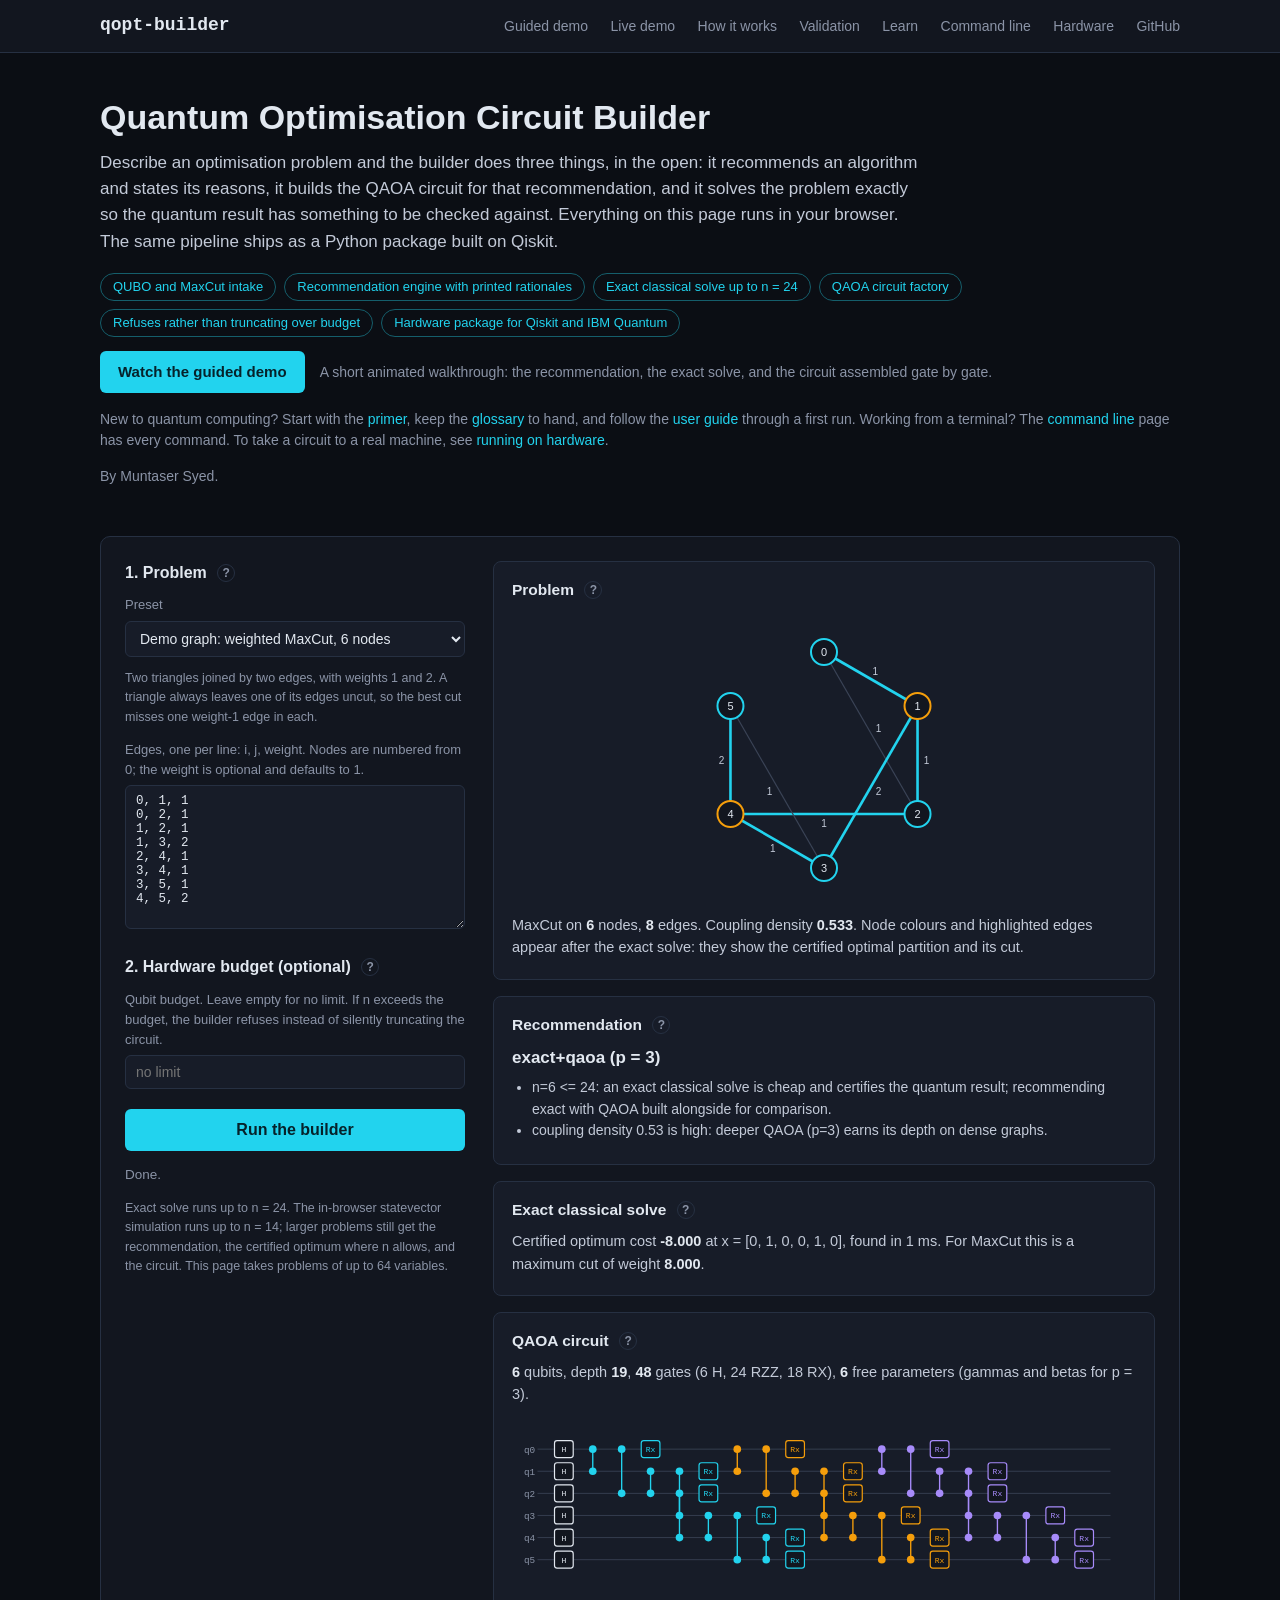
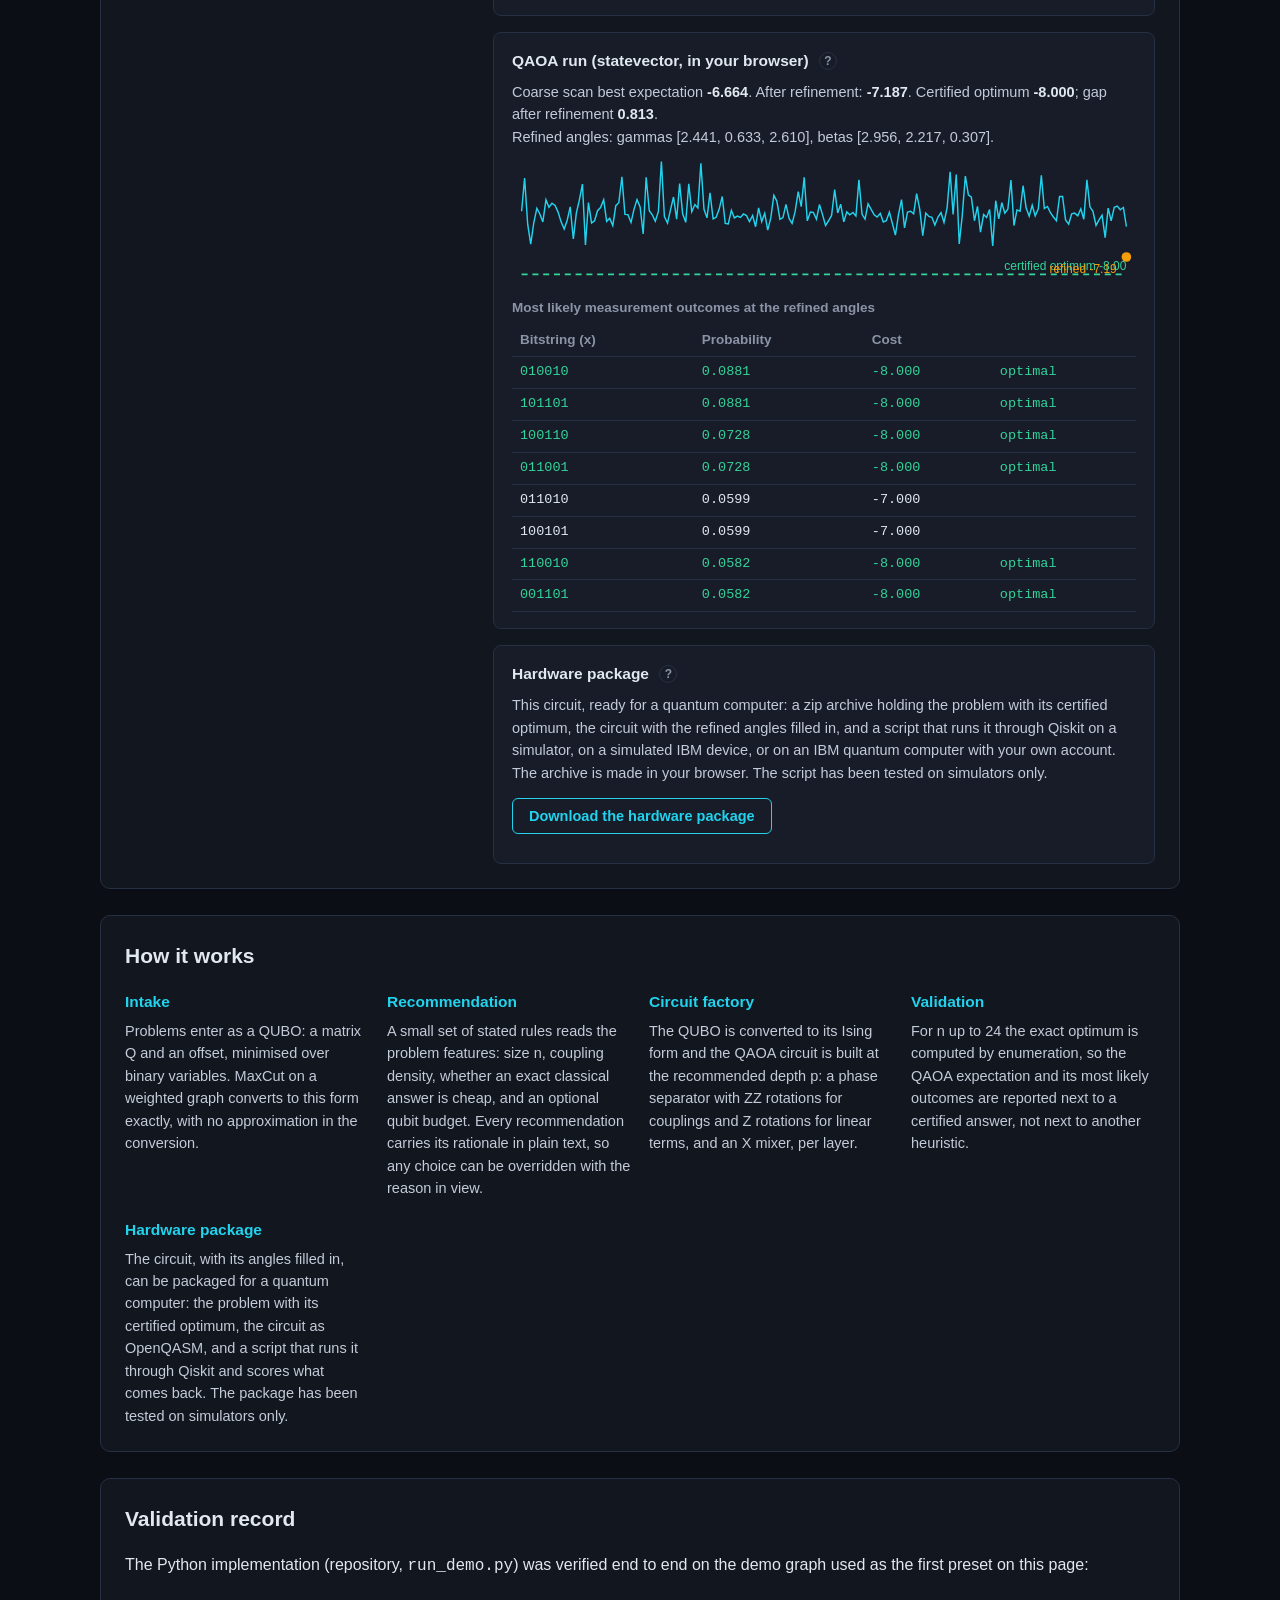
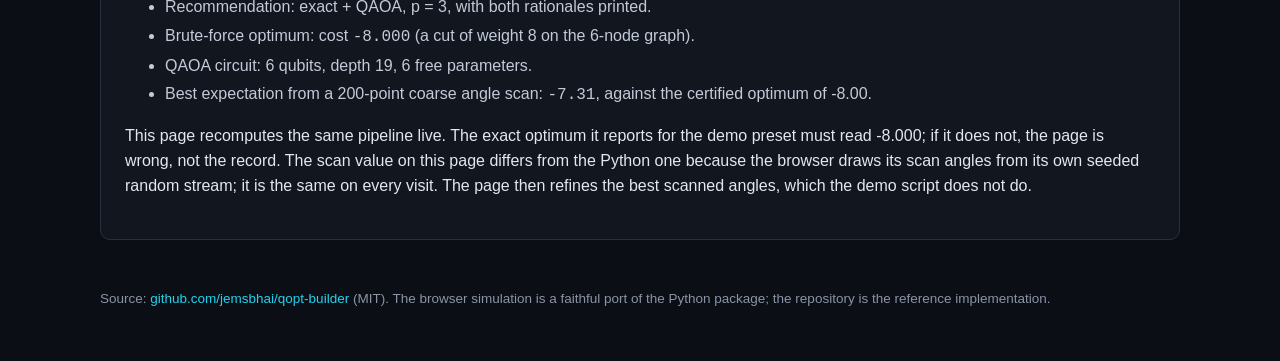
<file: web/index.html>
<!DOCTYPE html>
<html lang="en">
<head>
<meta charset="utf-8">
<meta name="viewport" content="width=device-width, initial-scale=1">
<title>Quantum Optimisation Circuit Builder</title>
<meta name="description" content="Describe an optimisation problem. Get a stated recommendation with its reasons, a built QAOA circuit, and an exact classical answer to check it against. Runs entirely in your browser.">
<link rel="stylesheet" href="styles.css">
</head>
<body>
<header class="site-header">
  <div class="wrap header-row">
    <div class="brand">qopt&#8209;builder</div>
    <nav>
      <a href="demo.html">Guided demo</a>
      <a href="#app">Live demo</a>
      <a href="#how">How it works</a>
      <a href="#validation">Validation</a>
      <a href="learn.html">Learn</a>
      <a href="cli.html">Command line</a>
      <a href="hardware.html">Hardware</a>
      <a href="https://github.com/jemsbhai/qopt-builder">GitHub</a>
    </nav>
  </div>
</header>

<main class="wrap">
  <section class="hero">
    <h1>Quantum Optimisation Circuit Builder</h1>
    <p class="lede">Describe an optimisation problem and the builder does three things, in the open: it recommends an algorithm and states its reasons, it builds the QAOA circuit for that recommendation, and it solves the problem exactly so the quantum result has something to be checked against. Everything on this page runs in your browser. The same pipeline ships as a Python package built on Qiskit.</p>
    <div class="chips">
      <span class="chip">QUBO and MaxCut intake</span>
      <span class="chip">Recommendation engine with printed rationales</span>
      <span class="chip">Exact classical solve up to n = 24</span>
      <span class="chip">QAOA circuit factory</span>
      <span class="chip">Refuses rather than truncating over budget</span>
      <span class="chip">Hardware package for Qiskit and IBM Quantum</span>
    </div>
    <p class="watch"><a class="watch-btn" href="demo.html?autoplay=1">Watch the guided demo</a> A short animated walkthrough: the recommendation, the exact solve, and the circuit assembled gate by gate.</p>
    <p class="learn-line">New to quantum computing? Start with the <a href="learn.html">primer</a>, keep the <a href="glossary.html">glossary</a> to hand, and follow the <a href="guide.html">user guide</a> through a first run. Working from a terminal? The <a href="cli.html">command line</a> page has every command. To take a circuit to a real machine, see <a href="hardware.html">running on hardware</a>.</p>
    <p class="context">By Muntaser Syed.</p>
  </section>

  <section id="app" class="panel app-panel">
    <div class="app-grid">
      <div class="controls">
        <h2>1. Problem <a class="help" href="guide.html#own-problem" title="how to enter a problem" aria-label="Help: how to enter a problem">?</a></h2>
        <label class="field-label" for="preset">Preset</label>
        <select id="preset"></select>
        <p id="preset-about" class="fineprint"></p>

        <div id="edges-box">
          <label class="field-label" for="edges-input">Edges, one per line: i, j, weight. Nodes are numbered from 0; the weight is optional and defaults to 1.</label>
          <textarea id="edges-input" rows="9" spellcheck="false"></textarea>
        </div>
        <div id="qubo-box" hidden>
          <label class="field-label" for="qubo-input">QUBO matrix Q, one row per line, numbers separated by spaces or commas. It must be symmetric or triangular. Cost is x<sup>T</sup>Qx plus the offset, minimised.</label>
          <textarea id="qubo-input" rows="9" spellcheck="false"></textarea>
          <label class="field-label" for="offset-input">Constant offset (optional)</label>
          <input id="offset-input" type="number" step="any" placeholder="0">
        </div>

        <h2>2. Hardware budget (optional) <a class="help" href="guide.html#budget" title="what the qubit budget does" aria-label="Help: what the qubit budget does">?</a></h2>
        <label class="field-label" for="budget">Qubit budget. Leave empty for no limit. If n exceeds the budget, the builder refuses instead of silently truncating the circuit.</label>
        <input id="budget" type="number" min="0" step="1" placeholder="no limit">

        <button id="run" class="run-btn">Run the builder</button>
        <p id="status" class="status" role="status"></p>
        <p class="fineprint">Exact solve runs up to n = 24. The in-browser statevector simulation runs up to n = 14; larger problems still get the recommendation, the certified optimum where n allows, and the circuit. This page takes problems of up to 64 variables.</p>
      </div>

      <div class="results">
        <div id="graph-card" class="result-card" hidden>
          <h3>Problem <a class="help" href="guide.html#problem" title="how to read this card" aria-label="Help: how to read this card">?</a></h3>
          <div id="graph-svg"></div>
          <p id="problem-stats" class="stats-line"></p>
        </div>

        <div id="rec-card" class="result-card" hidden>
          <h3>Recommendation <a class="help" href="guide.html#recommendation" title="how to read this card" aria-label="Help: how to read this card">?</a></h3>
          <p id="rec-algo" class="rec-algo"></p>
          <ul id="rec-reasons"></ul>
        </div>

        <div id="refusal-card" class="result-card refusal" hidden>
          <h3>Builder refusal <a class="help" href="guide.html#refusal" title="why the builder refused" aria-label="Help: why the builder refused">?</a></h3>
          <ul id="refusal-reasons"></ul>
          <p>No circuit was built. Lower n or raise the budget and run again.</p>
        </div>

        <div id="exact-card" class="result-card" hidden>
          <h3>Exact classical solve <a class="help" href="guide.html#exact" title="how to read this card" aria-label="Help: how to read this card">?</a></h3>
          <p id="exact-line" class="stats-line"></p>
        </div>

        <div id="circuit-card" class="result-card" hidden>
          <h3>QAOA circuit <a class="help" href="guide.html#circuit" title="how to read this card" aria-label="Help: how to read this card">?</a></h3>
          <p id="circuit-stats" class="stats-line"></p>
          <div id="circuit-svg" class="circuit-scroll"></div>
        </div>

        <div id="qaoa-card" class="result-card" hidden>
          <h3>QAOA run (statevector, in your browser) <a class="help" href="guide.html#run" title="how to read this card" aria-label="Help: how to read this card">?</a></h3>
          <p id="qaoa-line" class="stats-line"></p>
          <div id="scan-chart"></div>
          <h4>Most likely measurement outcomes at the refined angles</h4>
          <table id="top-table">
            <thead><tr><th>Bitstring (x)</th><th>Probability</th><th>Cost</th><th></th></tr></thead>
            <tbody></tbody>
          </table>
        </div>

        <div id="hardware-card" class="result-card" hidden>
          <h3>Hardware package <a class="help" href="guide.html#package" title="what the package holds and how to run it" aria-label="Help: what the package holds and how to run it">?</a></h3>
          <p id="hardware-line" class="stats-line"></p>
          <button id="package-btn" class="package-btn" type="button">Download the hardware package</button>
          <p id="package-status" class="fineprint" role="status"></p>
        </div>
      </div>
    </div>
  </section>

  <section id="how" class="panel">
    <h2>How it works</h2>
    <div class="steps">
      <div class="step">
        <h3>Intake</h3>
        <p>Problems enter as a QUBO: a matrix Q and an offset, minimised over binary variables. MaxCut on a weighted graph converts to this form exactly, with no approximation in the conversion.</p>
      </div>
      <div class="step">
        <h3>Recommendation</h3>
        <p>A small set of stated rules reads the problem features: size n, coupling density, whether an exact classical answer is cheap, and an optional qubit budget. Every recommendation carries its rationale in plain text, so any choice can be overridden with the reason in view.</p>
      </div>
      <div class="step">
        <h3>Circuit factory</h3>
        <p>The QUBO is converted to its Ising form and the QAOA circuit is built at the recommended depth p: a phase separator with ZZ rotations for couplings and Z rotations for linear terms, and an X mixer, per layer.</p>
      </div>
      <div class="step">
        <h3>Validation</h3>
        <p>For n up to 24 the exact optimum is computed by enumeration, so the QAOA expectation and its most likely outcomes are reported next to a certified answer, not next to another heuristic.</p>
      </div>
      <div class="step">
        <h3>Hardware package</h3>
        <p>The circuit, with its angles filled in, can be packaged for a quantum computer: the problem with its certified optimum, the circuit as OpenQASM, and a script that runs it through Qiskit and scores what comes back. The package has been tested on simulators only.</p>
      </div>
    </div>
  </section>

  <section id="validation" class="panel">
    <h2>Validation record</h2>
    <p>The Python implementation (repository, <span class="mono">run_demo.py</span>) was verified end to end on the demo graph used as the first preset on this page:</p>
    <ul class="record">
      <li>Recommendation: exact + QAOA, p = 3, with both rationales printed.</li>
      <li>Brute-force optimum: cost <span class="mono">-8.000</span> (a cut of weight 8 on the 6-node graph).</li>
      <li>QAOA circuit: 6 qubits, depth 19, 6 free parameters.</li>
      <li>Best expectation from a 200-point coarse angle scan: <span class="mono">-7.31</span>, against the certified optimum of -8.00.</li>
    </ul>
    <p>This page recomputes the same pipeline live. The exact optimum it reports for the demo preset must read -8.000; if it does not, the page is wrong, not the record. The scan value on this page differs from the Python one because the browser draws its scan angles from its own seeded random stream; it is the same on every visit. The page then refines the best scanned angles, which the demo script does not do.</p>
  </section>

  <footer>
    <p>Source: <a href="https://github.com/jemsbhai/qopt-builder">github.com/jemsbhai/qopt-builder</a> (MIT). The browser simulation is a faithful port of the Python package; the repository is the reference implementation.</p>
  </footer>
</main>

<script src="qubo.js"></script>
<script src="qaoa.js"></script>
<script src="circuit.js"></script>
<script src="presets.js"></script>
<script src="package-text.js"></script>
<script src="package.js"></script>
<script src="app.js"></script>
</body>
</html>
</file>
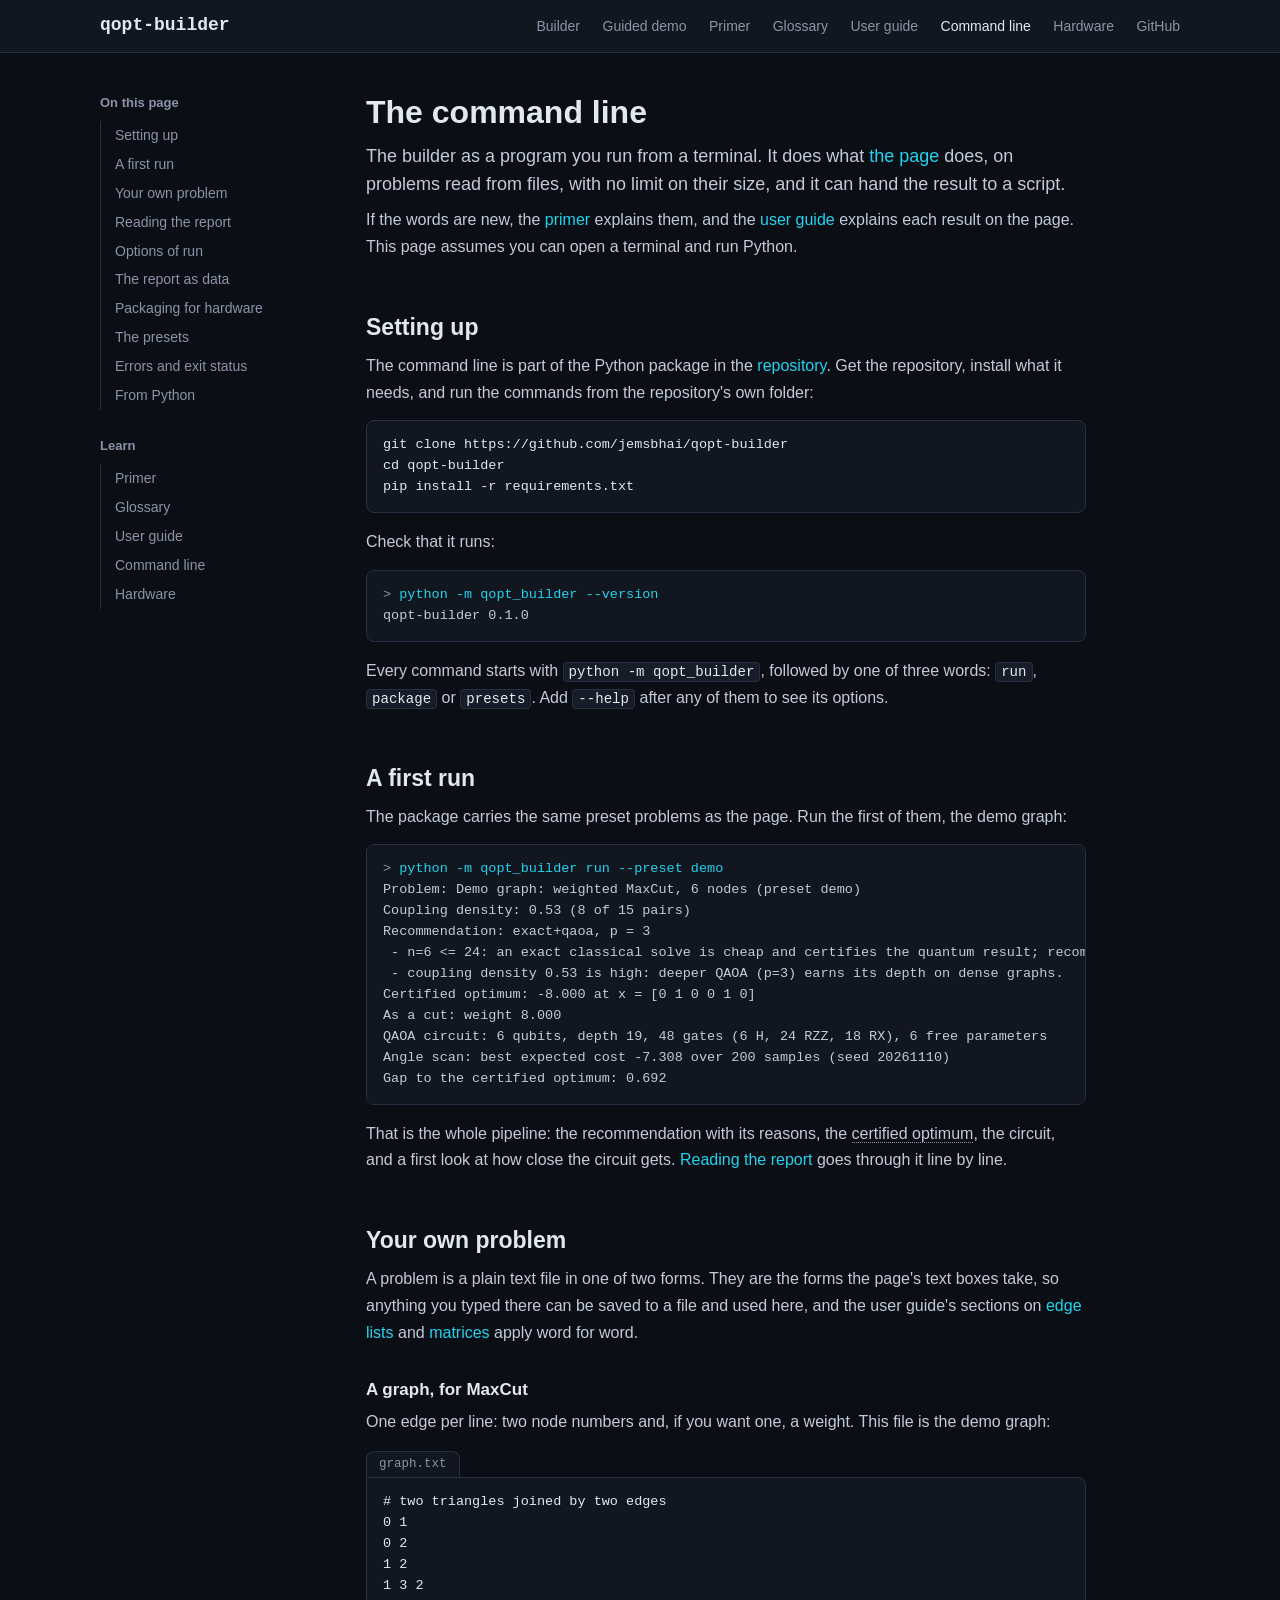
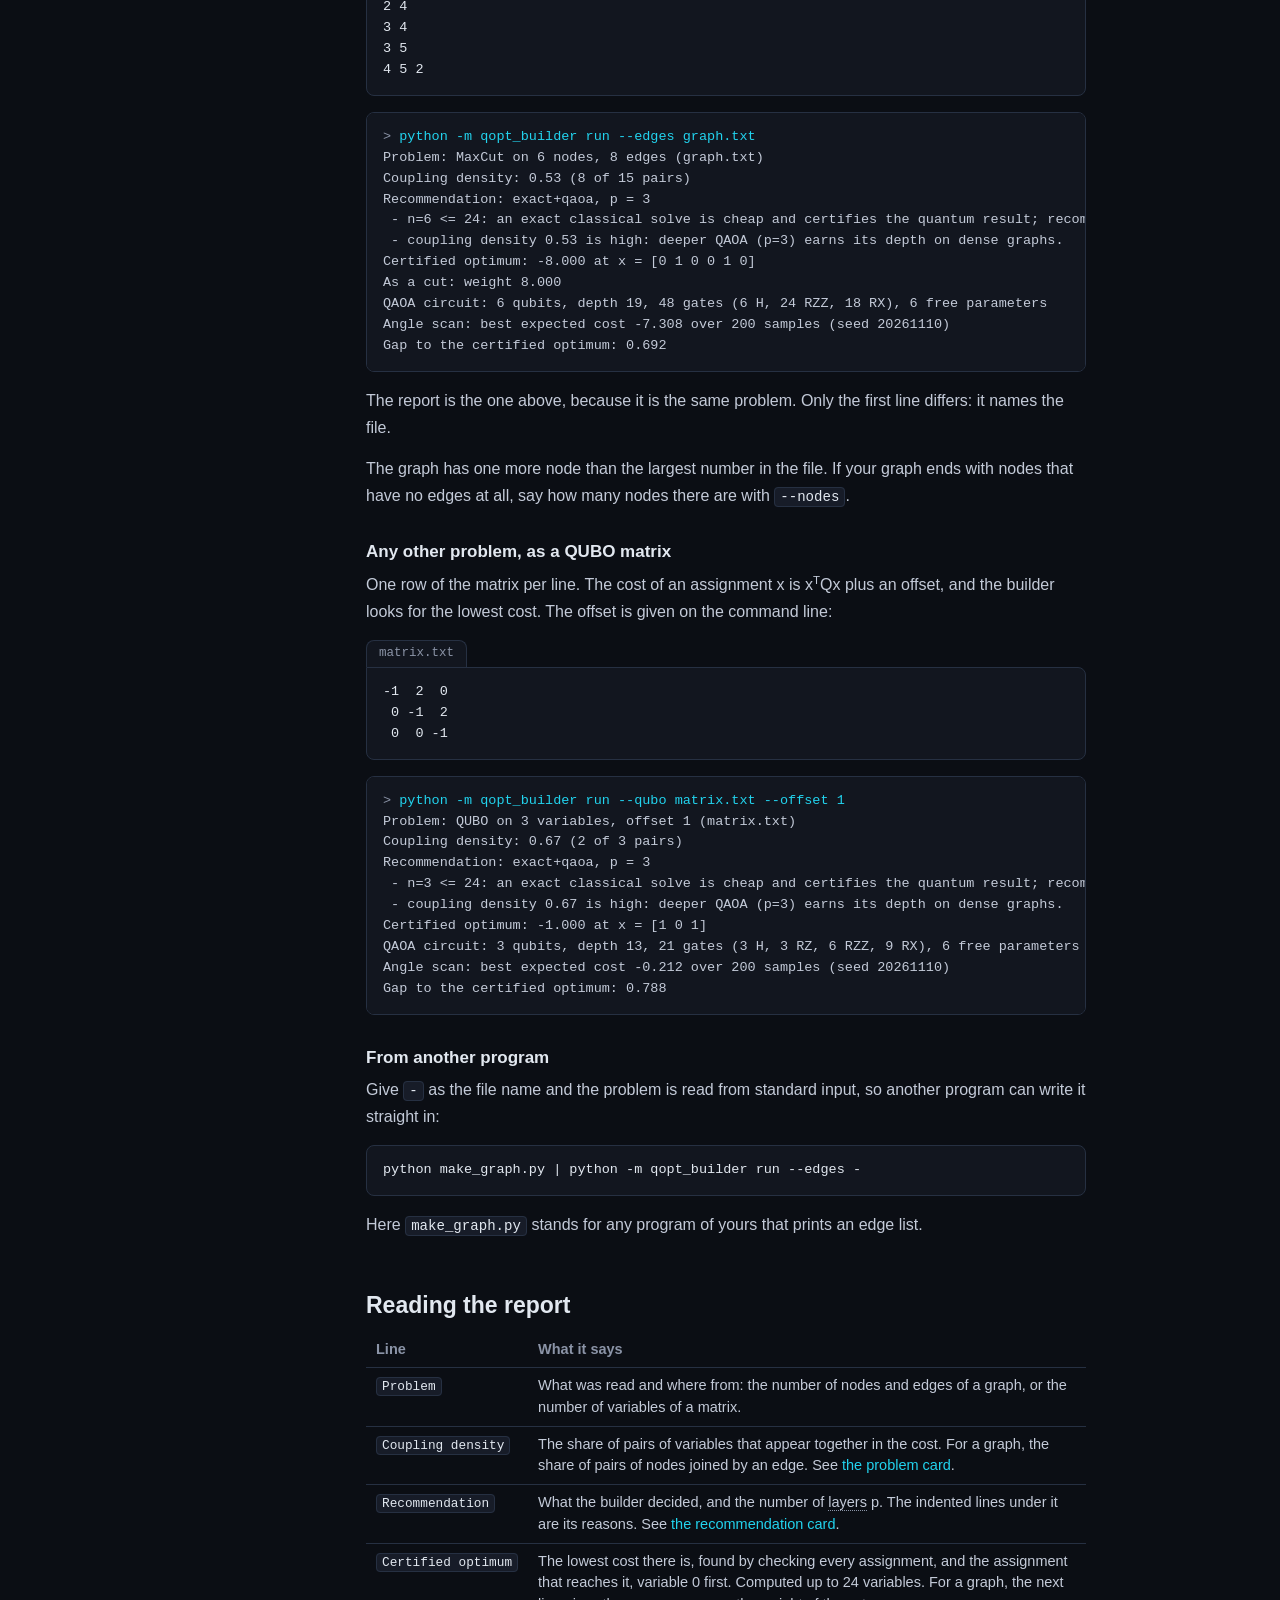
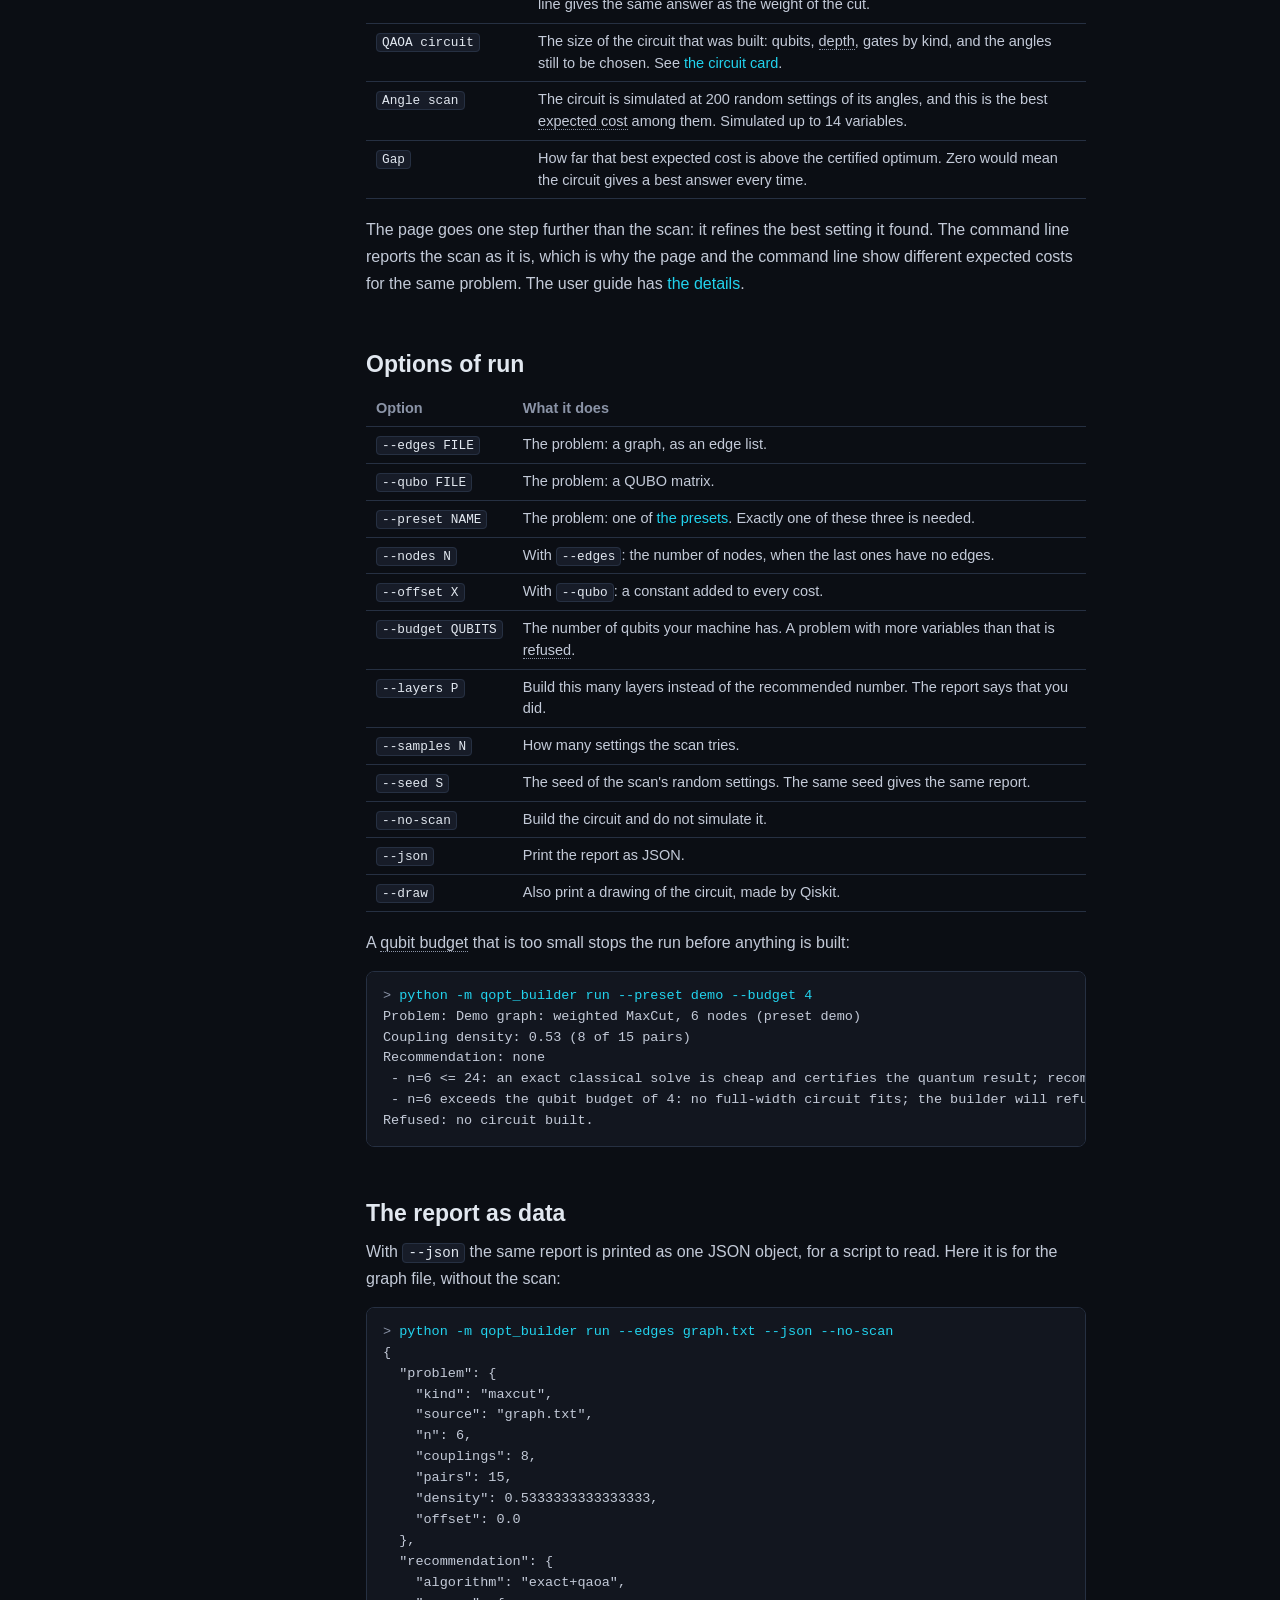
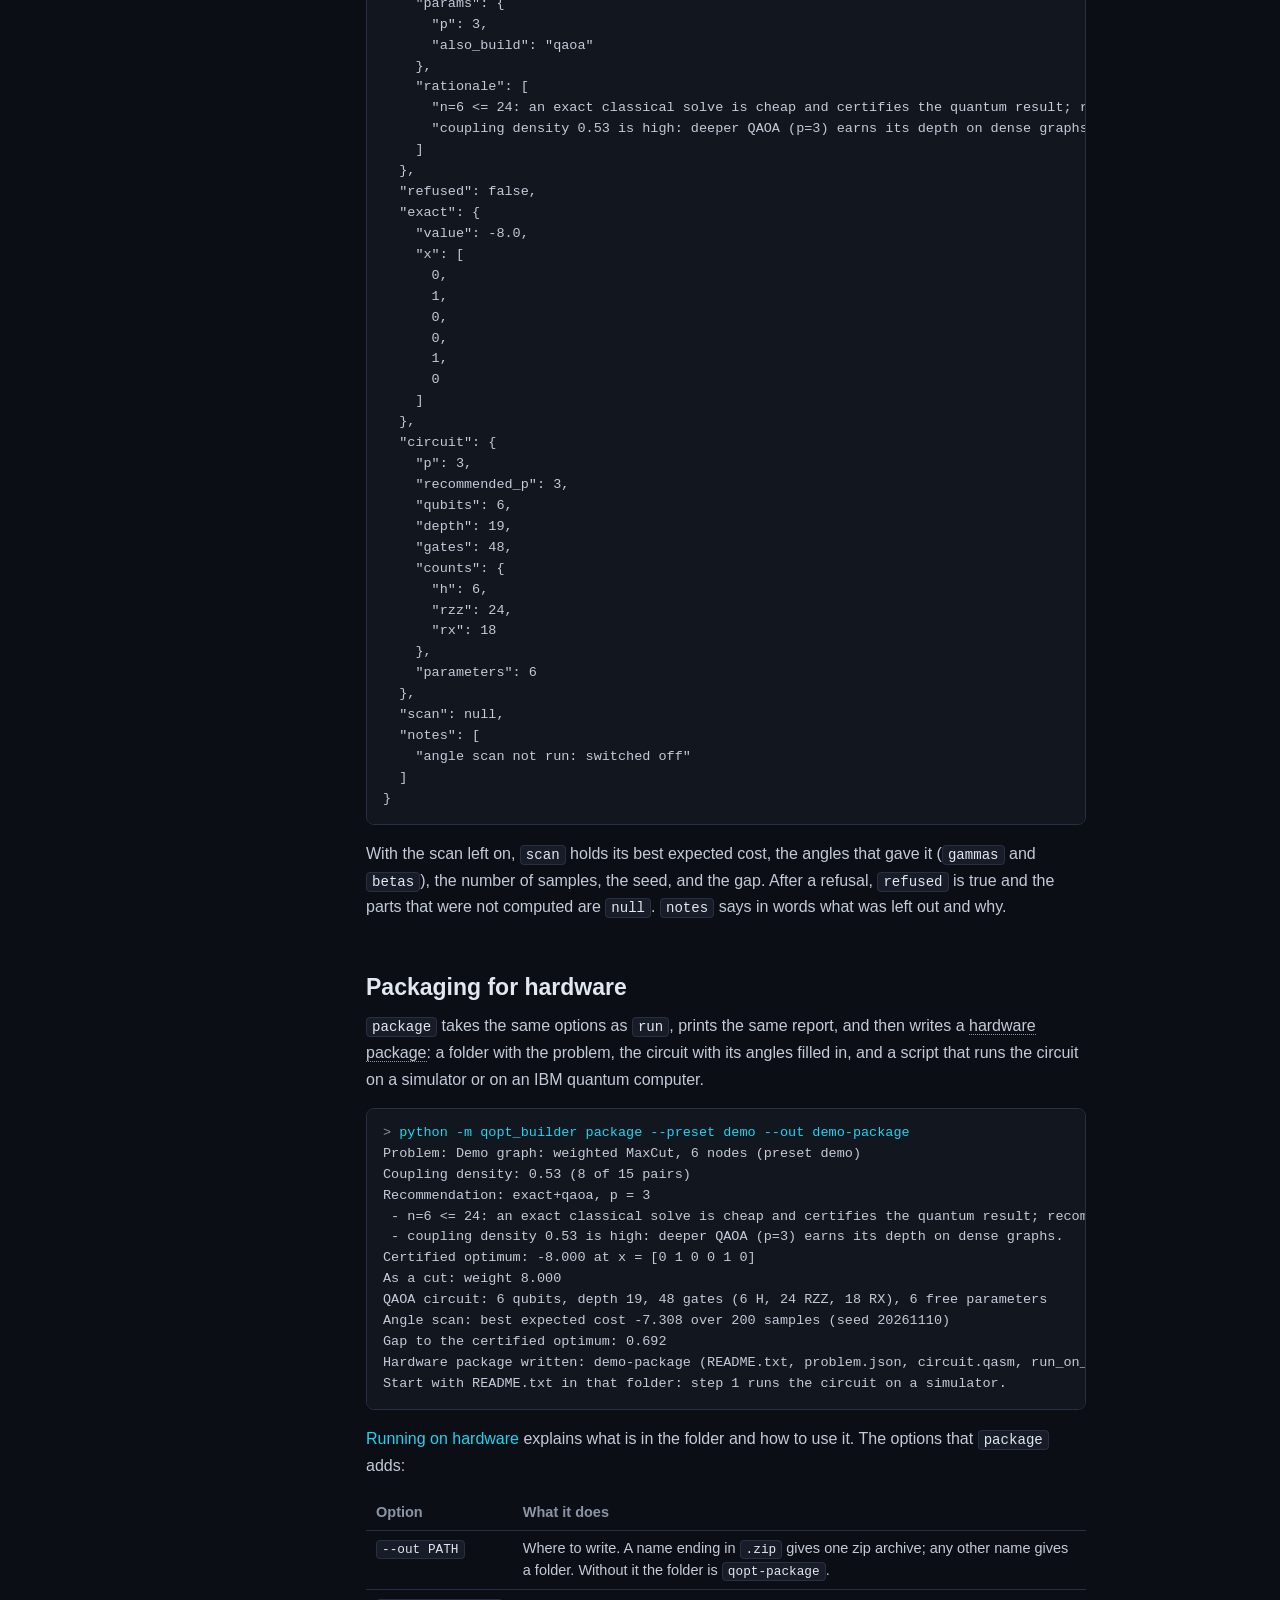
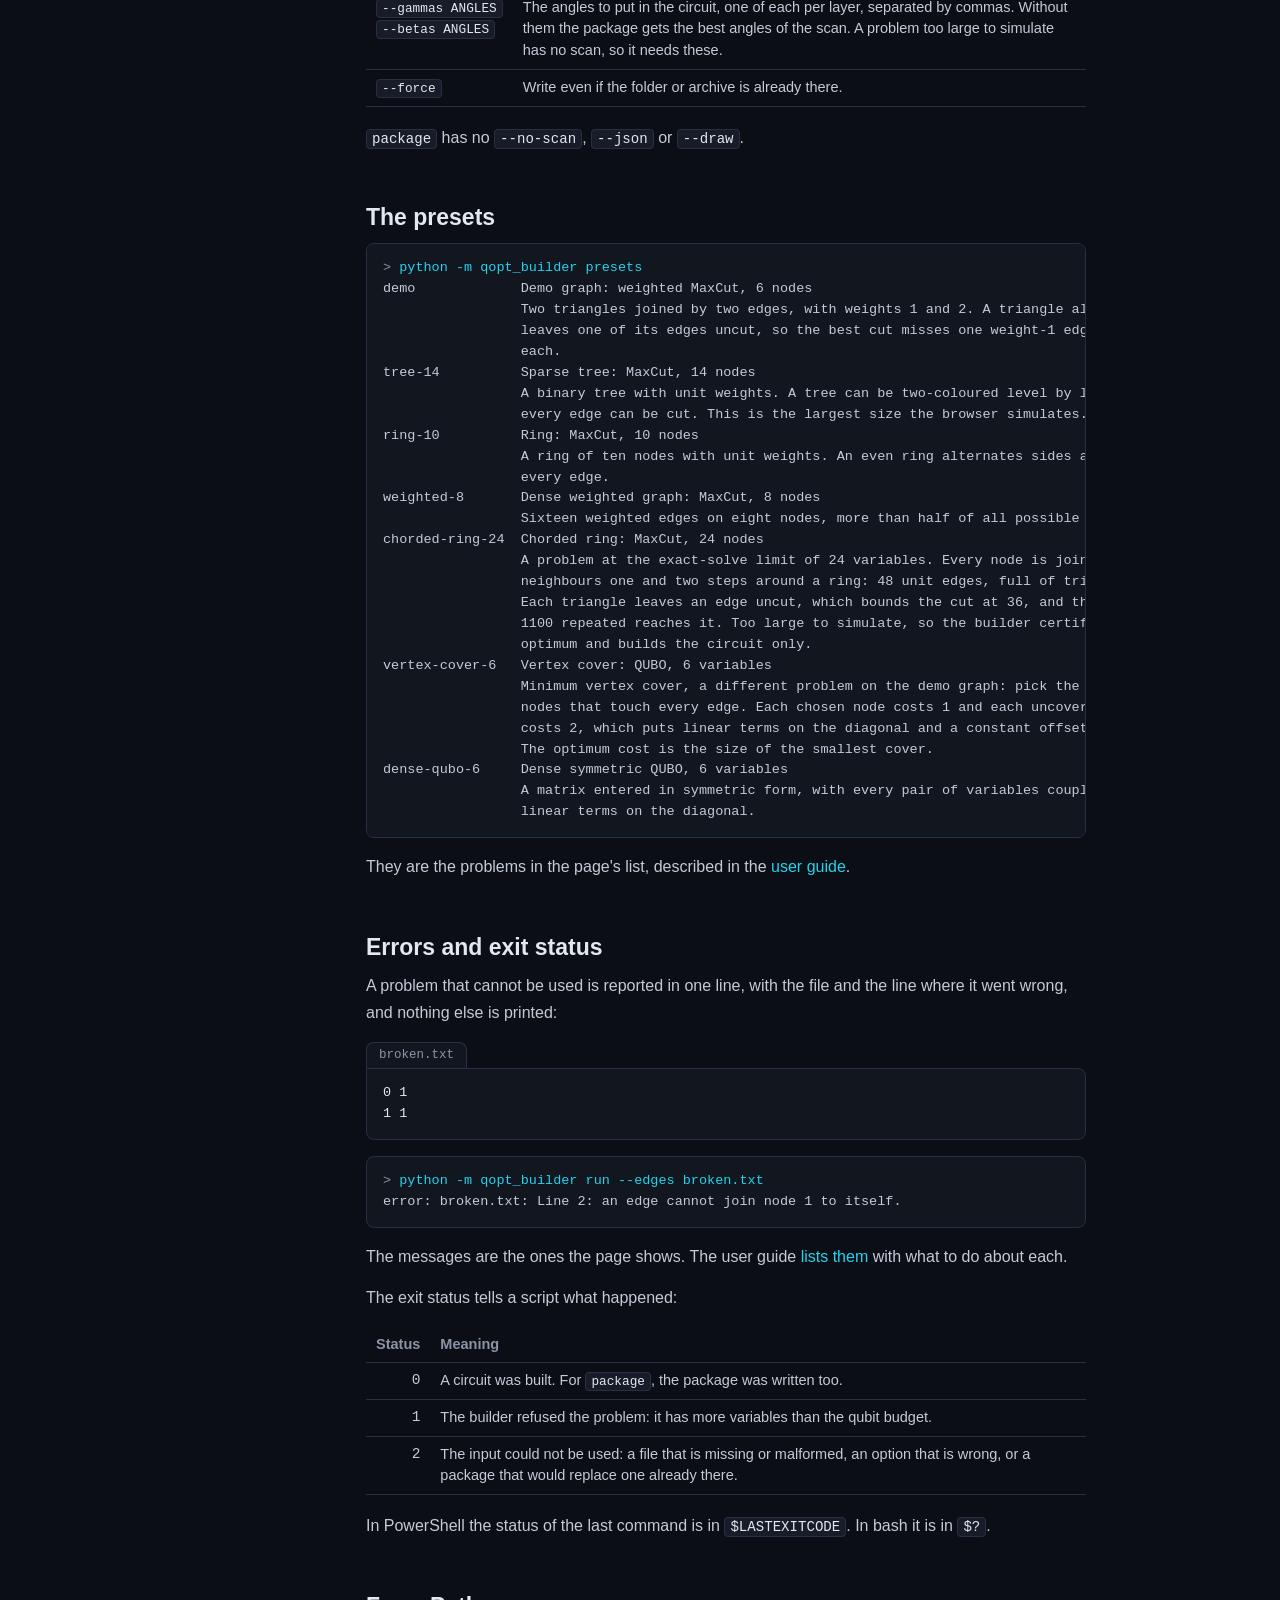
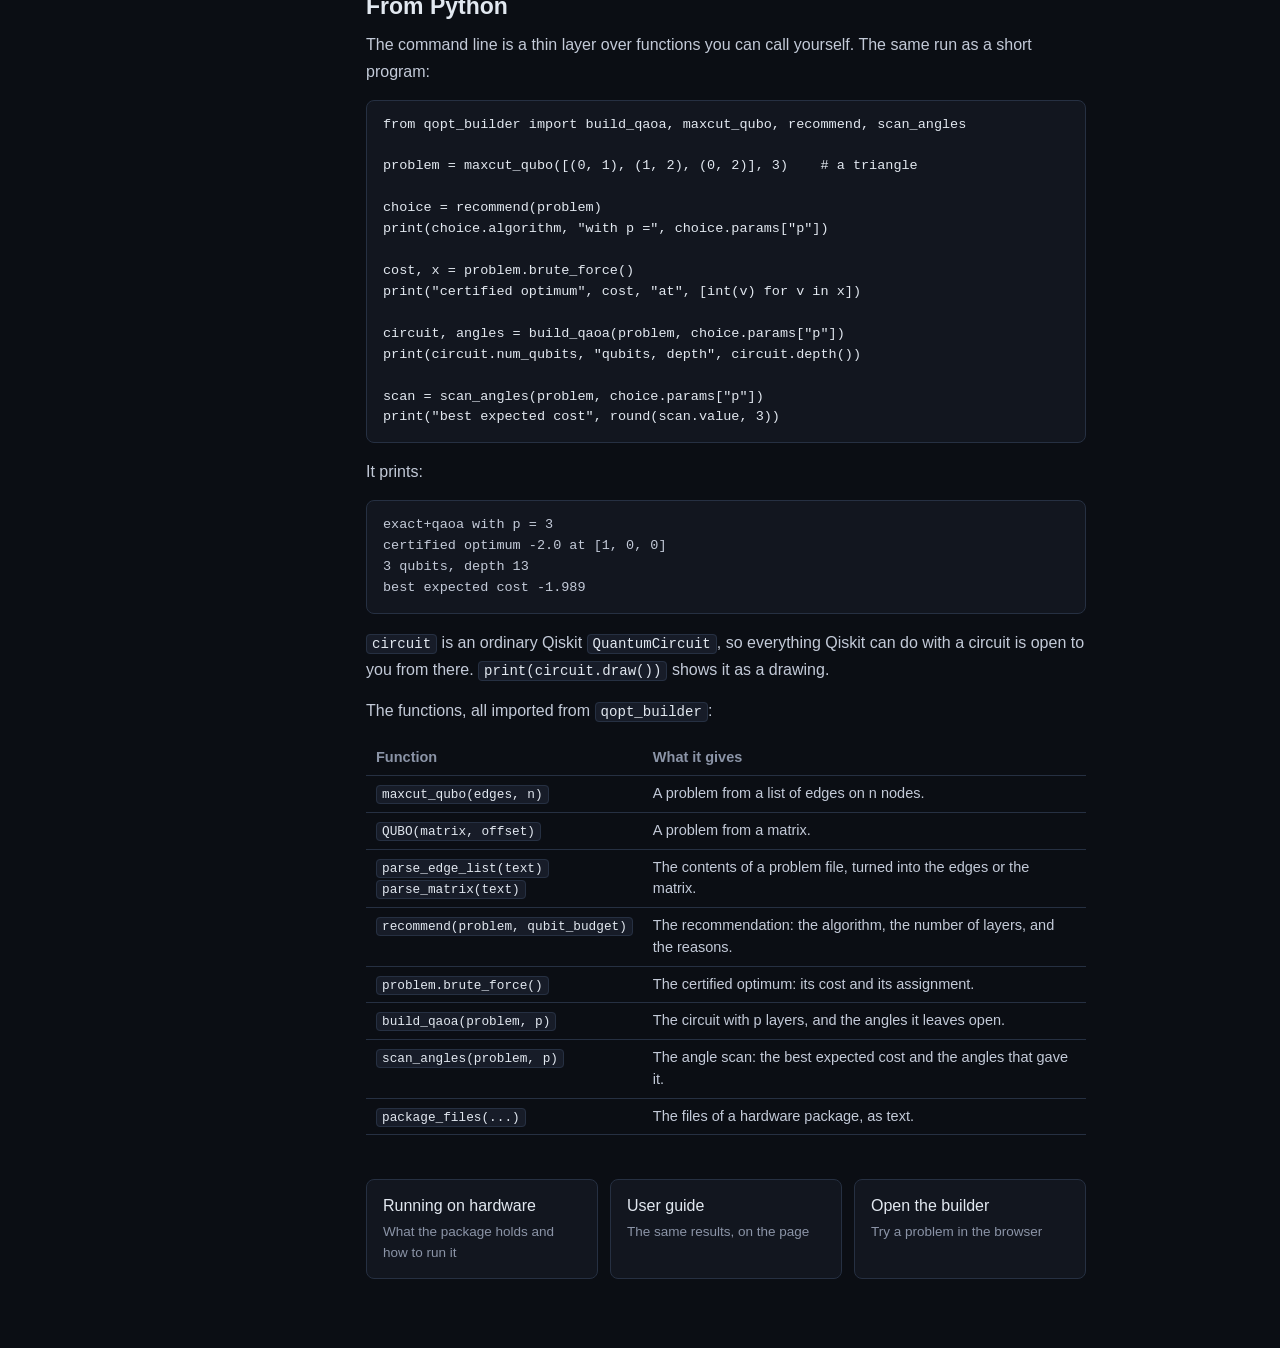
<file: web/cli.html>
<!DOCTYPE html>
<html lang="en">
<head>
<meta charset="utf-8">
<meta name="viewport" content="width=device-width, initial-scale=1">
<title>Command line: the Quantum Optimisation Circuit Builder</title>
<meta name="description" content="How to use the Quantum Optimisation Circuit Builder from a terminal: run a problem from a file, read the report, get the results as JSON, package a circuit for quantum hardware, and call the same functions from Python.">
<link rel="stylesheet" href="styles.css">
<link rel="stylesheet" href="docs.css">
</head>
<body>
<header class="site-header">
  <div class="wrap header-row">
    <a class="brand" href="index.html">qopt&#8209;builder</a>
    <nav aria-label="Site">
      <a href="index.html#app">Builder</a>
      <a href="demo.html">Guided demo</a>
      <a href="learn.html">Primer</a>
      <a href="glossary.html">Glossary</a>
      <a href="guide.html">User guide</a>
      <a href="cli.html" aria-current="page">Command line</a>
      <a href="hardware.html">Hardware</a>
      <a href="https://github.com/jemsbhai/qopt-builder">GitHub</a>
    </nav>
  </div>
</header>

<main class="wrap doc">
  <nav class="toc" aria-label="On this page">
    <h2>On this page</h2>
    <ol>
      <li><a href="#setup">Setting up</a></li>
      <li><a href="#first-run">A first run</a></li>
      <li><a href="#problem-files">Your own problem</a></li>
      <li><a href="#output">Reading the report</a></li>
      <li><a href="#options">Options of run</a></li>
      <li><a href="#json">The report as data</a></li>
      <li><a href="#package">Packaging for hardware</a></li>
      <li><a href="#presets">The presets</a></li>
      <li><a href="#errors">Errors and exit status</a></li>
      <li><a href="#python">From Python</a></li>
    </ol>
    <div class="pages">
      <h2>Learn</h2>
      <ol>
        <li><a href="learn.html">Primer</a></li>
        <li><a href="glossary.html">Glossary</a></li>
        <li><a href="guide.html">User guide</a></li>
        <li><a href="cli.html">Command line</a></li>
        <li><a href="hardware.html">Hardware</a></li>
      </ol>
    </div>
  </nav>

  <article class="doc-body">
    <h1>The command line</h1>
    <p class="lede">The builder as a program you run from a terminal. It does what <a href="index.html#app">the page</a> does, on problems read from files, with no limit on their size, and it can hand the result to a script.</p>
    <p>If the words are new, the <a href="learn.html">primer</a> explains them, and the <a href="guide.html">user guide</a> explains each result on the page. This page assumes you can open a terminal and run Python.</p>

    <h2 id="setup">Setting up</h2>
    <p>The command line is part of the Python package in the <a href="https://github.com/jemsbhai/qopt-builder">repository</a>. Get the repository, install what it needs, and run the commands from the repository's own folder:</p>
    <pre>git clone https://github.com/jemsbhai/qopt-builder
cd qopt-builder
pip install -r requirements.txt</pre>
    <p>Check that it runs:</p>
    <pre class="term" data-run="--version"><span class="cmd">python -m qopt_builder --version</span>
qopt-builder 0.1.0</pre>
    <p>Every command starts with <code>python -m qopt_builder</code>, followed by one of three words: <code>run</code>, <code>package</code> or <code>presets</code>. Add <code>--help</code> after any of them to see its options.</p>

    <h2 id="first-run">A first run</h2>
    <p>The package carries the same preset problems as the page. Run the first of them, the demo graph:</p>
    <pre class="term" data-run="run --preset demo"><span class="cmd">python -m qopt_builder run --preset demo</span>
Problem: Demo graph: weighted MaxCut, 6 nodes (preset demo)
Coupling density: 0.53 (8 of 15 pairs)
Recommendation: exact+qaoa, p = 3
 - n=6 &lt;= 24: an exact classical solve is cheap and certifies the quantum result; recommending exact with QAOA built alongside for comparison.
 - coupling density 0.53 is high: deeper QAOA (p=3) earns its depth on dense graphs.
Certified optimum: -8.000 at x = [0 1 0 0 1 0]
As a cut: weight 8.000
QAOA circuit: 6 qubits, depth 19, 48 gates (6 H, 24 RZZ, 18 RX), 6 free parameters
Angle scan: best expected cost -7.308 over 200 samples (seed 20261110)
Gap to the certified optimum: 0.692</pre>
    <p>That is the whole pipeline: the recommendation with its reasons, the <a class="term" href="glossary.html#term-certified-optimum">certified optimum</a>, the circuit, and a first look at how close the circuit gets. <a href="#output">Reading the report</a> goes through it line by line.</p>

    <h2 id="problem-files">Your own problem</h2>
    <p>A problem is a plain text file in one of two forms. They are the forms the page's text boxes take, so anything you typed there can be saved to a file and used here, and the user guide's sections on <a href="guide.html#edges">edge lists</a> and <a href="guide.html#matrix">matrices</a> apply word for word.</p>

    <h3 id="edges-file">A graph, for MaxCut</h3>
    <p>One edge per line: two node numbers and, if you want one, a weight. This file is the demo graph:</p>
    <div class="file"><div class="name">graph.txt</div><pre data-file="graph.txt"># two triangles joined by two edges
0 1
0 2
1 2
1 3 2
2 4
3 4
3 5
4 5 2</pre></div>
    <pre class="term" data-run="run --edges graph.txt"><span class="cmd">python -m qopt_builder run --edges graph.txt</span>
Problem: MaxCut on 6 nodes, 8 edges (graph.txt)
Coupling density: 0.53 (8 of 15 pairs)
Recommendation: exact+qaoa, p = 3
 - n=6 &lt;= 24: an exact classical solve is cheap and certifies the quantum result; recommending exact with QAOA built alongside for comparison.
 - coupling density 0.53 is high: deeper QAOA (p=3) earns its depth on dense graphs.
Certified optimum: -8.000 at x = [0 1 0 0 1 0]
As a cut: weight 8.000
QAOA circuit: 6 qubits, depth 19, 48 gates (6 H, 24 RZZ, 18 RX), 6 free parameters
Angle scan: best expected cost -7.308 over 200 samples (seed 20261110)
Gap to the certified optimum: 0.692</pre>
    <p>The report is the one above, because it is the same problem. Only the first line differs: it names the file.</p>
    <p>The graph has one more node than the largest number in the file. If your graph ends with nodes that have no edges at all, say how many nodes there are with <code>--nodes</code>.</p>

    <h3 id="matrix-file">Any other problem, as a QUBO matrix</h3>
    <p>One row of the matrix per line. The cost of an assignment x is x<sup>T</sup>Qx plus an offset, and the builder looks for the lowest cost. The offset is given on the command line:</p>
    <div class="file"><div class="name">matrix.txt</div><pre data-file="matrix.txt">-1  2  0
 0 -1  2
 0  0 -1</pre></div>
    <pre class="term" data-run="run --qubo matrix.txt --offset 1"><span class="cmd">python -m qopt_builder run --qubo matrix.txt --offset 1</span>
Problem: QUBO on 3 variables, offset 1 (matrix.txt)
Coupling density: 0.67 (2 of 3 pairs)
Recommendation: exact+qaoa, p = 3
 - n=3 &lt;= 24: an exact classical solve is cheap and certifies the quantum result; recommending exact with QAOA built alongside for comparison.
 - coupling density 0.67 is high: deeper QAOA (p=3) earns its depth on dense graphs.
Certified optimum: -1.000 at x = [1 0 1]
QAOA circuit: 3 qubits, depth 13, 21 gates (3 H, 3 RZ, 6 RZZ, 9 RX), 6 free parameters
Angle scan: best expected cost -0.212 over 200 samples (seed 20261110)
Gap to the certified optimum: 0.788</pre>

    <h3 id="stdin">From another program</h3>
    <p>Give <code>-</code> as the file name and the problem is read from standard input, so another program can write it straight in:</p>
    <pre>python make_graph.py | python -m qopt_builder run --edges -</pre>
    <p>Here <code>make_graph.py</code> stands for any program of yours that prints an edge list.</p>

    <h2 id="output">Reading the report</h2>
    <div class="scroll"><table>
      <thead><tr><th>Line</th><th>What it says</th></tr></thead>
      <tbody>
        <tr><td class="keep"><code>Problem</code></td><td>What was read and where from: the number of nodes and edges of a graph, or the number of variables of a matrix.</td></tr>
        <tr><td class="keep"><code>Coupling density</code></td><td>The share of pairs of variables that appear together in the cost. For a graph, the share of pairs of nodes joined by an edge. See <a href="guide.html#problem">the problem card</a>.</td></tr>
        <tr><td class="keep"><code>Recommendation</code></td><td>What the builder decided, and the number of <a class="term" href="glossary.html#term-layer">layers</a> p. The indented lines under it are its reasons. See <a href="guide.html#recommendation">the recommendation card</a>.</td></tr>
        <tr><td class="keep"><code>Certified optimum</code></td><td>The lowest cost there is, found by checking every assignment, and the assignment that reaches it, variable 0 first. Computed up to <span data-fact="exact-limit">24</span> variables. For a graph, the next line gives the same answer as the weight of the cut.</td></tr>
        <tr><td class="keep"><code>QAOA circuit</code></td><td>The size of the circuit that was built: qubits, <a class="term" href="glossary.html#term-depth">depth</a>, gates by kind, and the angles still to be chosen. See <a href="guide.html#circuit">the circuit card</a>.</td></tr>
        <tr><td class="keep"><code>Angle scan</code></td><td>The circuit is simulated at <span data-fact="scan-samples">200</span> random settings of its angles, and this is the best <a class="term" href="glossary.html#term-expected-cost">expected cost</a> among them. Simulated up to <span data-fact="simulation-limit">14</span> variables.</td></tr>
        <tr><td class="keep"><code>Gap</code></td><td>How far that best expected cost is above the certified optimum. Zero would mean the circuit gives a best answer every time.</td></tr>
      </tbody>
    </table></div>
    <p>The page goes one step further than the scan: it refines the best setting it found. The command line reports the scan as it is, which is why the page and the command line show different expected costs for the same problem. The user guide has <a href="guide.html#q-scan-differs">the details</a>.</p>

    <h2 id="options">Options of run</h2>
    <div class="scroll"><table>
      <thead><tr><th>Option</th><th>What it does</th></tr></thead>
      <tbody>
        <tr><td class="keep"><code>--edges FILE</code></td><td>The problem: a graph, as an edge list.</td></tr>
        <tr><td class="keep"><code>--qubo FILE</code></td><td>The problem: a QUBO matrix.</td></tr>
        <tr><td class="keep"><code>--preset NAME</code></td><td>The problem: one of <a href="#presets">the presets</a>. Exactly one of these three is needed.</td></tr>
        <tr><td class="keep"><code>--nodes N</code></td><td>With <code>--edges</code>: the number of nodes, when the last ones have no edges.</td></tr>
        <tr><td class="keep"><code>--offset X</code></td><td>With <code>--qubo</code>: a constant added to every cost.</td></tr>
        <tr><td class="keep"><code>--budget QUBITS</code></td><td>The number of qubits your machine has. A problem with more variables than that is <a class="term" href="glossary.html#term-refusal">refused</a>.</td></tr>
        <tr><td class="keep"><code>--layers P</code></td><td>Build this many layers instead of the recommended number. The report says that you did.</td></tr>
        <tr><td class="keep"><code>--samples N</code></td><td>How many settings the scan tries.</td></tr>
        <tr><td class="keep"><code>--seed S</code></td><td>The seed of the scan's random settings. The same seed gives the same report.</td></tr>
        <tr><td class="keep"><code>--no-scan</code></td><td>Build the circuit and do not simulate it.</td></tr>
        <tr><td class="keep"><code>--json</code></td><td>Print the report as JSON.</td></tr>
        <tr><td class="keep"><code>--draw</code></td><td>Also print a drawing of the circuit, made by Qiskit.</td></tr>
      </tbody>
    </table></div>
    <p>A <a class="term" href="glossary.html#term-budget">qubit budget</a> that is too small stops the run before anything is built:</p>
    <pre class="term" data-run="run --preset demo --budget 4" data-exit="1"><span class="cmd">python -m qopt_builder run --preset demo --budget 4</span>
Problem: Demo graph: weighted MaxCut, 6 nodes (preset demo)
Coupling density: 0.53 (8 of 15 pairs)
Recommendation: none
 - n=6 &lt;= 24: an exact classical solve is cheap and certifies the quantum result; recommending exact with QAOA built alongside for comparison.
 - n=6 exceeds the qubit budget of 4: no full-width circuit fits; the builder will refuse rather than silently truncate.
Refused: no circuit built.</pre>

    <h2 id="json">The report as data</h2>
    <p>With <code>--json</code> the same report is printed as one JSON object, for a script to read. Here it is for the graph file, without the scan:</p>
    <pre class="term" data-run="run --edges graph.txt --json --no-scan"><span class="cmd">python -m qopt_builder run --edges graph.txt --json --no-scan</span>
{
  "problem": {
    "kind": "maxcut",
    "source": "graph.txt",
    "n": 6,
    "couplings": 8,
    "pairs": 15,
    "density": 0.5333333333333333,
    "offset": 0.0
  },
  "recommendation": {
    "algorithm": "exact+qaoa",
    "params": {
      "p": 3,
      "also_build": "qaoa"
    },
    "rationale": [
      "n=6 &lt;= 24: an exact classical solve is cheap and certifies the quantum result; recommending exact with QAOA built alongside for comparison.",
      "coupling density 0.53 is high: deeper QAOA (p=3) earns its depth on dense graphs."
    ]
  },
  "refused": false,
  "exact": {
    "value": -8.0,
    "x": [
      0,
      1,
      0,
      0,
      1,
      0
    ]
  },
  "circuit": {
    "p": 3,
    "recommended_p": 3,
    "qubits": 6,
    "depth": 19,
    "gates": 48,
    "counts": {
      "h": 6,
      "rzz": 24,
      "rx": 18
    },
    "parameters": 6
  },
  "scan": null,
  "notes": [
    "angle scan not run: switched off"
  ]
}</pre>
    <p>With the scan left on, <code>scan</code> holds its best expected cost, the angles that gave it (<code>gammas</code> and <code>betas</code>), the number of samples, the seed, and the gap. After a refusal, <code>refused</code> is true and the parts that were not computed are <code>null</code>. <code>notes</code> says in words what was left out and why.</p>

    <h2 id="package">Packaging for hardware</h2>
    <p><code>package</code> takes the same options as <code>run</code>, prints the same report, and then writes a <a class="term" href="glossary.html#term-hardware-package">hardware package</a>: a folder with the problem, the circuit with its angles filled in, and a script that runs the circuit on a simulator or on an IBM quantum computer.</p>
    <pre class="term" data-run="package --preset demo --out demo-package"><span class="cmd">python -m qopt_builder package --preset demo --out demo-package</span>
Problem: Demo graph: weighted MaxCut, 6 nodes (preset demo)
Coupling density: 0.53 (8 of 15 pairs)
Recommendation: exact+qaoa, p = 3
 - n=6 &lt;= 24: an exact classical solve is cheap and certifies the quantum result; recommending exact with QAOA built alongside for comparison.
 - coupling density 0.53 is high: deeper QAOA (p=3) earns its depth on dense graphs.
Certified optimum: -8.000 at x = [0 1 0 0 1 0]
As a cut: weight 8.000
QAOA circuit: 6 qubits, depth 19, 48 gates (6 H, 24 RZZ, 18 RX), 6 free parameters
Angle scan: best expected cost -7.308 over 200 samples (seed 20261110)
Gap to the certified optimum: 0.692
Hardware package written: demo-package (README.txt, problem.json, circuit.qasm, run_on_ibm.py, requirements.txt)
Start with README.txt in that folder: step 1 runs the circuit on a simulator.</pre>
    <p><a href="hardware.html">Running on hardware</a> explains what is in the folder and how to use it. The options that <code>package</code> adds:</p>
    <div class="scroll"><table>
      <thead><tr><th>Option</th><th>What it does</th></tr></thead>
      <tbody>
        <tr><td class="keep"><code>--out PATH</code></td><td>Where to write. A name ending in <code>.zip</code> gives one zip archive; any other name gives a folder. Without it the folder is <code>qopt-package</code>.</td></tr>
        <tr><td class="keep"><code>--gammas ANGLES</code><br><code>--betas ANGLES</code></td><td>The angles to put in the circuit, one of each per layer, separated by commas. Without them the package gets the best angles of the scan. A problem too large to simulate has no scan, so it needs these.</td></tr>
        <tr><td class="keep"><code>--force</code></td><td>Write even if the folder or archive is already there.</td></tr>
      </tbody>
    </table></div>
    <p><code>package</code> has no <code>--no-scan</code>, <code>--json</code> or <code>--draw</code>.</p>

    <h2 id="presets">The presets</h2>
    <pre class="term" data-run="presets"><span class="cmd">python -m qopt_builder presets</span>
demo             Demo graph: weighted MaxCut, 6 nodes
                 Two triangles joined by two edges, with weights 1 and 2. A triangle always
                 leaves one of its edges uncut, so the best cut misses one weight-1 edge in
                 each.
tree-14          Sparse tree: MaxCut, 14 nodes
                 A binary tree with unit weights. A tree can be two-coloured level by level, so
                 every edge can be cut. This is the largest size the browser simulates.
ring-10          Ring: MaxCut, 10 nodes
                 A ring of ten nodes with unit weights. An even ring alternates sides and cuts
                 every edge.
weighted-8       Dense weighted graph: MaxCut, 8 nodes
                 Sixteen weighted edges on eight nodes, more than half of all possible pairs.
chorded-ring-24  Chorded ring: MaxCut, 24 nodes
                 A problem at the exact-solve limit of 24 variables. Every node is joined to its
                 neighbours one and two steps around a ring: 48 unit edges, full of triangles.
                 Each triangle leaves an edge uncut, which bounds the cut at 36, and the pattern
                 1100 repeated reaches it. Too large to simulate, so the builder certifies the
                 optimum and builds the circuit only.
vertex-cover-6   Vertex cover: QUBO, 6 variables
                 Minimum vertex cover, a different problem on the demo graph: pick the fewest
                 nodes that touch every edge. Each chosen node costs 1 and each uncovered edge
                 costs 2, which puts linear terms on the diagonal and a constant offset of 16.
                 The optimum cost is the size of the smallest cover.
dense-qubo-6     Dense symmetric QUBO, 6 variables
                 A matrix entered in symmetric form, with every pair of variables coupled and
                 linear terms on the diagonal.</pre>
    <p>They are the problems in the page's list, described in the <a href="guide.html#presets">user guide</a>.</p>

    <h2 id="errors">Errors and exit status</h2>
    <p>A problem that cannot be used is reported in one line, with the file and the line where it went wrong, and nothing else is printed:</p>
    <div class="file"><div class="name">broken.txt</div><pre data-file="broken.txt">0 1
1 1</pre></div>
    <pre class="term" data-run="run --edges broken.txt" data-exit="2"><span class="cmd">python -m qopt_builder run --edges broken.txt</span>
error: broken.txt: Line 2: an edge cannot join node 1 to itself.</pre>
    <p>The messages are the ones the page shows. The user guide <a href="guide.html#errors">lists them</a> with what to do about each.</p>
    <p>The exit status tells a script what happened:</p>
    <div class="scroll"><table>
      <thead><tr><th class="num">Status</th><th>Meaning</th></tr></thead>
      <tbody>
        <tr><td class="num">0</td><td>A circuit was built. For <code>package</code>, the package was written too.</td></tr>
        <tr><td class="num">1</td><td>The builder refused the problem: it has more variables than the qubit budget.</td></tr>
        <tr><td class="num">2</td><td>The input could not be used: a file that is missing or malformed, an option that is wrong, or a package that would replace one already there.</td></tr>
      </tbody>
    </table></div>
    <p>In PowerShell the status of the last command is in <code>$LASTEXITCODE</code>. In bash it is in <code>$?</code>.</p>

    <h2 id="python">From Python</h2>
    <p>The command line is a thin layer over functions you can call yourself. The same run as a short program:</p>
    <pre class="code" data-python="first">from qopt_builder import build_qaoa, maxcut_qubo, recommend, scan_angles

problem = maxcut_qubo([(0, 1), (1, 2), (0, 2)], 3)    # a triangle

choice = recommend(problem)
print(choice.algorithm, "with p =", choice.params["p"])

cost, x = problem.brute_force()
print("certified optimum", cost, "at", [int(v) for v in x])

circuit, angles = build_qaoa(problem, choice.params["p"])
print(circuit.num_qubits, "qubits, depth", circuit.depth())

scan = scan_angles(problem, choice.params["p"])
print("best expected cost", round(scan.value, 3))</pre>
    <p>It prints:</p>
    <pre class="term" data-output="first">exact+qaoa with p = 3
certified optimum -2.0 at [1, 0, 0]
3 qubits, depth 13
best expected cost -1.989</pre>
    <p><code>circuit</code> is an ordinary Qiskit <code>QuantumCircuit</code>, so everything Qiskit can do with a circuit is open to you from there. <code>print(circuit.draw())</code> shows it as a drawing.</p>
    <p>The functions, all imported from <code>qopt_builder</code>:</p>
    <div class="scroll"><table>
      <thead><tr><th>Function</th><th>What it gives</th></tr></thead>
      <tbody>
        <tr><td class="keep"><code>maxcut_qubo(edges, n)</code></td><td>A problem from a list of edges on n nodes.</td></tr>
        <tr><td class="keep"><code>QUBO(matrix, offset)</code></td><td>A problem from a matrix.</td></tr>
        <tr><td class="keep"><code>parse_edge_list(text)</code><br><code>parse_matrix(text)</code></td><td>The contents of a problem file, turned into the edges or the matrix.</td></tr>
        <tr><td class="keep"><code>recommend(problem, qubit_budget)</code></td><td>The recommendation: the algorithm, the number of layers, and the reasons.</td></tr>
        <tr><td class="keep"><code>problem.brute_force()</code></td><td>The certified optimum: its cost and its assignment.</td></tr>
        <tr><td class="keep"><code>build_qaoa(problem, p)</code></td><td>The circuit with p layers, and the angles it leaves open.</td></tr>
        <tr><td class="keep"><code>scan_angles(problem, p)</code></td><td>The angle scan: the best expected cost and the angles that gave it.</td></tr>
        <tr><td class="keep"><code>package_files(...)</code></td><td>The files of a hardware package, as text.</td></tr>
      </tbody>
    </table></div>

    <div class="next">
      <a href="hardware.html">Running on hardware<span>What the package holds and how to run it</span></a>
      <a href="guide.html">User guide<span>The same results, on the page</span></a>
      <a href="index.html#app">Open the builder<span>Try a problem in the browser</span></a>
    </div>
  </article>
</main>
</body>
</html>
</file>
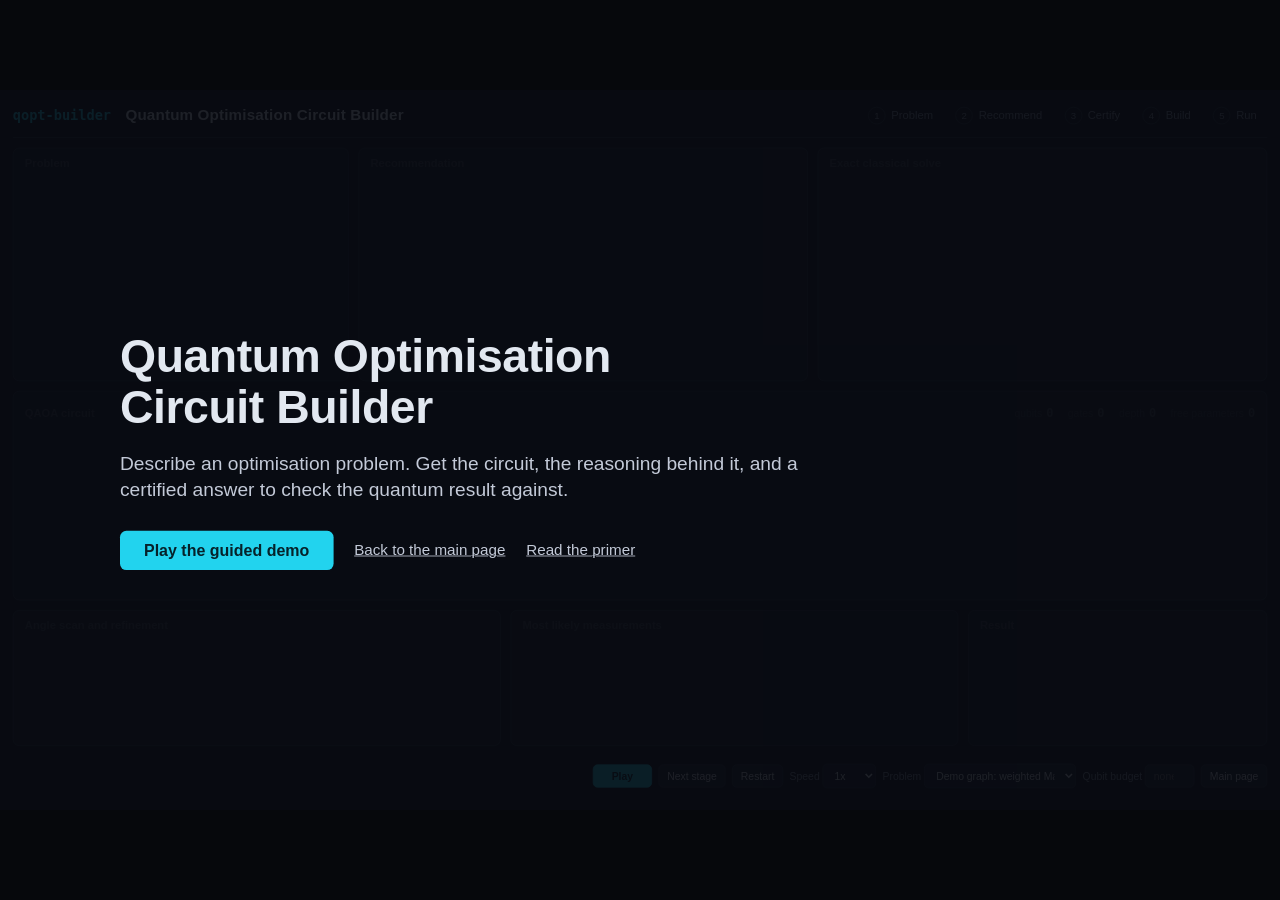
<file: web/demo.html>
<!DOCTYPE html>
<html lang="en">
<head>
<meta charset="utf-8">
<meta name="viewport" content="width=device-width, initial-scale=1">
<title>Guided demo: Quantum Optimisation Circuit Builder</title>
<meta name="description" content="Watch an optimisation problem become a recommended, certified QAOA circuit: the recommendation and its reasons, the exact classical solve, the circuit assembled gate by gate, and the run scored against the certified optimum.">
<link rel="stylesheet" href="demo.css">
</head>
<body>
<div id="viewport">
  <div id="scaled">
    <main id="stage">
      <header class="top">
        <a class="brand" href="index.html" title="Back to the main page">qopt&#8209;builder</a>
        <div class="title">Quantum Optimisation Circuit Builder</div>
        <ol class="stages" id="stages">
          <li data-stage="problem">Problem</li>
          <li data-stage="recommend">Recommend</li>
          <li data-stage="certify">Certify</li>
          <li data-stage="build">Build</li>
          <li data-stage="run">Run</li>
        </ol>
      </header>

      <section class="panel idle" id="p-problem">
        <h2>Problem</h2>
        <p class="lead" id="problem-title"></p>
        <div class="body">
          <svg id="graph" viewBox="0 0 392 200" role="img" aria-label="The problem as a graph of coupled variables"></svg>
          <p id="problem-facts"></p>
        </div>
      </section>

      <section class="panel idle" id="p-rec">
        <h2>Recommendation</h2>
        <div class="body">
          <div class="gauge" id="g-size">
            <div class="name">Size</div>
            <div class="track"><div class="tick" data-tick="limit"><span>exact limit 24</span></div><div class="marker"></div></div>
            <div class="value"></div>
          </div>
          <div class="gauge" id="g-density">
            <div class="name">Coupling density</div>
            <div class="track">
              <div class="band" data-band="1" style="left:0;width:15%;background:var(--accent)"></div>
              <div class="band" data-band="2" style="left:15%;width:35%;background:var(--warn)"></div>
              <div class="band" data-band="3" style="left:50%;width:50%;background:var(--violet)"></div>
              <div class="band-name" style="left:7.5%;color:var(--accent)">p = 1</div>
              <div class="band-name" style="left:32.5%;color:var(--warn)">p = 2</div>
              <div class="band-name" style="left:75%;color:var(--violet)">p = 3</div>
              <div class="tick" style="left:15%"><span>0.15</span></div>
              <div class="tick" style="left:50%"><span>0.5</span></div>
              <div class="marker"></div>
            </div>
            <div class="value"></div>
          </div>
          <div class="gauge off" id="g-budget">
            <div class="name">Qubit budget</div>
            <div class="track"><div class="tick" data-tick="budget"><span></span></div><div class="marker"></div></div>
            <div class="value">none set</div>
          </div>
          <div id="decision">
            <div class="algo"></div>
            <ul></ul>
          </div>
        </div>
      </section>

      <section class="panel idle" id="p-exact">
        <h2>Exact classical solve</h2>
        <p class="lead" id="exact-lead"></p>
        <div class="body">
          <svg id="landscape" viewBox="0 0 542 150" role="img" aria-label="Cost of every assignment"></svg>
          <div id="exact-readout"><span class="big"></span><span class="x"></span></div>
          <p id="exact-note"></p>
        </div>
      </section>

      <section class="panel idle" id="p-circuit">
        <div class="circuit-head">
          <h2>QAOA circuit</h2>
          <div id="angles"></div>
          <div class="counters">
            <span>qubits<b id="c-qubits">0</b></span>
            <span>gates<b id="c-gates">0</b></span>
            <span>depth<b id="c-depth">0</b></span>
            <span>free parameters<b id="c-params">0</b></span>
          </div>
        </div>
        <div class="body">
          <svg id="circuit" viewBox="0 0 1540 204" role="img" aria-label="The QAOA circuit"></svg>
          <p id="legend"></p>
        </div>
      </section>

      <div class="run-row">
        <section class="panel idle" id="p-scan">
          <h2>Angle scan and refinement</h2>
          <div class="body"><svg id="scan" viewBox="0 0 582 124" role="img" aria-label="Expected cost over the scan and the refinement"></svg></div>
        </section>
        <section class="panel idle" id="p-dist">
          <h2>Most likely measurements</h2>
          <div class="body"><svg id="dist" viewBox="0 0 532 124" role="img" aria-label="Probability of the most likely measurement outcomes"></svg></div>
        </section>
        <section class="panel idle" id="p-result">
          <h2>Result</h2>
          <div class="body">
            <dl id="result-list">
              <dt>Certified optimum</dt><dd id="r-opt"></dd>
              <dt>QAOA, best of the scan</dt><dd id="r-scan"></dd>
              <dt>QAOA, after refinement</dt><dd id="r-refined"></dd>
              <dt>Gap to the optimum</dt><dd id="r-gap"></dd>
              <dt>Chance of measuring an optimum</dt><dd id="r-success"></dd>
            </dl>
          </div>
        </section>
      </div>

      <footer class="bottom">
        <p id="caption" role="status"></p>
        <div id="controls">
          <button id="play" type="button">Play</button>
          <button id="next" type="button" title="Skip to the end of this stage">Next stage</button>
          <button id="restart" type="button">Restart</button>
          <label>Speed
            <select id="speed">
              <option value="0.5">0.5x</option>
              <option value="1" selected>1x</option>
              <option value="2">2x</option>
            </select>
          </label>
          <label>Problem <select id="preset"></select></label>
          <label>Qubit budget <input id="budget" type="number" min="0" placeholder="none"></label>
          <a id="home" href="index.html">Main page</a>
        </div>
      </footer>

      <svg id="overlay" viewBox="0 0 1600 900" aria-hidden="true"></svg>
      <div class="card" id="card"></div>
    </main>
  </div>
</div>

<script src="qubo.js"></script>
<script src="qaoa.js"></script>
<script src="circuit.js"></script>
<script src="presets.js"></script>
<script src="demo.js"></script>
</body>
</html>
</file>
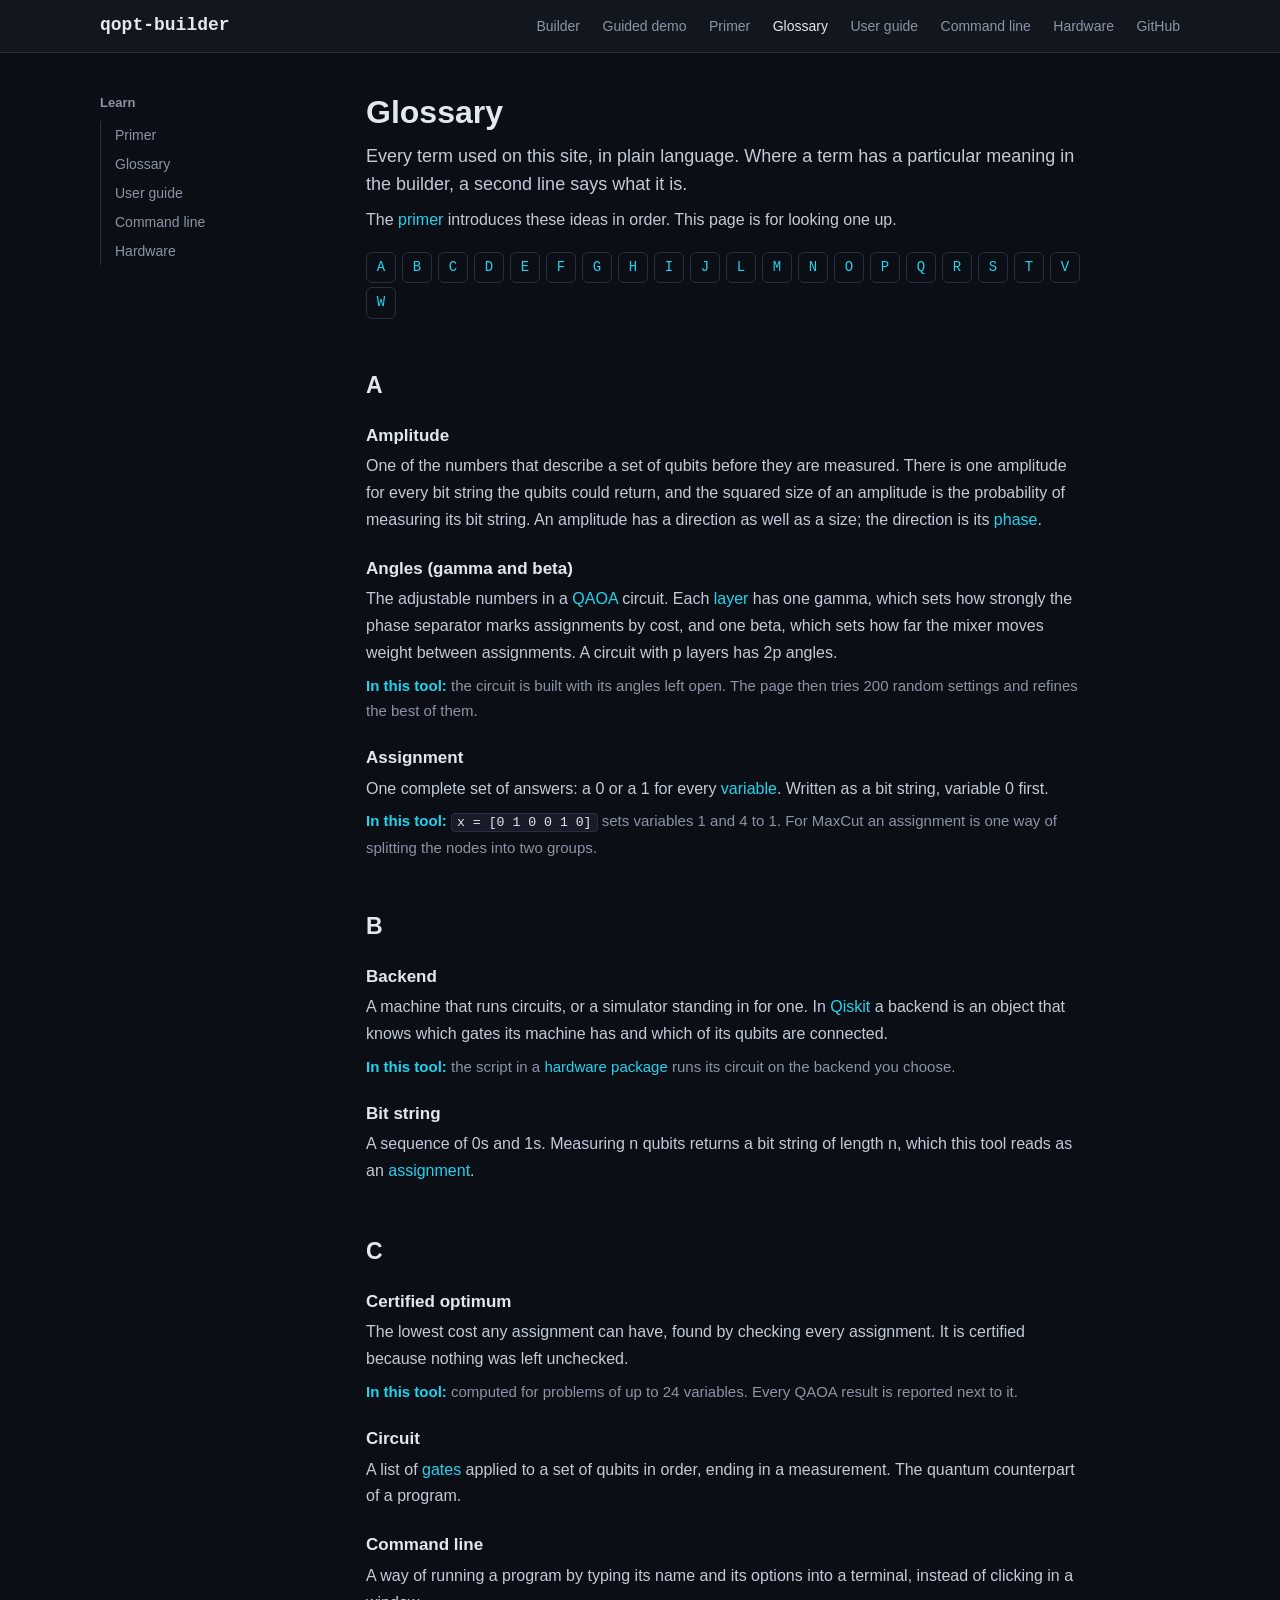
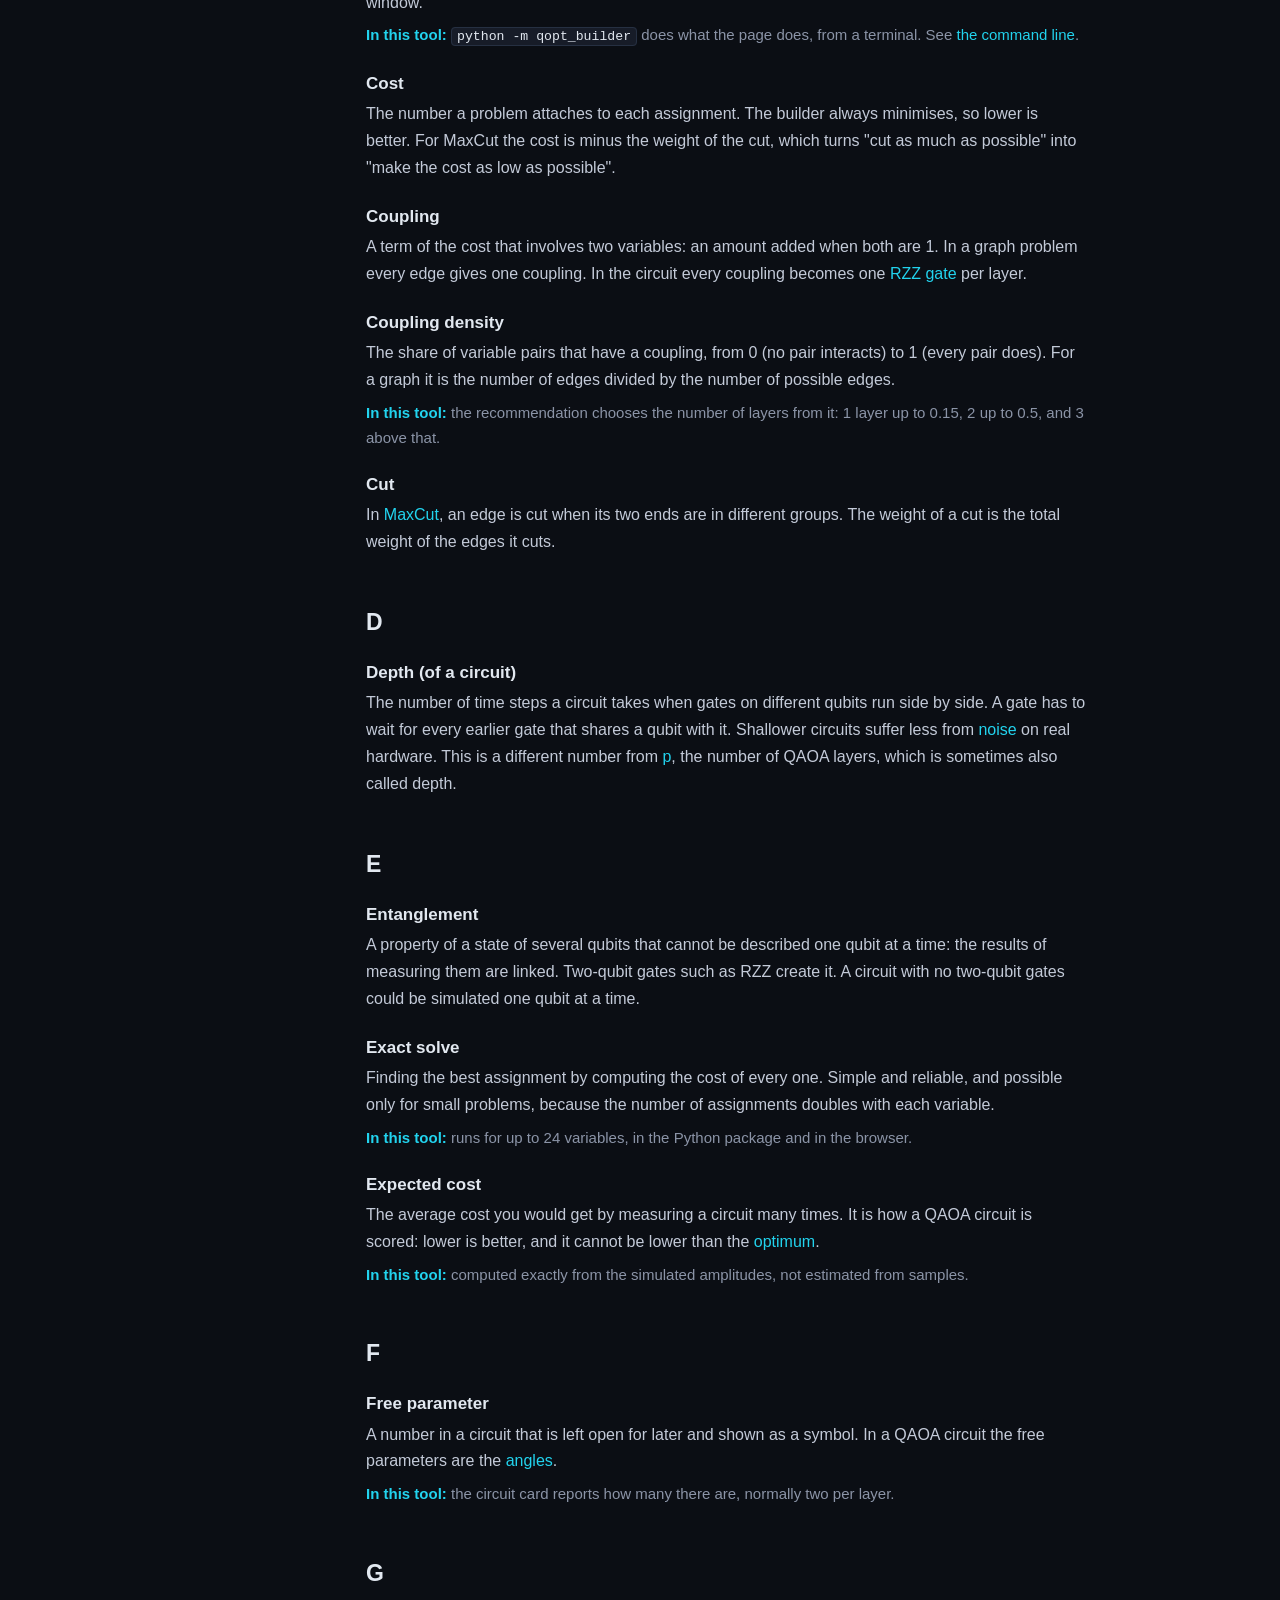
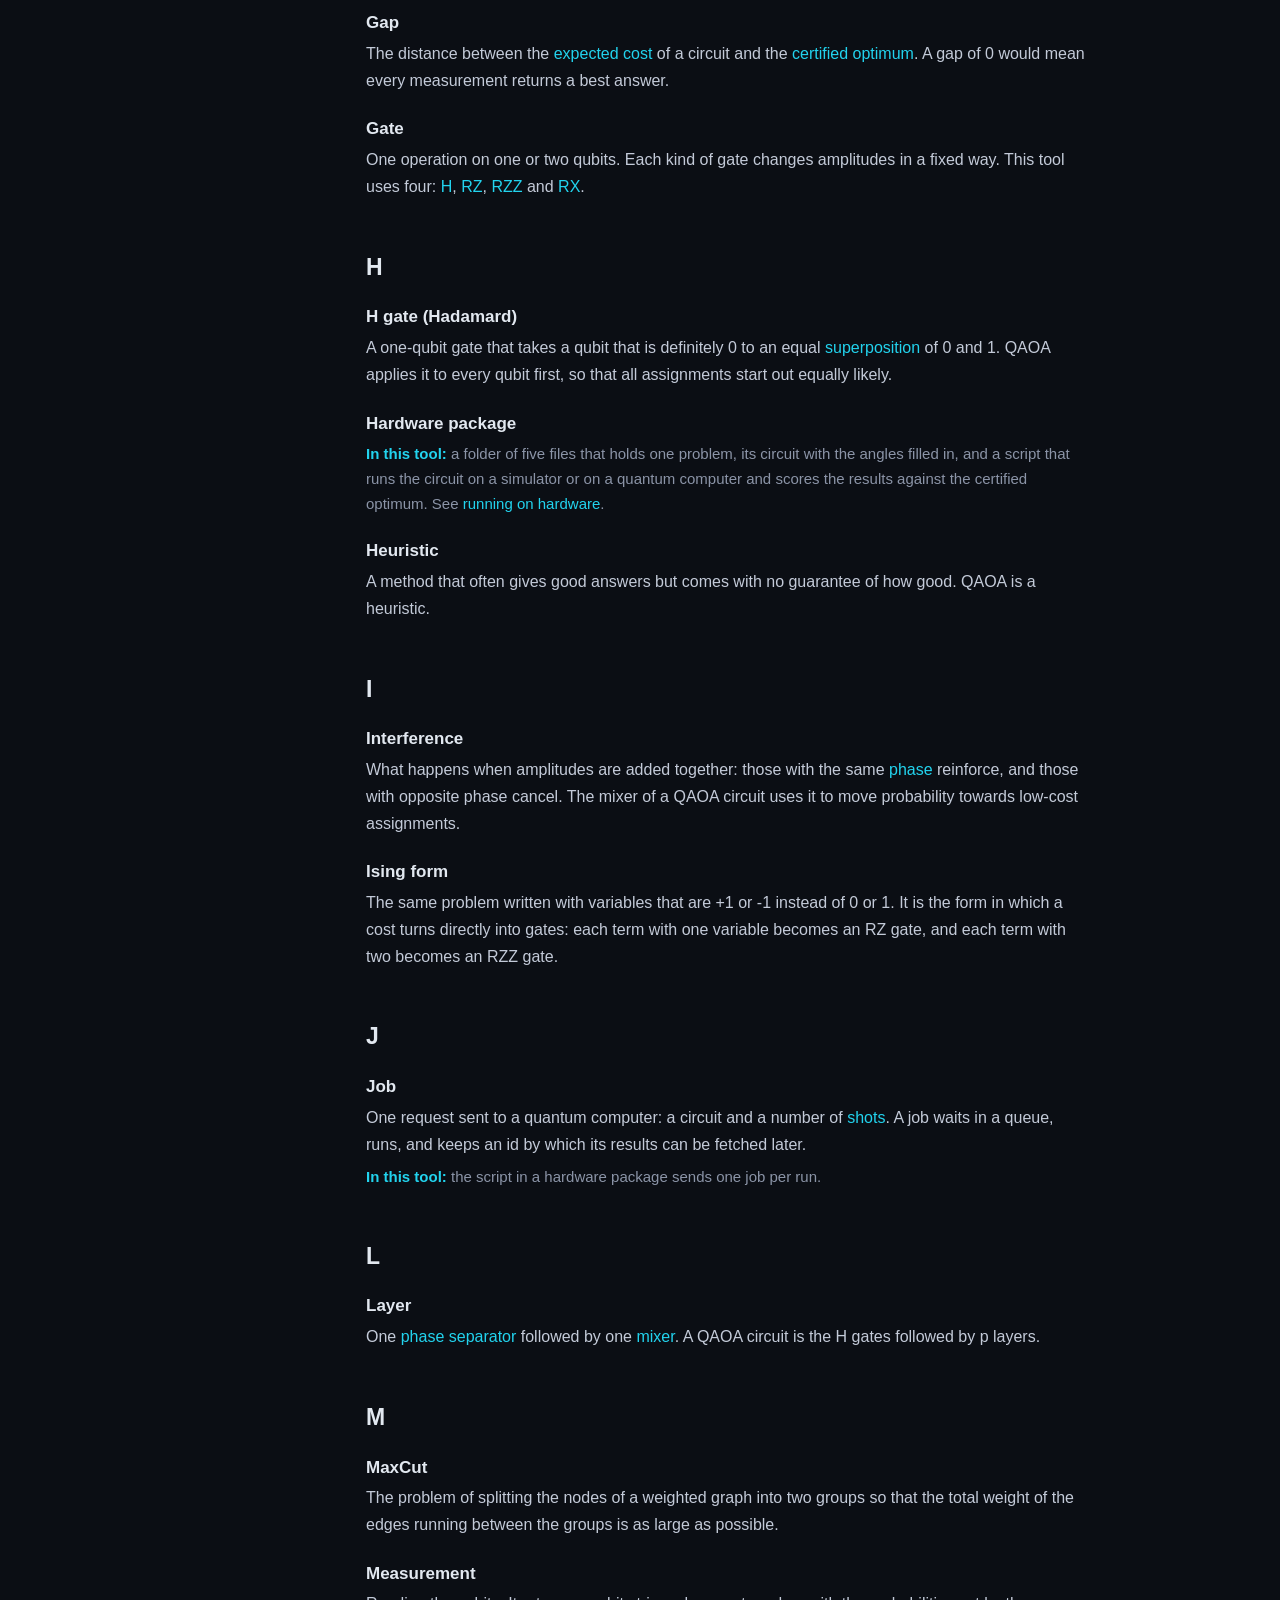
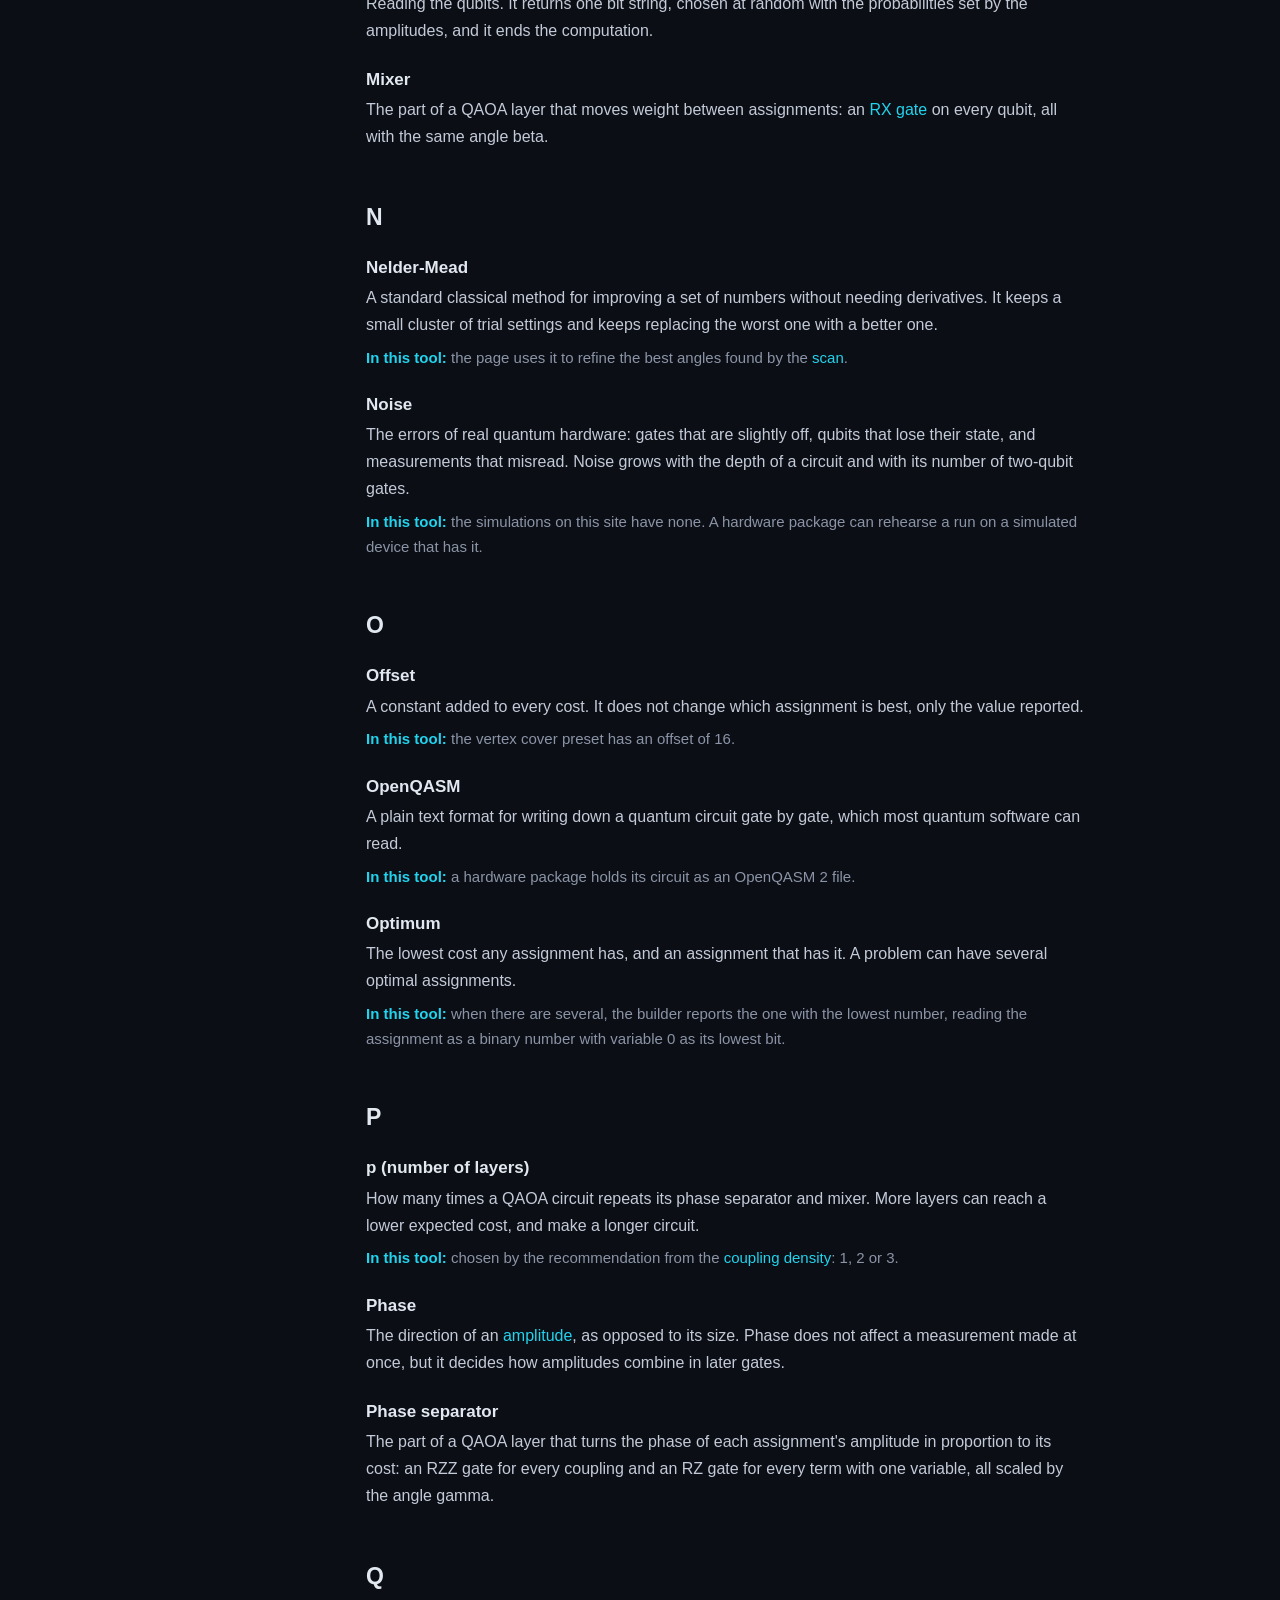
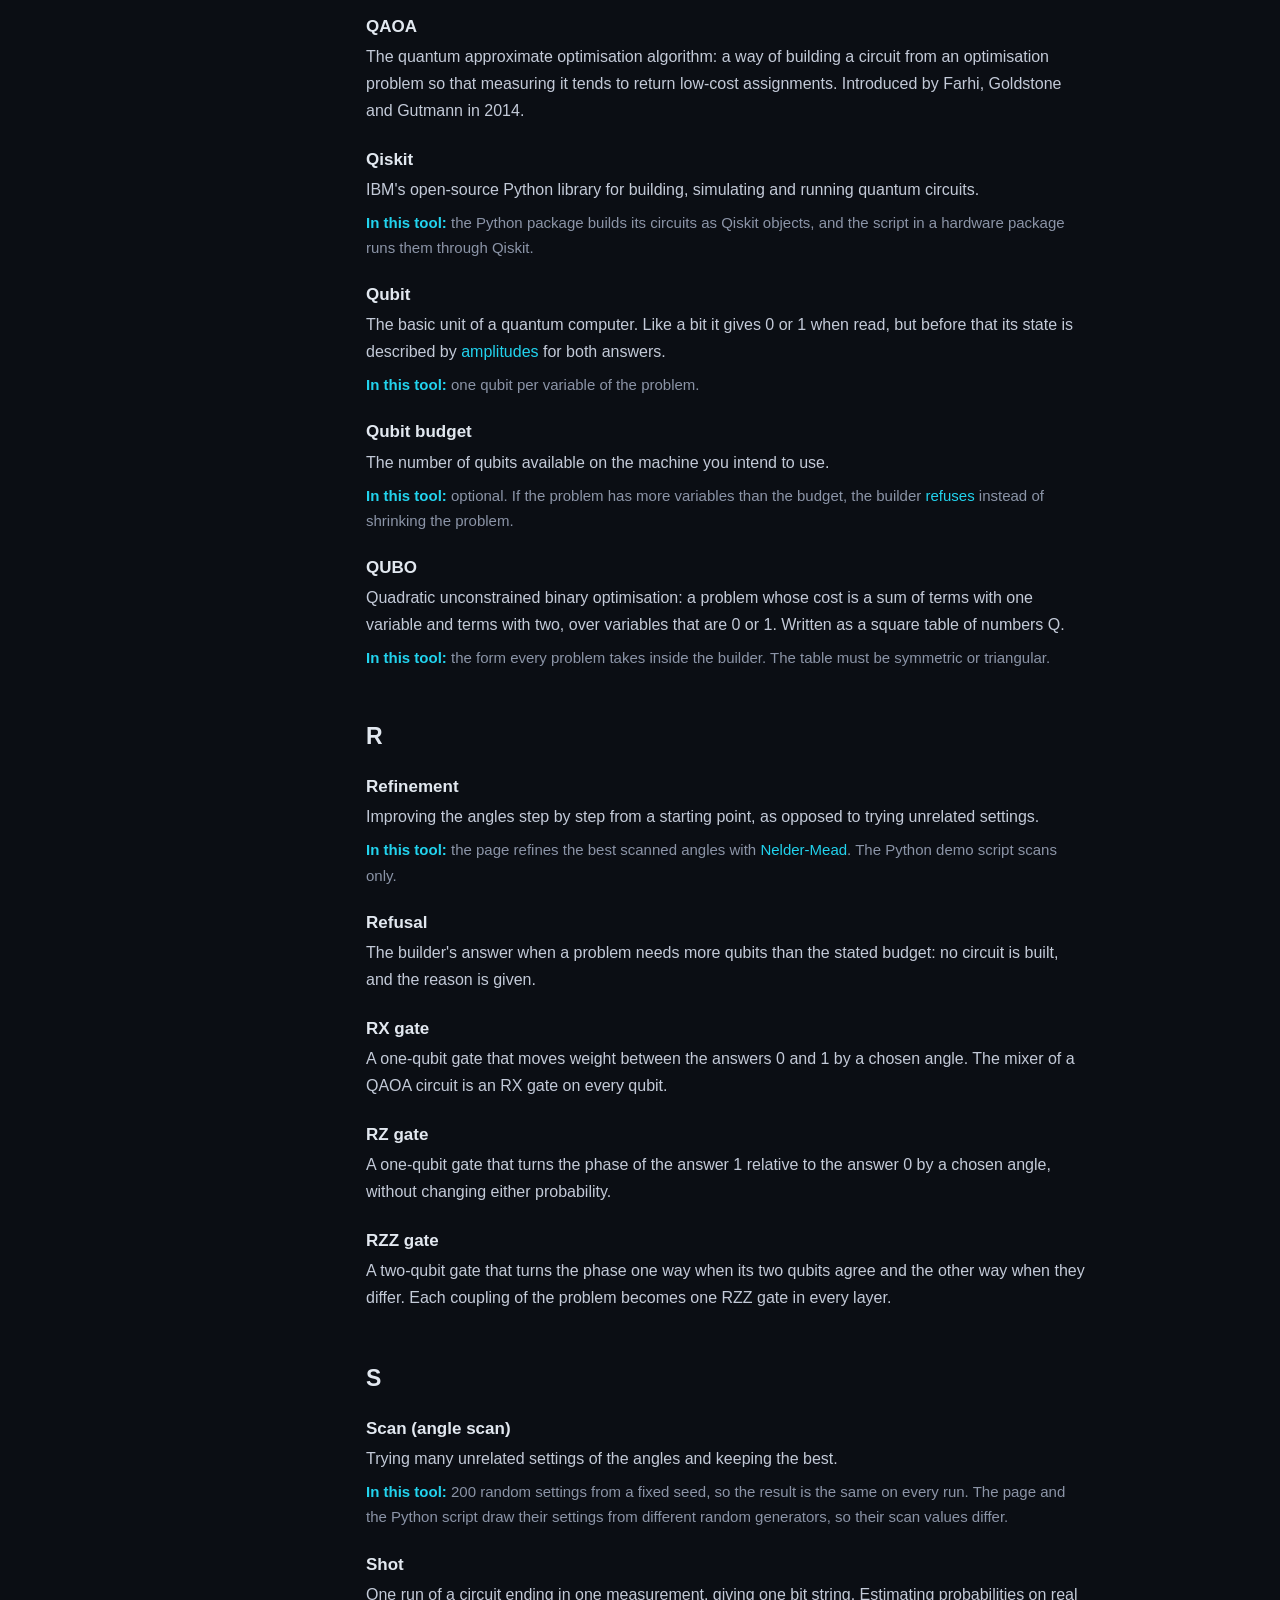
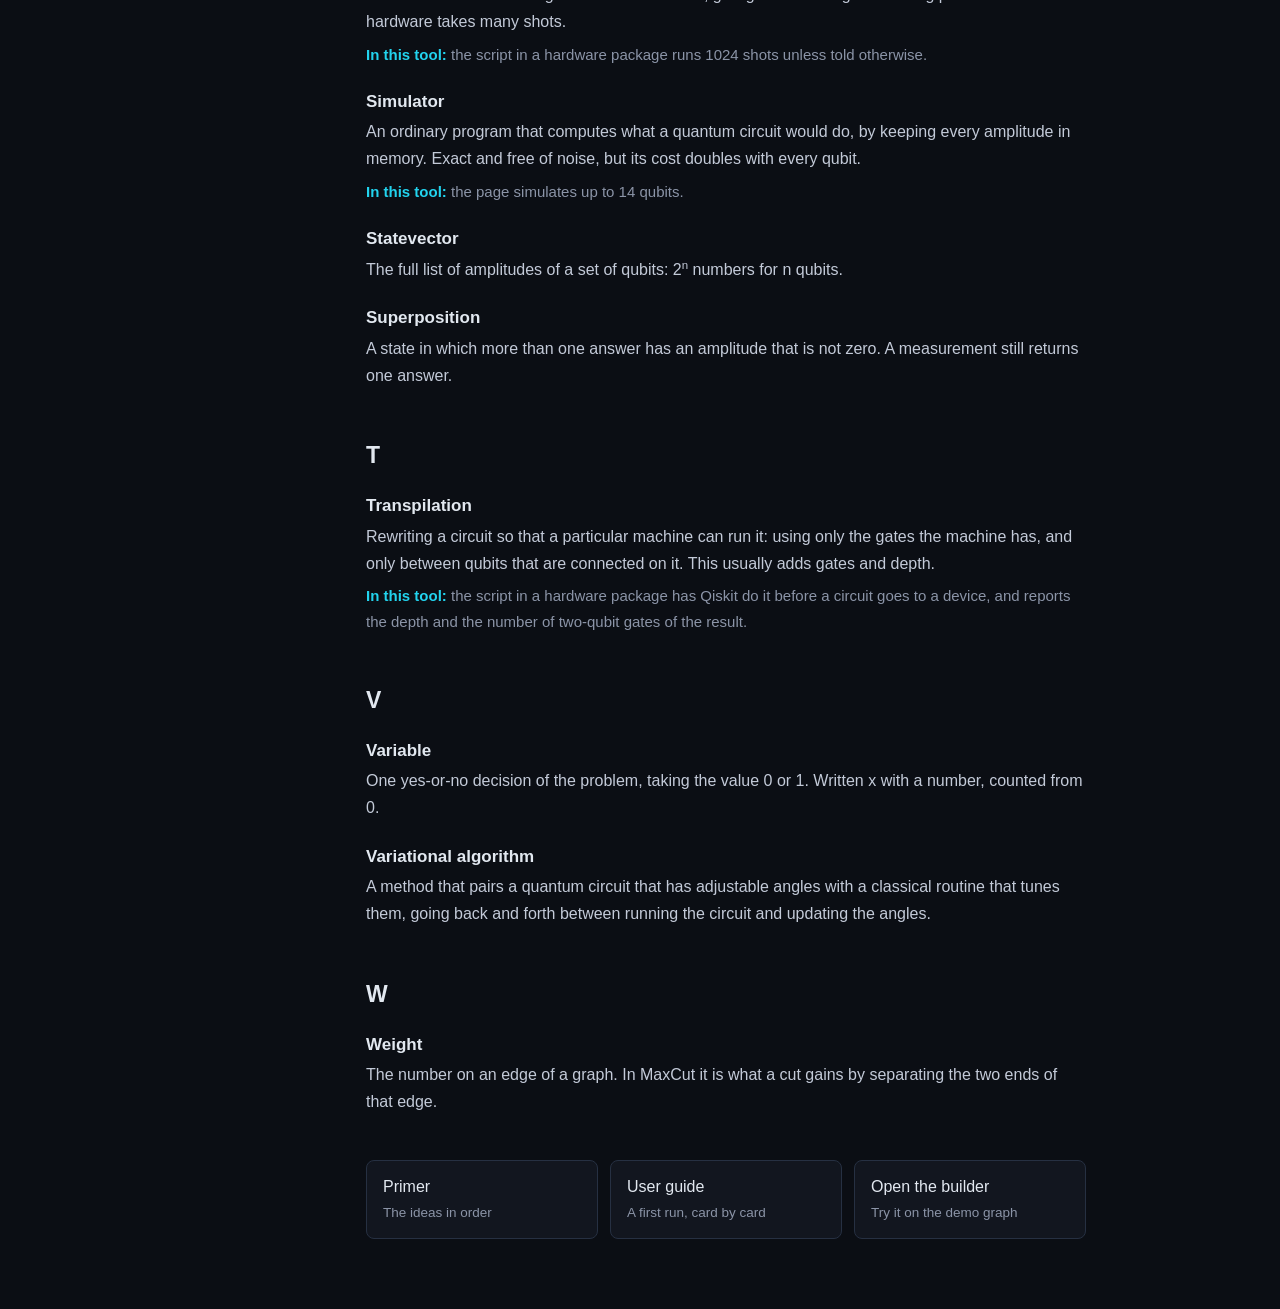
<file: web/glossary.html>
<!DOCTYPE html>
<html lang="en">
<head>
<meta charset="utf-8">
<meta name="viewport" content="width=device-width, initial-scale=1">
<title>Glossary: the Quantum Optimisation Circuit Builder</title>
<meta name="description" content="Every term used by the Quantum Optimisation Circuit Builder, in plain language: amplitude, circuit depth, coupling density, QAOA, QUBO, certified optimum and the rest, each with what it means in this tool.">
<link rel="stylesheet" href="styles.css">
<link rel="stylesheet" href="docs.css">
</head>
<body>
<header class="site-header">
  <div class="wrap header-row">
    <a class="brand" href="index.html">qopt&#8209;builder</a>
    <nav aria-label="Site">
      <a href="index.html#app">Builder</a>
      <a href="demo.html">Guided demo</a>
      <a href="learn.html">Primer</a>
      <a href="glossary.html" aria-current="page">Glossary</a>
      <a href="guide.html">User guide</a>
      <a href="cli.html">Command line</a>
      <a href="hardware.html">Hardware</a>
      <a href="https://github.com/jemsbhai/qopt-builder">GitHub</a>
    </nav>
  </div>
</header>

<main class="wrap doc">
  <nav class="toc" aria-label="Learn">
    <h2>Learn</h2>
    <ol>
      <li><a href="learn.html">Primer</a></li>
      <li><a href="glossary.html">Glossary</a></li>
      <li><a href="guide.html">User guide</a></li>
      <li><a href="cli.html">Command line</a></li>
      <li><a href="hardware.html">Hardware</a></li>
    </ol>
  </nav>

  <article class="doc-body">
    <h1>Glossary</h1>
    <p class="lede">Every term used on this site, in plain language. Where a term has a particular meaning in the builder, a second line says what it is.</p>
    <p>The <a href="learn.html">primer</a> introduces these ideas in order. This page is for looking one up.</p>

    <ul class="letters" aria-label="Jump to a letter">
      <li><a href="#letter-a">A</a></li>
      <li><a href="#letter-b">B</a></li>
      <li><a href="#letter-c">C</a></li>
      <li><a href="#letter-d">D</a></li>
      <li><a href="#letter-e">E</a></li>
      <li><a href="#letter-f">F</a></li>
      <li><a href="#letter-g">G</a></li>
      <li><a href="#letter-h">H</a></li>
      <li><a href="#letter-i">I</a></li>
      <li><a href="#letter-j">J</a></li>
      <li><a href="#letter-l">L</a></li>
      <li><a href="#letter-m">M</a></li>
      <li><a href="#letter-n">N</a></li>
      <li><a href="#letter-o">O</a></li>
      <li><a href="#letter-p">P</a></li>
      <li><a href="#letter-q">Q</a></li>
      <li><a href="#letter-r">R</a></li>
      <li><a href="#letter-s">S</a></li>
      <li><a href="#letter-t">T</a></li>
      <li><a href="#letter-v">V</a></li>
      <li><a href="#letter-w">W</a></li>
    </ul>

    <h2 id="letter-a">A</h2>
    <dl class="glossary">
      <dt id="term-amplitude">Amplitude</dt>
      <dd>One of the numbers that describe a set of qubits before they are measured. There is one amplitude for every bit string the qubits could return, and the squared size of an amplitude is the probability of measuring its bit string. An amplitude has a direction as well as a size; the direction is its <a href="#term-phase">phase</a>.</dd>

      <dt id="term-angles">Angles (gamma and beta)</dt>
      <dd>The adjustable numbers in a <a href="#term-qaoa">QAOA</a> circuit. Each <a href="#term-layer">layer</a> has one gamma, which sets how strongly the phase separator marks assignments by cost, and one beta, which sets how far the mixer moves weight between assignments. A circuit with p layers has 2p angles.</dd>
      <dd class="tool"><b>In this tool:</b> the circuit is built with its angles left open. The page then tries <span data-fact="scan-samples">200</span> random settings and refines the best of them.</dd>

      <dt id="term-assignment">Assignment</dt>
      <dd>One complete set of answers: a 0 or a 1 for every <a href="#term-variable">variable</a>. Written as a bit string, variable 0 first.</dd>
      <dd class="tool"><b>In this tool:</b> <code>x = [0 1 0 0 1 0]</code> sets variables 1 and 4 to 1. For MaxCut an assignment is one way of splitting the nodes into two groups.</dd>
    </dl>

    <h2 id="letter-b">B</h2>
    <dl class="glossary">
      <dt id="term-backend">Backend</dt>
      <dd>A machine that runs circuits, or a simulator standing in for one. In <a href="#term-qiskit">Qiskit</a> a backend is an object that knows which gates its machine has and which of its qubits are connected.</dd>
      <dd class="tool"><b>In this tool:</b> the script in a <a href="#term-hardware-package">hardware package</a> runs its circuit on the backend you choose.</dd>

      <dt id="term-bit-string">Bit string</dt>
      <dd>A sequence of 0s and 1s. Measuring n qubits returns a bit string of length n, which this tool reads as an <a href="#term-assignment">assignment</a>.</dd>
    </dl>

    <h2 id="letter-c">C</h2>
    <dl class="glossary">
      <dt id="term-certified-optimum">Certified optimum</dt>
      <dd>The lowest cost any assignment can have, found by checking every assignment. It is certified because nothing was left unchecked.</dd>
      <dd class="tool"><b>In this tool:</b> computed for problems of up to <span data-fact="exact-limit">24</span> variables. Every QAOA result is reported next to it.</dd>

      <dt id="term-circuit">Circuit</dt>
      <dd>A list of <a href="#term-gate">gates</a> applied to a set of qubits in order, ending in a measurement. The quantum counterpart of a program.</dd>

      <dt id="term-command-line">Command line</dt>
      <dd>A way of running a program by typing its name and its options into a terminal, instead of clicking in a window.</dd>
      <dd class="tool"><b>In this tool:</b> <code>python -m qopt_builder</code> does what the page does, from a terminal. See <a href="cli.html">the command line</a>.</dd>

      <dt id="term-cost">Cost</dt>
      <dd>The number a problem attaches to each assignment. The builder always minimises, so lower is better. For MaxCut the cost is minus the weight of the cut, which turns "cut as much as possible" into "make the cost as low as possible".</dd>

      <dt id="term-coupling">Coupling</dt>
      <dd>A term of the cost that involves two variables: an amount added when both are 1. In a graph problem every edge gives one coupling. In the circuit every coupling becomes one <a href="#term-rzz">RZZ gate</a> per layer.</dd>

      <dt id="term-coupling-density">Coupling density</dt>
      <dd>The share of variable pairs that have a coupling, from 0 (no pair interacts) to 1 (every pair does). For a graph it is the number of edges divided by the number of possible edges.</dd>
      <dd class="tool"><b>In this tool:</b> the recommendation chooses the number of layers from it: 1 layer up to <span data-fact="band-low">0.15</span>, 2 up to <span data-fact="band-high">0.5</span>, and 3 above that.</dd>

      <dt id="term-cut">Cut</dt>
      <dd>In <a href="#term-maxcut">MaxCut</a>, an edge is cut when its two ends are in different groups. The weight of a cut is the total weight of the edges it cuts.</dd>
    </dl>

    <h2 id="letter-d">D</h2>
    <dl class="glossary">
      <dt id="term-depth">Depth (of a circuit)</dt>
      <dd>The number of time steps a circuit takes when gates on different qubits run side by side. A gate has to wait for every earlier gate that shares a qubit with it. Shallower circuits suffer less from <a href="#term-noise">noise</a> on real hardware. This is a different number from <a href="#term-p">p</a>, the number of QAOA layers, which is sometimes also called depth.</dd>
    </dl>

    <h2 id="letter-e">E</h2>
    <dl class="glossary">
      <dt id="term-entanglement">Entanglement</dt>
      <dd>A property of a state of several qubits that cannot be described one qubit at a time: the results of measuring them are linked. Two-qubit gates such as RZZ create it. A circuit with no two-qubit gates could be simulated one qubit at a time.</dd>

      <dt id="term-exact-solve">Exact solve</dt>
      <dd>Finding the best assignment by computing the cost of every one. Simple and reliable, and possible only for small problems, because the number of assignments doubles with each variable.</dd>
      <dd class="tool"><b>In this tool:</b> runs for up to <span data-fact="exact-limit">24</span> variables, in the Python package and in the browser.</dd>

      <dt id="term-expected-cost">Expected cost</dt>
      <dd>The average cost you would get by measuring a circuit many times. It is how a QAOA circuit is scored: lower is better, and it cannot be lower than the <a href="#term-optimum">optimum</a>.</dd>
      <dd class="tool"><b>In this tool:</b> computed exactly from the simulated amplitudes, not estimated from samples.</dd>
    </dl>

    <h2 id="letter-f">F</h2>
    <dl class="glossary">
      <dt id="term-free-parameter">Free parameter</dt>
      <dd>A number in a circuit that is left open for later and shown as a symbol. In a QAOA circuit the free parameters are the <a href="#term-angles">angles</a>.</dd>
      <dd class="tool"><b>In this tool:</b> the circuit card reports how many there are, normally two per layer.</dd>
    </dl>

    <h2 id="letter-g">G</h2>
    <dl class="glossary">
      <dt id="term-gap">Gap</dt>
      <dd>The distance between the <a href="#term-expected-cost">expected cost</a> of a circuit and the <a href="#term-certified-optimum">certified optimum</a>. A gap of 0 would mean every measurement returns a best answer.</dd>

      <dt id="term-gate">Gate</dt>
      <dd>One operation on one or two qubits. Each kind of gate changes amplitudes in a fixed way. This tool uses four: <a href="#term-h">H</a>, <a href="#term-rz">RZ</a>, <a href="#term-rzz">RZZ</a> and <a href="#term-rx">RX</a>.</dd>
    </dl>

    <h2 id="letter-h">H</h2>
    <dl class="glossary">
      <dt id="term-h">H gate (Hadamard)</dt>
      <dd>A one-qubit gate that takes a qubit that is definitely 0 to an equal <a href="#term-superposition">superposition</a> of 0 and 1. QAOA applies it to every qubit first, so that all assignments start out equally likely.</dd>

      <dt id="term-hardware-package">Hardware package</dt>
      <dd class="tool"><b>In this tool:</b> a folder of five files that holds one problem, its circuit with the angles filled in, and a script that runs the circuit on a simulator or on a quantum computer and scores the results against the certified optimum. See <a href="hardware.html">running on hardware</a>.</dd>

      <dt id="term-heuristic">Heuristic</dt>
      <dd>A method that often gives good answers but comes with no guarantee of how good. QAOA is a heuristic.</dd>
    </dl>

    <h2 id="letter-i">I</h2>
    <dl class="glossary">
      <dt id="term-interference">Interference</dt>
      <dd>What happens when amplitudes are added together: those with the same <a href="#term-phase">phase</a> reinforce, and those with opposite phase cancel. The mixer of a QAOA circuit uses it to move probability towards low-cost assignments.</dd>

      <dt id="term-ising">Ising form</dt>
      <dd>The same problem written with variables that are +1 or -1 instead of 0 or 1. It is the form in which a cost turns directly into gates: each term with one variable becomes an RZ gate, and each term with two becomes an RZZ gate.</dd>
    </dl>

    <h2 id="letter-j">J</h2>
    <dl class="glossary">
      <dt id="term-job">Job</dt>
      <dd>One request sent to a quantum computer: a circuit and a number of <a href="#term-shot">shots</a>. A job waits in a queue, runs, and keeps an id by which its results can be fetched later.</dd>
      <dd class="tool"><b>In this tool:</b> the script in a hardware package sends one job per run.</dd>
    </dl>

    <h2 id="letter-l">L</h2>
    <dl class="glossary">
      <dt id="term-layer">Layer</dt>
      <dd>One <a href="#term-phase-separator">phase separator</a> followed by one <a href="#term-mixer">mixer</a>. A QAOA circuit is the H gates followed by p layers.</dd>
    </dl>

    <h2 id="letter-m">M</h2>
    <dl class="glossary">
      <dt id="term-maxcut">MaxCut</dt>
      <dd>The problem of splitting the nodes of a weighted graph into two groups so that the total weight of the edges running between the groups is as large as possible.</dd>

      <dt id="term-measurement">Measurement</dt>
      <dd>Reading the qubits. It returns one bit string, chosen at random with the probabilities set by the amplitudes, and it ends the computation.</dd>

      <dt id="term-mixer">Mixer</dt>
      <dd>The part of a QAOA layer that moves weight between assignments: an <a href="#term-rx">RX gate</a> on every qubit, all with the same angle beta.</dd>
    </dl>

    <h2 id="letter-n">N</h2>
    <dl class="glossary">
      <dt id="term-nelder-mead">Nelder-Mead</dt>
      <dd>A standard classical method for improving a set of numbers without needing derivatives. It keeps a small cluster of trial settings and keeps replacing the worst one with a better one.</dd>
      <dd class="tool"><b>In this tool:</b> the page uses it to refine the best angles found by the <a href="#term-scan">scan</a>.</dd>

      <dt id="term-noise">Noise</dt>
      <dd>The errors of real quantum hardware: gates that are slightly off, qubits that lose their state, and measurements that misread. Noise grows with the depth of a circuit and with its number of two-qubit gates.</dd>
      <dd class="tool"><b>In this tool:</b> the simulations on this site have none. A hardware package can rehearse a run on a simulated device that has it.</dd>
    </dl>

    <h2 id="letter-o">O</h2>
    <dl class="glossary">
      <dt id="term-offset">Offset</dt>
      <dd>A constant added to every cost. It does not change which assignment is best, only the value reported.</dd>
      <dd class="tool"><b>In this tool:</b> the vertex cover preset has an offset of <span data-fact="vertex-cover-offset">16</span>.</dd>

      <dt id="term-openqasm">OpenQASM</dt>
      <dd>A plain text format for writing down a quantum circuit gate by gate, which most quantum software can read.</dd>
      <dd class="tool"><b>In this tool:</b> a hardware package holds its circuit as an OpenQASM 2 file.</dd>

      <dt id="term-optimum">Optimum</dt>
      <dd>The lowest cost any assignment has, and an assignment that has it. A problem can have several optimal assignments.</dd>
      <dd class="tool"><b>In this tool:</b> when there are several, the builder reports the one with the lowest number, reading the assignment as a binary number with variable 0 as its lowest bit.</dd>
    </dl>

    <h2 id="letter-p">P</h2>
    <dl class="glossary">
      <dt id="term-p">p (number of layers)</dt>
      <dd>How many times a QAOA circuit repeats its phase separator and mixer. More layers can reach a lower expected cost, and make a longer circuit.</dd>
      <dd class="tool"><b>In this tool:</b> chosen by the recommendation from the <a href="#term-coupling-density">coupling density</a>: 1, 2 or 3.</dd>

      <dt id="term-phase">Phase</dt>
      <dd>The direction of an <a href="#term-amplitude">amplitude</a>, as opposed to its size. Phase does not affect a measurement made at once, but it decides how amplitudes combine in later gates.</dd>

      <dt id="term-phase-separator">Phase separator</dt>
      <dd>The part of a QAOA layer that turns the phase of each assignment's amplitude in proportion to its cost: an RZZ gate for every coupling and an RZ gate for every term with one variable, all scaled by the angle gamma.</dd>
    </dl>

    <h2 id="letter-q">Q</h2>
    <dl class="glossary">
      <dt id="term-qaoa">QAOA</dt>
      <dd>The quantum approximate optimisation algorithm: a way of building a circuit from an optimisation problem so that measuring it tends to return low-cost assignments. Introduced by Farhi, Goldstone and Gutmann in 2014.</dd>

      <dt id="term-qiskit">Qiskit</dt>
      <dd>IBM's open-source Python library for building, simulating and running quantum circuits.</dd>
      <dd class="tool"><b>In this tool:</b> the Python package builds its circuits as Qiskit objects, and the script in a hardware package runs them through Qiskit.</dd>

      <dt id="term-qubit">Qubit</dt>
      <dd>The basic unit of a quantum computer. Like a bit it gives 0 or 1 when read, but before that its state is described by <a href="#term-amplitude">amplitudes</a> for both answers.</dd>
      <dd class="tool"><b>In this tool:</b> one qubit per variable of the problem.</dd>

      <dt id="term-budget">Qubit budget</dt>
      <dd>The number of qubits available on the machine you intend to use.</dd>
      <dd class="tool"><b>In this tool:</b> optional. If the problem has more variables than the budget, the builder <a href="#term-refusal">refuses</a> instead of shrinking the problem.</dd>

      <dt id="term-qubo">QUBO</dt>
      <dd>Quadratic unconstrained binary optimisation: a problem whose cost is a sum of terms with one variable and terms with two, over variables that are 0 or 1. Written as a square table of numbers Q.</dd>
      <dd class="tool"><b>In this tool:</b> the form every problem takes inside the builder. The table must be symmetric or triangular.</dd>
    </dl>

    <h2 id="letter-r">R</h2>
    <dl class="glossary">
      <dt id="term-refinement">Refinement</dt>
      <dd>Improving the angles step by step from a starting point, as opposed to trying unrelated settings.</dd>
      <dd class="tool"><b>In this tool:</b> the page refines the best scanned angles with <a href="#term-nelder-mead">Nelder-Mead</a>. The Python demo script scans only.</dd>

      <dt id="term-refusal">Refusal</dt>
      <dd>The builder's answer when a problem needs more qubits than the stated budget: no circuit is built, and the reason is given.</dd>

      <dt id="term-rx">RX gate</dt>
      <dd>A one-qubit gate that moves weight between the answers 0 and 1 by a chosen angle. The mixer of a QAOA circuit is an RX gate on every qubit.</dd>

      <dt id="term-rz">RZ gate</dt>
      <dd>A one-qubit gate that turns the phase of the answer 1 relative to the answer 0 by a chosen angle, without changing either probability.</dd>

      <dt id="term-rzz">RZZ gate</dt>
      <dd>A two-qubit gate that turns the phase one way when its two qubits agree and the other way when they differ. Each coupling of the problem becomes one RZZ gate in every layer.</dd>
    </dl>

    <h2 id="letter-s">S</h2>
    <dl class="glossary">
      <dt id="term-scan">Scan (angle scan)</dt>
      <dd>Trying many unrelated settings of the angles and keeping the best.</dd>
      <dd class="tool"><b>In this tool:</b> <span data-fact="scan-samples">200</span> random settings from a fixed seed, so the result is the same on every run. The page and the Python script draw their settings from different random generators, so their scan values differ.</dd>

      <dt id="term-shot">Shot</dt>
      <dd>One run of a circuit ending in one measurement, giving one bit string. Estimating probabilities on real hardware takes many shots.</dd>
      <dd class="tool"><b>In this tool:</b> the script in a hardware package runs <span data-fact="package-shots">1024</span> shots unless told otherwise.</dd>

      <dt id="term-simulator">Simulator</dt>
      <dd>An ordinary program that computes what a quantum circuit would do, by keeping every amplitude in memory. Exact and free of noise, but its cost doubles with every qubit.</dd>
      <dd class="tool"><b>In this tool:</b> the page simulates up to <span data-fact="simulation-limit">14</span> qubits.</dd>

      <dt id="term-statevector">Statevector</dt>
      <dd>The full list of amplitudes of a set of qubits: 2<sup>n</sup> numbers for n qubits.</dd>

      <dt id="term-superposition">Superposition</dt>
      <dd>A state in which more than one answer has an amplitude that is not zero. A measurement still returns one answer.</dd>
    </dl>

    <h2 id="letter-t">T</h2>
    <dl class="glossary">
      <dt id="term-transpilation">Transpilation</dt>
      <dd>Rewriting a circuit so that a particular machine can run it: using only the gates the machine has, and only between qubits that are connected on it. This usually adds gates and depth.</dd>
      <dd class="tool"><b>In this tool:</b> the script in a hardware package has Qiskit do it before a circuit goes to a device, and reports the depth and the number of two-qubit gates of the result.</dd>
    </dl>

    <h2 id="letter-v">V</h2>
    <dl class="glossary">
      <dt id="term-variable">Variable</dt>
      <dd>One yes-or-no decision of the problem, taking the value 0 or 1. Written x with a number, counted from 0.</dd>

      <dt id="term-variational">Variational algorithm</dt>
      <dd>A method that pairs a quantum circuit that has adjustable angles with a classical routine that tunes them, going back and forth between running the circuit and updating the angles.</dd>
    </dl>

    <h2 id="letter-w">W</h2>
    <dl class="glossary">
      <dt id="term-weight">Weight</dt>
      <dd>The number on an edge of a graph. In MaxCut it is what a cut gains by separating the two ends of that edge.</dd>
    </dl>

    <div class="next">
      <a href="learn.html">Primer<span>The ideas in order</span></a>
      <a href="guide.html">User guide<span>A first run, card by card</span></a>
      <a href="index.html#app">Open the builder<span>Try it on the demo graph</span></a>
    </div>
  </article>
</main>
</body>
</html>
</file>
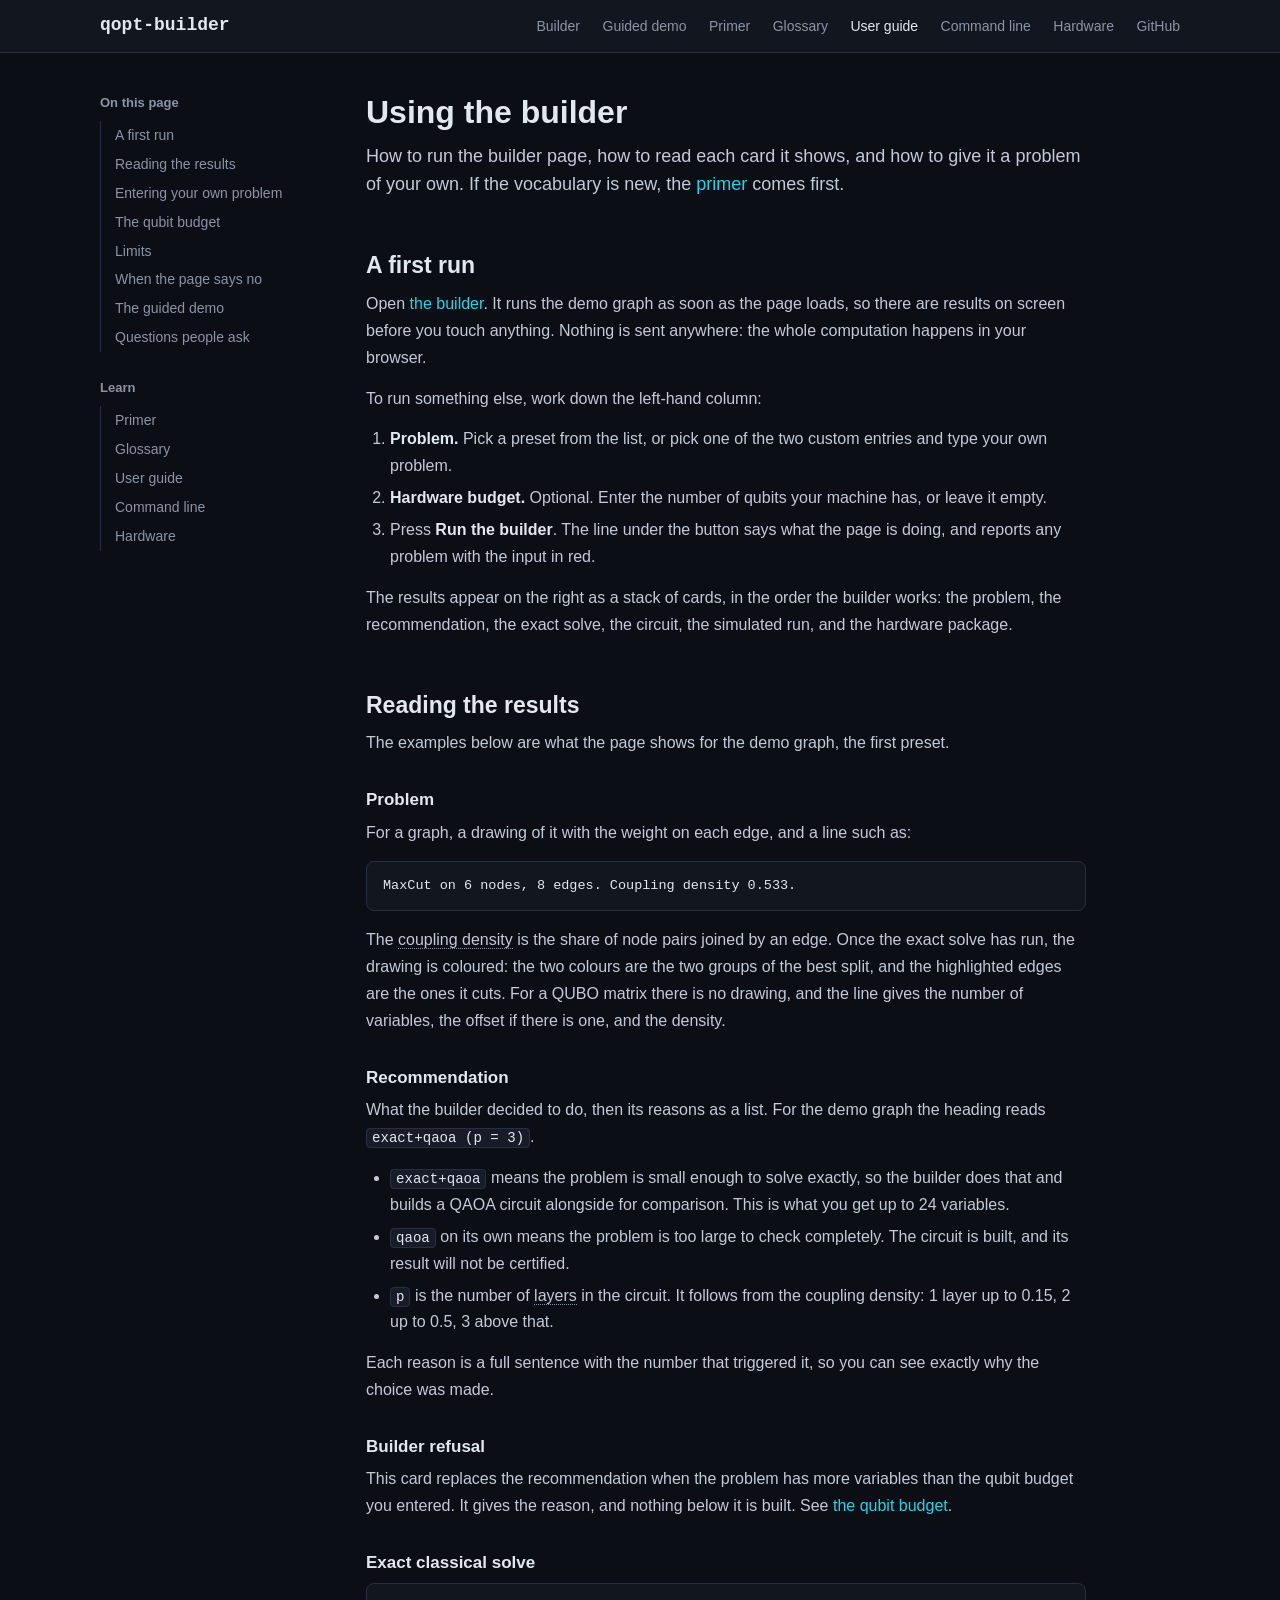
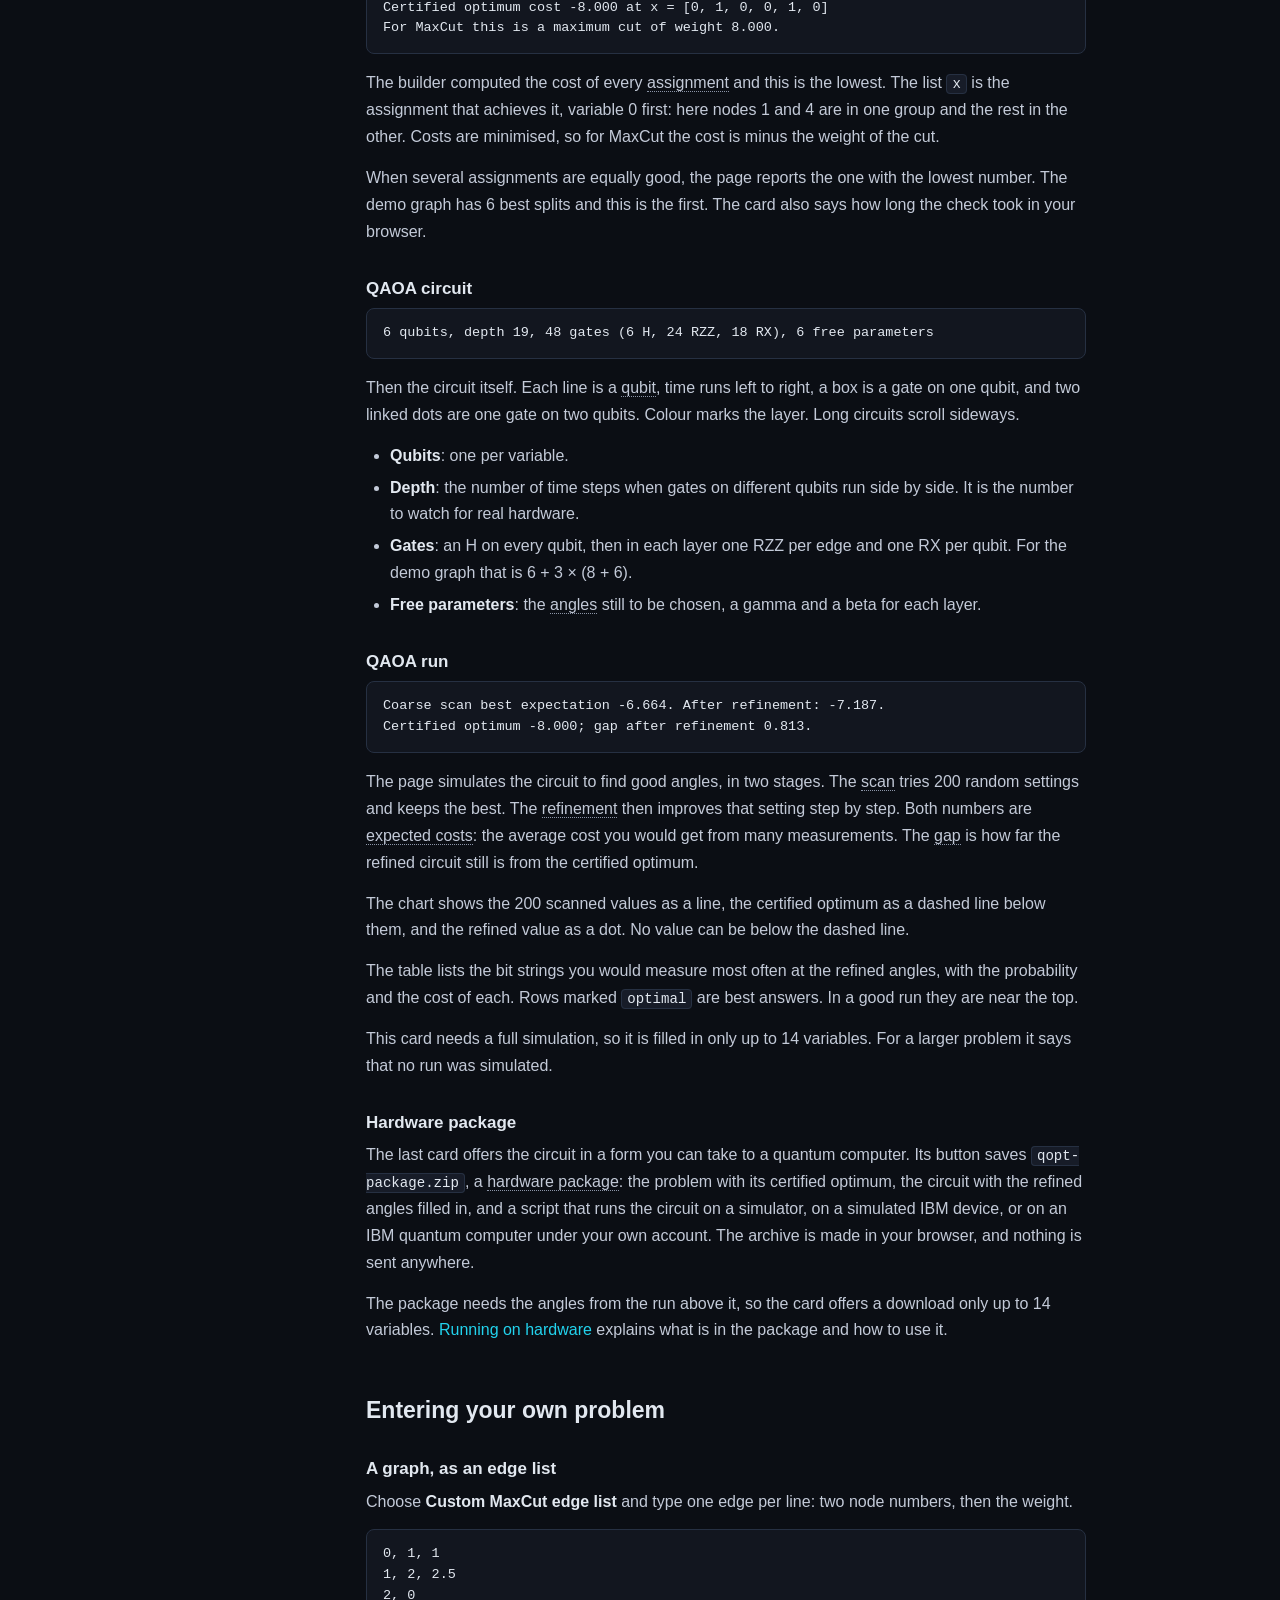
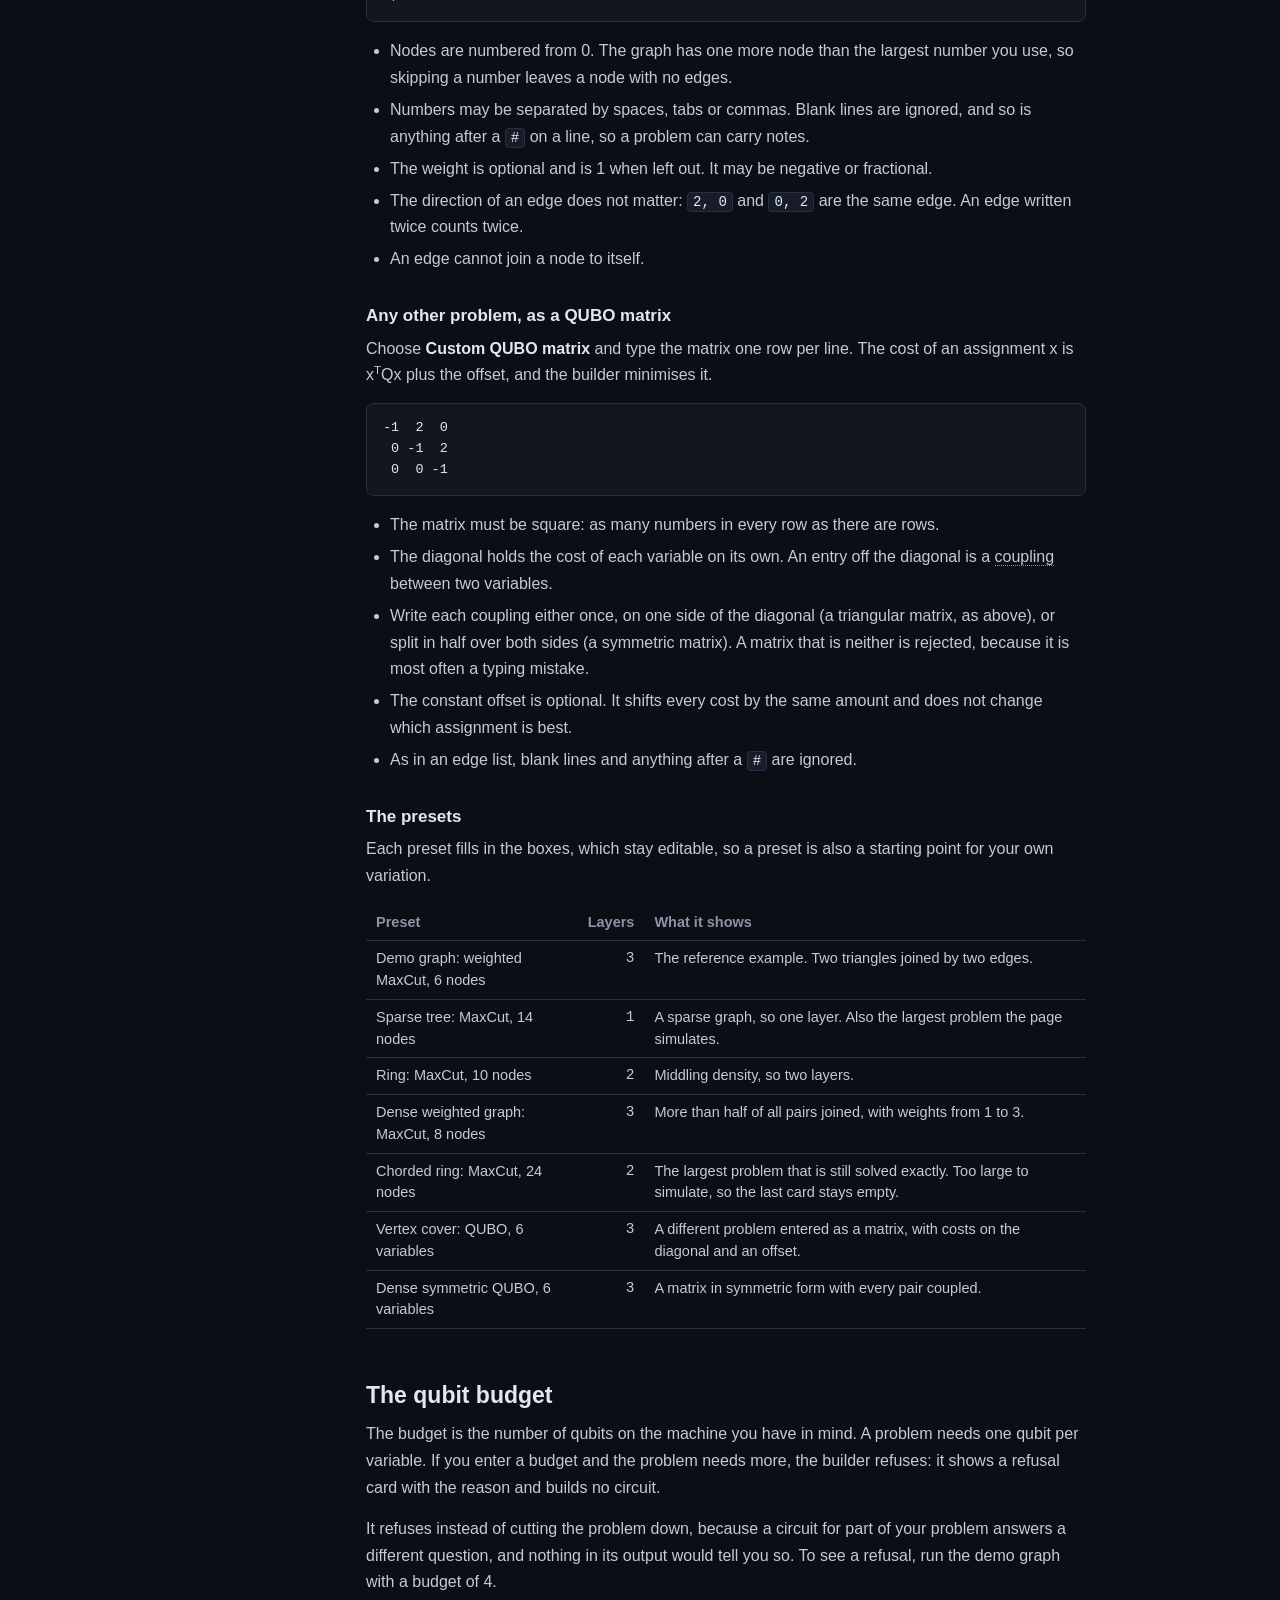
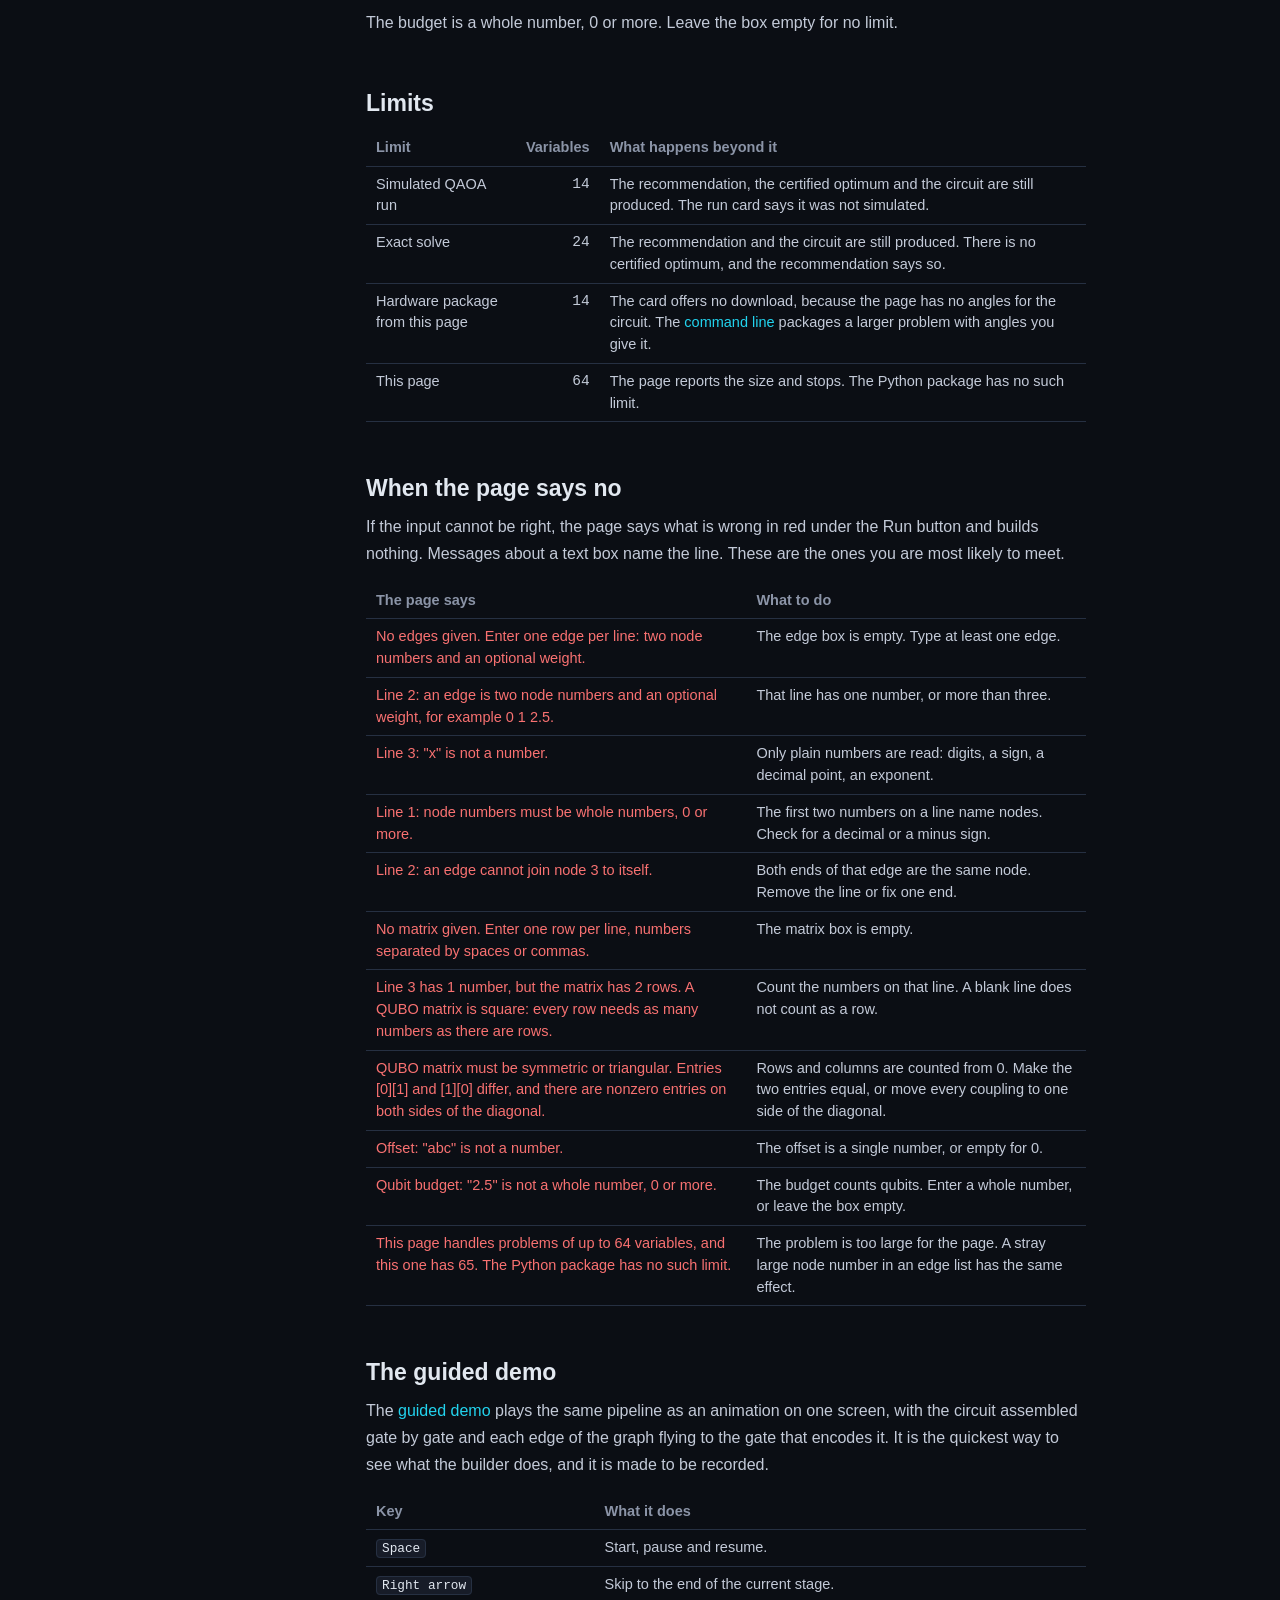
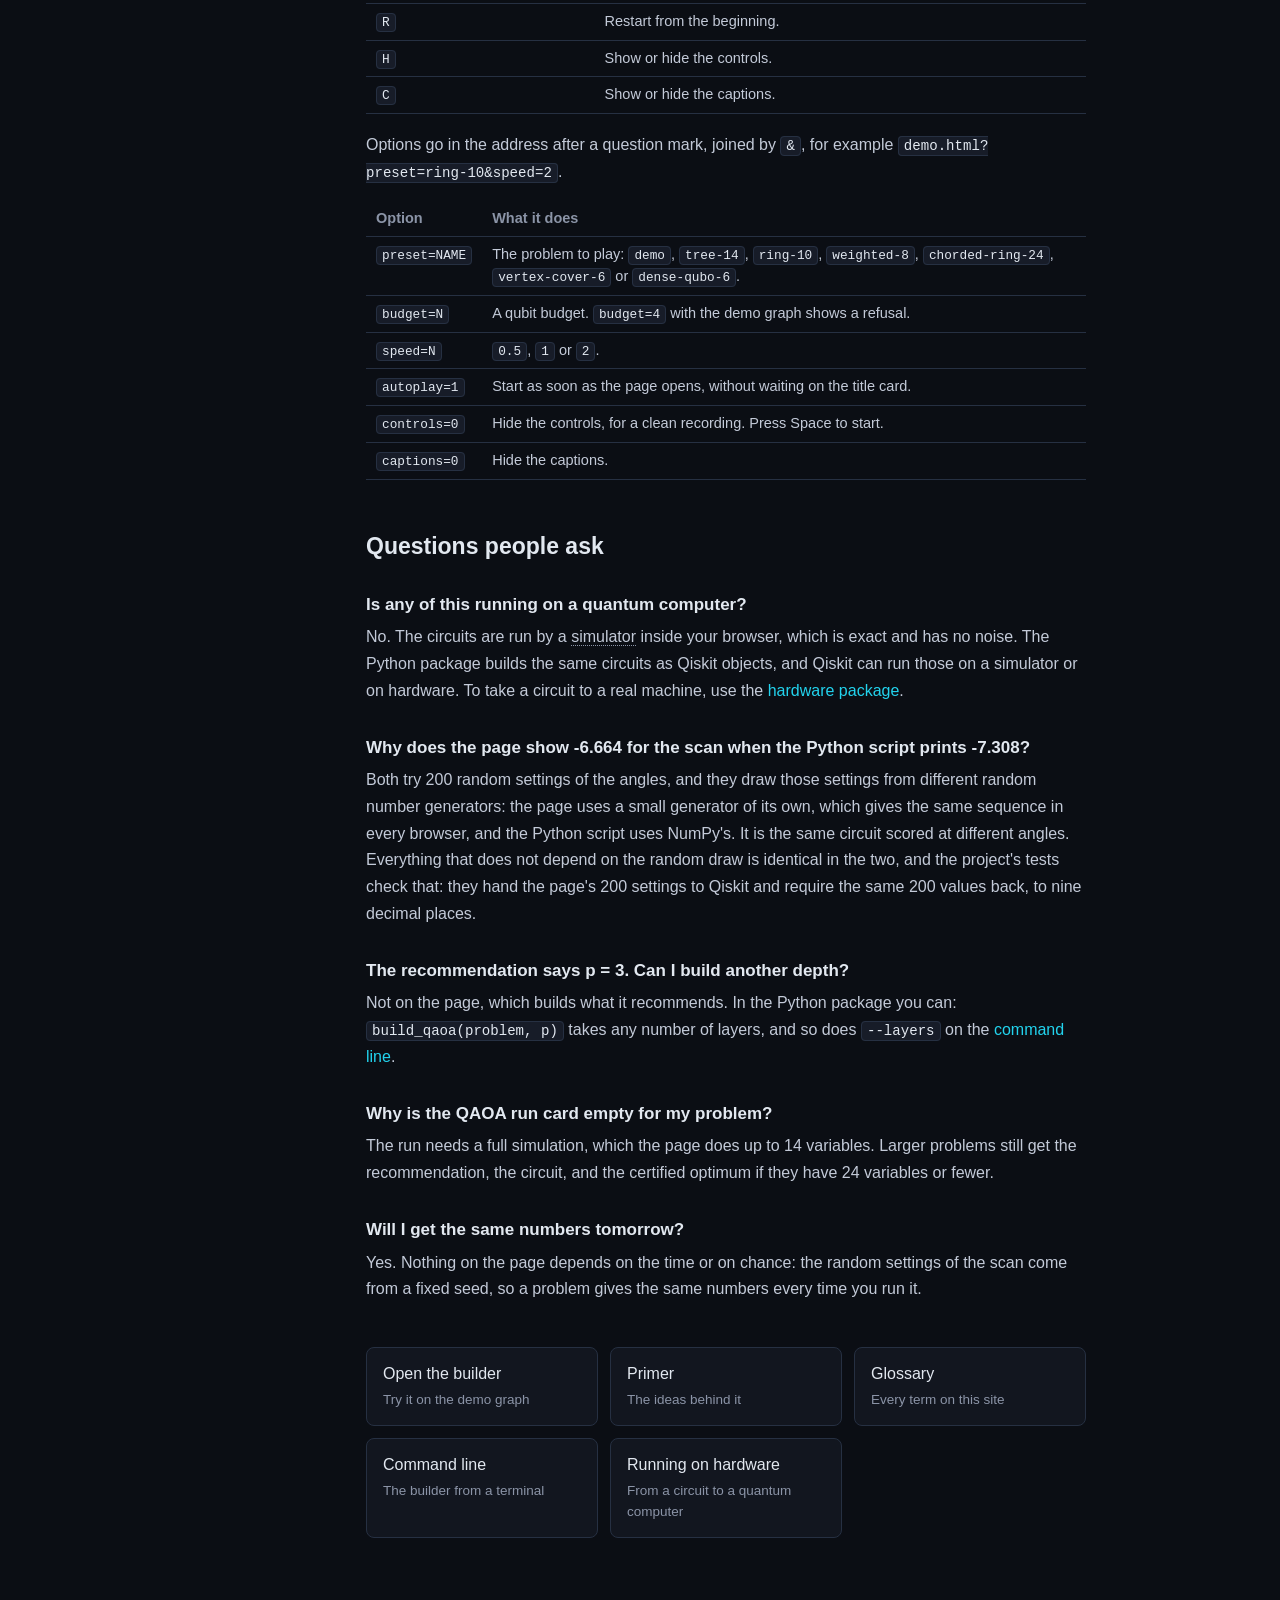
<file: web/guide.html>
<!DOCTYPE html>
<html lang="en">
<head>
<meta charset="utf-8">
<meta name="viewport" content="width=device-width, initial-scale=1">
<title>User guide: the Quantum Optimisation Circuit Builder</title>
<meta name="description" content="How to use the Quantum Optimisation Circuit Builder page: a first run on the demo graph, how to read each result card, how to enter your own graph or QUBO matrix, the limits, and what each error message means.">
<link rel="stylesheet" href="styles.css">
<link rel="stylesheet" href="docs.css">
</head>
<body>
<header class="site-header">
  <div class="wrap header-row">
    <a class="brand" href="index.html">qopt&#8209;builder</a>
    <nav aria-label="Site">
      <a href="index.html#app">Builder</a>
      <a href="demo.html">Guided demo</a>
      <a href="learn.html">Primer</a>
      <a href="glossary.html">Glossary</a>
      <a href="guide.html" aria-current="page">User guide</a>
      <a href="cli.html">Command line</a>
      <a href="hardware.html">Hardware</a>
      <a href="https://github.com/jemsbhai/qopt-builder">GitHub</a>
    </nav>
  </div>
</header>

<main class="wrap doc">
  <nav class="toc" aria-label="On this page">
    <h2>On this page</h2>
    <ol>
      <li><a href="#first-run">A first run</a></li>
      <li><a href="#cards">Reading the results</a></li>
      <li><a href="#own-problem">Entering your own problem</a></li>
      <li><a href="#budget">The qubit budget</a></li>
      <li><a href="#limits">Limits</a></li>
      <li><a href="#errors">When the page says no</a></li>
      <li><a href="#guided-demo">The guided demo</a></li>
      <li><a href="#questions">Questions people ask</a></li>
    </ol>
    <div class="pages">
      <h2>Learn</h2>
      <ol>
        <li><a href="learn.html">Primer</a></li>
        <li><a href="glossary.html">Glossary</a></li>
        <li><a href="guide.html">User guide</a></li>
        <li><a href="cli.html">Command line</a></li>
        <li><a href="hardware.html">Hardware</a></li>
      </ol>
    </div>
  </nav>

  <article class="doc-body">
    <h1>Using the builder</h1>
    <p class="lede">How to run the builder page, how to read each card it shows, and how to give it a problem of your own. If the vocabulary is new, the <a href="learn.html">primer</a> comes first.</p>

    <h2 id="first-run">A first run</h2>
    <p>Open <a href="index.html#app">the builder</a>. It runs the demo graph as soon as the page loads, so there are results on screen before you touch anything. Nothing is sent anywhere: the whole computation happens in your browser.</p>
    <p>To run something else, work down the left-hand column:</p>
    <ol>
      <li><strong>Problem.</strong> Pick a preset from the list, or pick one of the two custom entries and type your own problem.</li>
      <li><strong>Hardware budget.</strong> Optional. Enter the number of qubits your machine has, or leave it empty.</li>
      <li>Press <strong>Run the builder</strong>. The line under the button says what the page is doing, and reports any problem with the input in red.</li>
    </ol>
    <p>The results appear on the right as a stack of cards, in the order the builder works: the problem, the recommendation, the exact solve, the circuit, the simulated run, and the hardware package.</p>

    <h2 id="cards">Reading the results</h2>
    <p>The examples below are what the page shows for the demo graph, the first preset.</p>

    <h3 id="problem">Problem</h3>
    <p>For a graph, a drawing of it with the weight on each edge, and a line such as:</p>
    <pre>MaxCut on <span data-fact="demo-nodes">6</span> nodes, <span data-fact="demo-edges">8</span> edges. Coupling density <span data-fact="demo-density-3">0.533</span>.</pre>
    <p>The <a class="term" href="glossary.html#term-coupling-density">coupling density</a> is the share of node pairs joined by an edge. Once the exact solve has run, the drawing is coloured: the two colours are the two groups of the best split, and the highlighted edges are the ones it cuts. For a QUBO matrix there is no drawing, and the line gives the number of variables, the offset if there is one, and the density.</p>

    <h3 id="recommendation">Recommendation</h3>
    <p>What the builder decided to do, then its reasons as a list. For the demo graph the heading reads <code>exact+qaoa (p = <span data-fact="demo-p">3</span>)</code>.</p>
    <ul>
      <li><code>exact+qaoa</code> means the problem is small enough to solve exactly, so the builder does that and builds a QAOA circuit alongside for comparison. This is what you get up to <span data-fact="exact-limit">24</span> variables.</li>
      <li><code>qaoa</code> on its own means the problem is too large to check completely. The circuit is built, and its result will not be certified.</li>
      <li><code>p</code> is the number of <a class="term" href="glossary.html#term-layer">layers</a> in the circuit. It follows from the coupling density: 1 layer up to <span data-fact="band-low">0.15</span>, 2 up to <span data-fact="band-high">0.5</span>, 3 above that.</li>
    </ul>
    <p>Each reason is a full sentence with the number that triggered it, so you can see exactly why the choice was made.</p>

    <h3 id="refusal">Builder refusal</h3>
    <p>This card replaces the recommendation when the problem has more variables than the qubit budget you entered. It gives the reason, and nothing below it is built. See <a href="#budget">the qubit budget</a>.</p>

    <h3 id="exact">Exact classical solve</h3>
    <pre>Certified optimum cost <span data-fact="demo-optimum">-8.000</span> at x = [0, 1, 0, 0, 1, 0]
For MaxCut this is a maximum cut of weight <span data-fact="demo-cut-3">8.000</span>.</pre>
    <p>The builder computed the cost of every <a class="term" href="glossary.html#term-assignment">assignment</a> and this is the lowest. The list <code>x</code> is the assignment that achieves it, variable 0 first: here nodes 1 and 4 are in one group and the rest in the other. Costs are minimised, so for MaxCut the cost is minus the weight of the cut.</p>
    <p>When several assignments are equally good, the page reports the one with the lowest number. The demo graph has <span data-fact="demo-optimal-count">6</span> best splits and this is the first. The card also says how long the check took in your browser.</p>

    <h3 id="circuit">QAOA circuit</h3>
    <pre><span data-fact="demo-nodes">6</span> qubits, depth <span data-fact="demo-depth">19</span>, <span data-fact="demo-gates">48</span> gates (<span data-fact="demo-h">6</span> H, <span data-fact="demo-rzz">24</span> RZZ, <span data-fact="demo-rx">18</span> RX), <span data-fact="demo-params">6</span> free parameters</pre>
    <p>Then the circuit itself. Each line is a <a class="term" href="glossary.html#term-qubit">qubit</a>, time runs left to right, a box is a gate on one qubit, and two linked dots are one gate on two qubits. Colour marks the layer. Long circuits scroll sideways.</p>
    <ul>
      <li><strong>Qubits</strong>: one per variable.</li>
      <li><strong>Depth</strong>: the number of time steps when gates on different qubits run side by side. It is the number to watch for real hardware.</li>
      <li><strong>Gates</strong>: an H on every qubit, then in each layer one RZZ per edge and one RX per qubit. For the demo graph that is 6 + 3 &times; (8 + 6).</li>
      <li><strong>Free parameters</strong>: the <a class="term" href="glossary.html#term-angles">angles</a> still to be chosen, a gamma and a beta for each layer.</li>
    </ul>

    <h3 id="run">QAOA run</h3>
    <pre>Coarse scan best expectation <span data-fact="web-scan">-6.664</span>. After refinement: <span data-fact="web-refined">-7.187</span>.
Certified optimum <span data-fact="demo-optimum">-8.000</span>; gap after refinement <span data-fact="web-gap">0.813</span>.</pre>
    <p>The page simulates the circuit to find good angles, in two stages. The <a class="term" href="glossary.html#term-scan">scan</a> tries <span data-fact="scan-samples">200</span> random settings and keeps the best. The <a class="term" href="glossary.html#term-refinement">refinement</a> then improves that setting step by step. Both numbers are <a class="term" href="glossary.html#term-expected-cost">expected costs</a>: the average cost you would get from many measurements. The <a class="term" href="glossary.html#term-gap">gap</a> is how far the refined circuit still is from the certified optimum.</p>
    <p>The chart shows the 200 scanned values as a line, the certified optimum as a dashed line below them, and the refined value as a dot. No value can be below the dashed line.</p>
    <p>The table lists the bit strings you would measure most often at the refined angles, with the probability and the cost of each. Rows marked <code>optimal</code> are best answers. In a good run they are near the top.</p>
    <p>This card needs a full simulation, so it is filled in only up to <span data-fact="simulation-limit">14</span> variables. For a larger problem it says that no run was simulated.</p>

    <h3 id="package">Hardware package</h3>
    <p>The last card offers the circuit in a form you can take to a quantum computer. Its button saves <code>qopt-package.zip</code>, a <a class="term" href="glossary.html#term-hardware-package">hardware package</a>: the problem with its certified optimum, the circuit with the refined angles filled in, and a script that runs the circuit on a simulator, on a simulated IBM device, or on an IBM quantum computer under your own account. The archive is made in your browser, and nothing is sent anywhere.</p>
    <p>The package needs the angles from the run above it, so the card offers a download only up to <span data-fact="simulation-limit">14</span> variables. <a href="hardware.html">Running on hardware</a> explains what is in the package and how to use it.</p>

    <h2 id="own-problem">Entering your own problem</h2>

    <h3 id="edges">A graph, as an edge list</h3>
    <p>Choose <strong>Custom MaxCut edge list</strong> and type one edge per line: two node numbers, then the weight.</p>
    <pre>0, 1, 1
1, 2, 2.5
2, 0</pre>
    <ul>
      <li>Nodes are numbered from 0. The graph has one more node than the largest number you use, so skipping a number leaves a node with no edges.</li>
      <li>Numbers may be separated by spaces, tabs or commas. Blank lines are ignored, and so is anything after a <code>#</code> on a line, so a problem can carry notes.</li>
      <li>The weight is optional and is 1 when left out. It may be negative or fractional.</li>
      <li>The direction of an edge does not matter: <code>2, 0</code> and <code>0, 2</code> are the same edge. An edge written twice counts twice.</li>
      <li>An edge cannot join a node to itself.</li>
    </ul>

    <h3 id="matrix">Any other problem, as a QUBO matrix</h3>
    <p>Choose <strong>Custom QUBO matrix</strong> and type the matrix one row per line. The cost of an assignment x is x<sup>T</sup>Qx plus the offset, and the builder minimises it.</p>
    <pre>-1  2  0
 0 -1  2
 0  0 -1</pre>
    <ul>
      <li>The matrix must be square: as many numbers in every row as there are rows.</li>
      <li>The diagonal holds the cost of each variable on its own. An entry off the diagonal is a <a class="term" href="glossary.html#term-coupling">coupling</a> between two variables.</li>
      <li>Write each coupling either once, on one side of the diagonal (a triangular matrix, as above), or split in half over both sides (a symmetric matrix). A matrix that is neither is rejected, because it is most often a typing mistake.</li>
      <li>The constant offset is optional. It shifts every cost by the same amount and does not change which assignment is best.</li>
      <li>As in an edge list, blank lines and anything after a <code>#</code> are ignored.</li>
    </ul>

    <h3 id="presets">The presets</h3>
    <p>Each preset fills in the boxes, which stay editable, so a preset is also a starting point for your own variation.</p>
    <div class="scroll"><table>
      <thead><tr><th>Preset</th><th class="num">Layers</th><th>What it shows</th></tr></thead>
      <tbody>
        <tr data-preset="demo"><td>Demo graph: weighted MaxCut, 6 nodes</td><td class="num">3</td><td>The reference example. Two triangles joined by two edges.</td></tr>
        <tr data-preset="tree-14"><td>Sparse tree: MaxCut, 14 nodes</td><td class="num">1</td><td>A sparse graph, so one layer. Also the largest problem the page simulates.</td></tr>
        <tr data-preset="ring-10"><td>Ring: MaxCut, 10 nodes</td><td class="num">2</td><td>Middling density, so two layers.</td></tr>
        <tr data-preset="weighted-8"><td>Dense weighted graph: MaxCut, 8 nodes</td><td class="num">3</td><td>More than half of all pairs joined, with weights from 1 to 3.</td></tr>
        <tr data-preset="chorded-ring-24"><td>Chorded ring: MaxCut, 24 nodes</td><td class="num">2</td><td>The largest problem that is still solved exactly. Too large to simulate, so the last card stays empty.</td></tr>
        <tr data-preset="vertex-cover-6"><td>Vertex cover: QUBO, 6 variables</td><td class="num">3</td><td>A different problem entered as a matrix, with costs on the diagonal and an offset.</td></tr>
        <tr data-preset="dense-qubo-6"><td>Dense symmetric QUBO, 6 variables</td><td class="num">3</td><td>A matrix in symmetric form with every pair coupled.</td></tr>
      </tbody>
    </table></div>

    <h2 id="budget">The qubit budget</h2>
    <p>The budget is the number of qubits on the machine you have in mind. A problem needs one qubit per variable. If you enter a budget and the problem needs more, the builder refuses: it shows a refusal card with the reason and builds no circuit.</p>
    <p>It refuses instead of cutting the problem down, because a circuit for part of your problem answers a different question, and nothing in its output would tell you so. To see a refusal, run the demo graph with a budget of 4.</p>
    <p>The budget is a whole number, 0 or more. Leave the box empty for no limit.</p>

    <h2 id="limits">Limits</h2>
    <div class="scroll"><table>
      <thead><tr><th>Limit</th><th class="num">Variables</th><th>What happens beyond it</th></tr></thead>
      <tbody>
        <tr><td>Simulated QAOA run</td><td class="num" data-fact="simulation-limit">14</td><td>The recommendation, the certified optimum and the circuit are still produced. The run card says it was not simulated.</td></tr>
        <tr><td>Exact solve</td><td class="num" data-fact="exact-limit">24</td><td>The recommendation and the circuit are still produced. There is no certified optimum, and the recommendation says so.</td></tr>
        <tr><td>Hardware package from this page</td><td class="num" data-fact="simulation-limit">14</td><td>The card offers no download, because the page has no angles for the circuit. The <a href="cli.html#package">command line</a> packages a larger problem with angles you give it.</td></tr>
        <tr><td>This page</td><td class="num" data-fact="page-limit">64</td><td>The page reports the size and stops. The Python package has no such limit.</td></tr>
      </tbody>
    </table></div>

    <h2 id="errors">When the page says no</h2>
    <p>If the input cannot be right, the page says what is wrong in red under the Run button and builds nothing. Messages about a text box name the line. These are the ones you are most likely to meet.</p>
    <div class="scroll"><table>
      <thead><tr><th>The page says</th><th>What to do</th></tr></thead>
      <tbody>
        <tr><td><code class="msg">No edges given. Enter one edge per line: two node numbers and an optional weight.</code></td><td>The edge box is empty. Type at least one edge.</td></tr>
        <tr><td><code class="msg">Line 2: an edge is two node numbers and an optional weight, for example 0 1 2.5.</code></td><td>That line has one number, or more than three.</td></tr>
        <tr><td><code class="msg">Line 3: "x" is not a number.</code></td><td>Only plain numbers are read: digits, a sign, a decimal point, an exponent.</td></tr>
        <tr><td><code class="msg">Line 1: node numbers must be whole numbers, 0 or more.</code></td><td>The first two numbers on a line name nodes. Check for a decimal or a minus sign.</td></tr>
        <tr><td><code class="msg">Line 2: an edge cannot join node 3 to itself.</code></td><td>Both ends of that edge are the same node. Remove the line or fix one end.</td></tr>
        <tr><td><code class="msg">No matrix given. Enter one row per line, numbers separated by spaces or commas.</code></td><td>The matrix box is empty.</td></tr>
        <tr><td><code class="msg">Line 3 has 1 number, but the matrix has 2 rows. A QUBO matrix is square: every row needs as many numbers as there are rows.</code></td><td>Count the numbers on that line. A blank line does not count as a row.</td></tr>
        <tr><td><code class="msg">QUBO matrix must be symmetric or triangular. Entries [0][1] and [1][0] differ, and there are nonzero entries on both sides of the diagonal.</code></td><td>Rows and columns are counted from 0. Make the two entries equal, or move every coupling to one side of the diagonal.</td></tr>
        <tr><td><code class="msg">Offset: "abc" is not a number.</code></td><td>The offset is a single number, or empty for 0.</td></tr>
        <tr><td><code class="msg">Qubit budget: "2.5" is not a whole number, 0 or more.</code></td><td>The budget counts qubits. Enter a whole number, or leave the box empty.</td></tr>
        <tr><td><code class="msg">This page handles problems of up to 64 variables, and this one has 65. The Python package has no such limit.</code></td><td>The problem is too large for the page. A stray large node number in an edge list has the same effect.</td></tr>
      </tbody>
    </table></div>

    <h2 id="guided-demo">The guided demo</h2>
    <p>The <a href="demo.html">guided demo</a> plays the same pipeline as an animation on one screen, with the circuit assembled gate by gate and each edge of the graph flying to the gate that encodes it. It is the quickest way to see what the builder does, and it is made to be recorded.</p>
    <div class="scroll"><table>
      <thead><tr><th>Key</th><th>What it does</th></tr></thead>
      <tbody>
        <tr><td><kbd>Space</kbd></td><td>Start, pause and resume.</td></tr>
        <tr><td><kbd>Right arrow</kbd></td><td>Skip to the end of the current stage.</td></tr>
        <tr><td><kbd>R</kbd></td><td>Restart from the beginning.</td></tr>
        <tr><td><kbd>H</kbd></td><td>Show or hide the controls.</td></tr>
        <tr><td><kbd>C</kbd></td><td>Show or hide the captions.</td></tr>
      </tbody>
    </table></div>
    <p>Options go in the address after a question mark, joined by <code>&amp;</code>, for example <code>demo.html?preset=ring-10&amp;speed=2</code>.</p>
    <div class="scroll"><table>
      <thead><tr><th>Option</th><th>What it does</th></tr></thead>
      <tbody>
        <tr><td><code>preset=NAME</code></td><td>The problem to play: <code>demo</code>, <code>tree-14</code>, <code>ring-10</code>, <code>weighted-8</code>, <code>chorded-ring-24</code>, <code>vertex-cover-6</code> or <code>dense-qubo-6</code>.</td></tr>
        <tr><td><code>budget=N</code></td><td>A qubit budget. <code>budget=4</code> with the demo graph shows a refusal.</td></tr>
        <tr><td><code>speed=N</code></td><td><code>0.5</code>, <code>1</code> or <code>2</code>.</td></tr>
        <tr><td><code>autoplay=1</code></td><td>Start as soon as the page opens, without waiting on the title card.</td></tr>
        <tr><td><code>controls=0</code></td><td>Hide the controls, for a clean recording. Press Space to start.</td></tr>
        <tr><td><code>captions=0</code></td><td>Hide the captions.</td></tr>
      </tbody>
    </table></div>

    <h2 id="questions">Questions people ask</h2>

    <h3 id="q-quantum-computer">Is any of this running on a quantum computer?</h3>
    <p>No. The circuits are run by a <a class="term" href="glossary.html#term-simulator">simulator</a> inside your browser, which is exact and has no noise. The Python package builds the same circuits as Qiskit objects, and Qiskit can run those on a simulator or on hardware. To take a circuit to a real machine, use the <a href="#package">hardware package</a>.</p>

    <h3 id="q-scan-differs">Why does the page show <span data-fact="web-scan">-6.664</span> for the scan when the Python script prints <span data-fact="python-scan">-7.308</span>?</h3>
    <p>Both try 200 random settings of the angles, and they draw those settings from different random number generators: the page uses a small generator of its own, which gives the same sequence in every browser, and the Python script uses NumPy's. It is the same circuit scored at different angles. Everything that does not depend on the random draw is identical in the two, and the project's tests check that: they hand the page's 200 settings to Qiskit and require the same 200 values back, to nine decimal places.</p>

    <h3 id="q-other-depth">The recommendation says p = 3. Can I build another depth?</h3>
    <p>Not on the page, which builds what it recommends. In the Python package you can: <code>build_qaoa(problem, p)</code> takes any number of layers, and so does <code>--layers</code> on the <a href="cli.html#options">command line</a>.</p>

    <h3 id="q-no-run">Why is the QAOA run card empty for my problem?</h3>
    <p>The run needs a full simulation, which the page does up to <span data-fact="simulation-limit">14</span> variables. Larger problems still get the recommendation, the circuit, and the certified optimum if they have 24 variables or fewer.</p>

    <h3 id="q-same-numbers">Will I get the same numbers tomorrow?</h3>
    <p>Yes. Nothing on the page depends on the time or on chance: the random settings of the scan come from a fixed seed, so a problem gives the same numbers every time you run it.</p>

    <div class="next">
      <a href="index.html#app">Open the builder<span>Try it on the demo graph</span></a>
      <a href="learn.html">Primer<span>The ideas behind it</span></a>
      <a href="glossary.html">Glossary<span>Every term on this site</span></a>
      <a href="cli.html">Command line<span>The builder from a terminal</span></a>
      <a href="hardware.html">Running on hardware<span>From a circuit to a quantum computer</span></a>
    </div>
  </article>
</main>
</body>
</html>
</file>
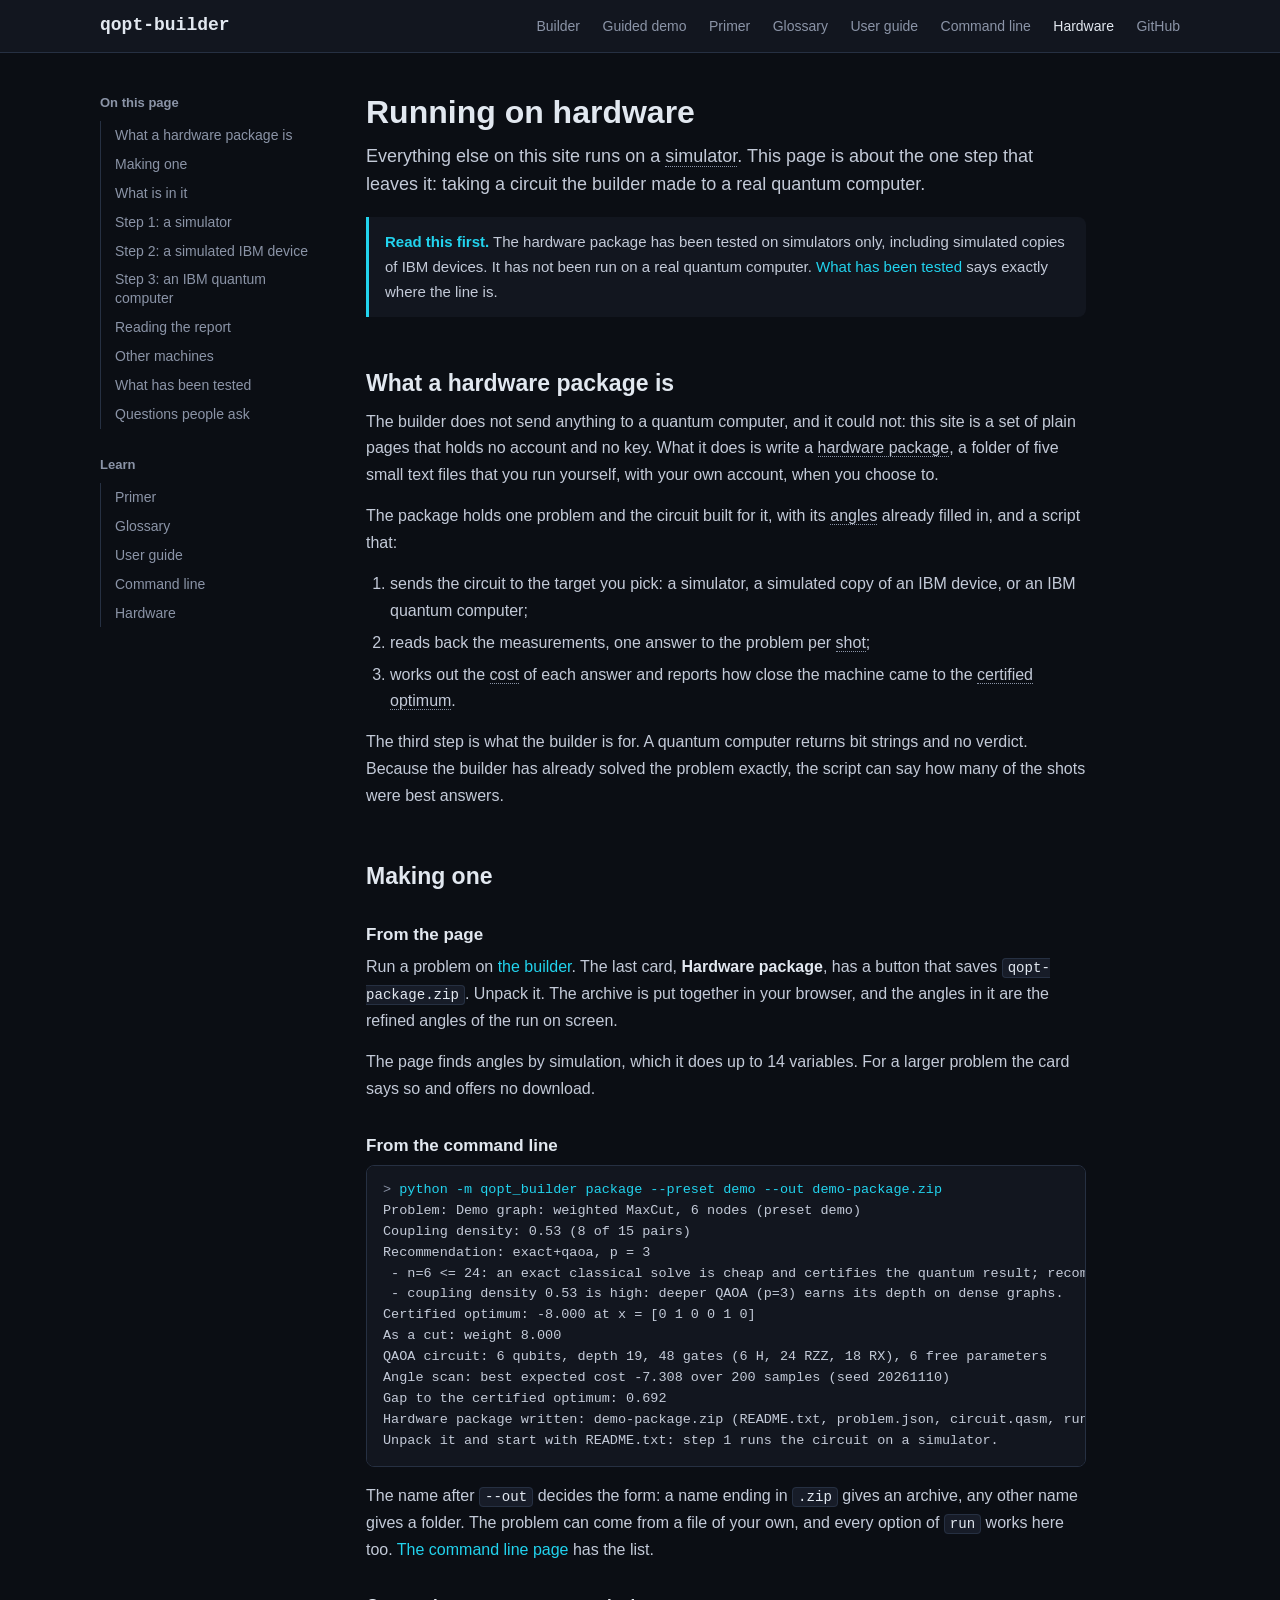
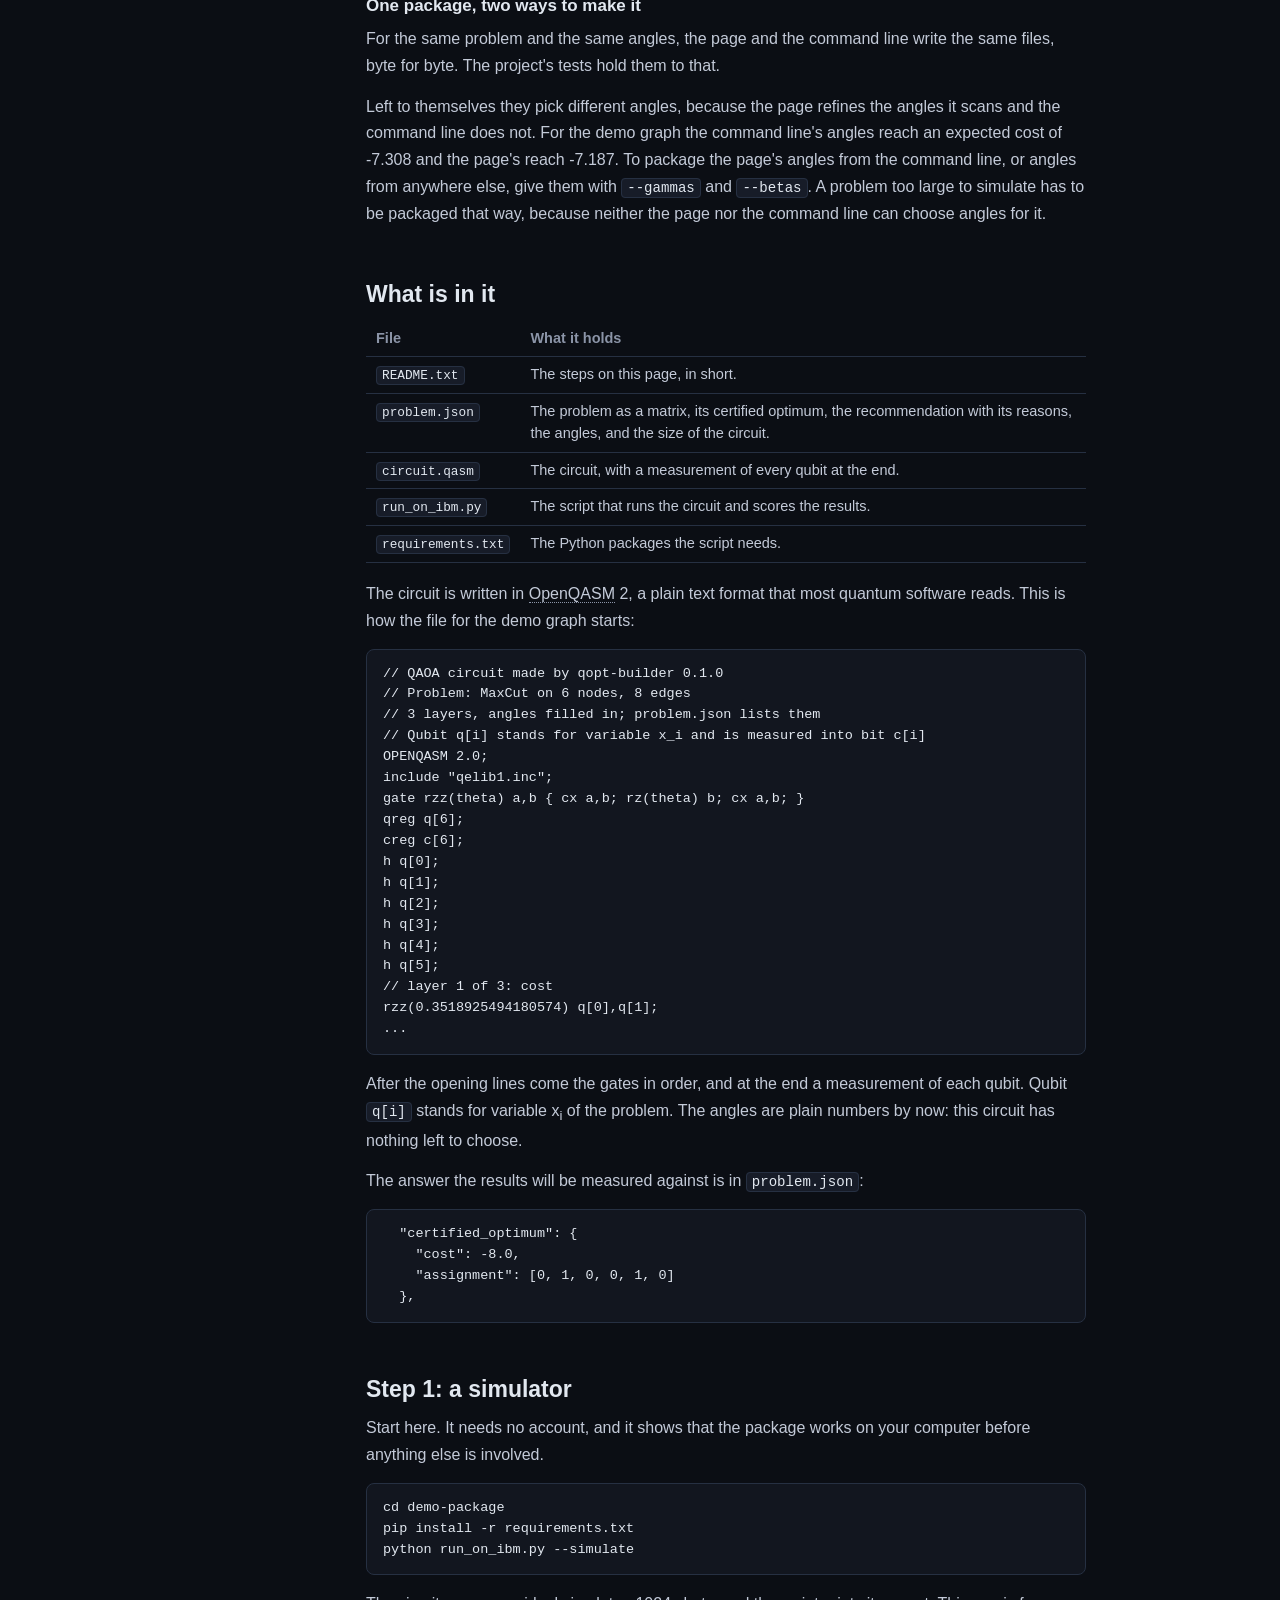
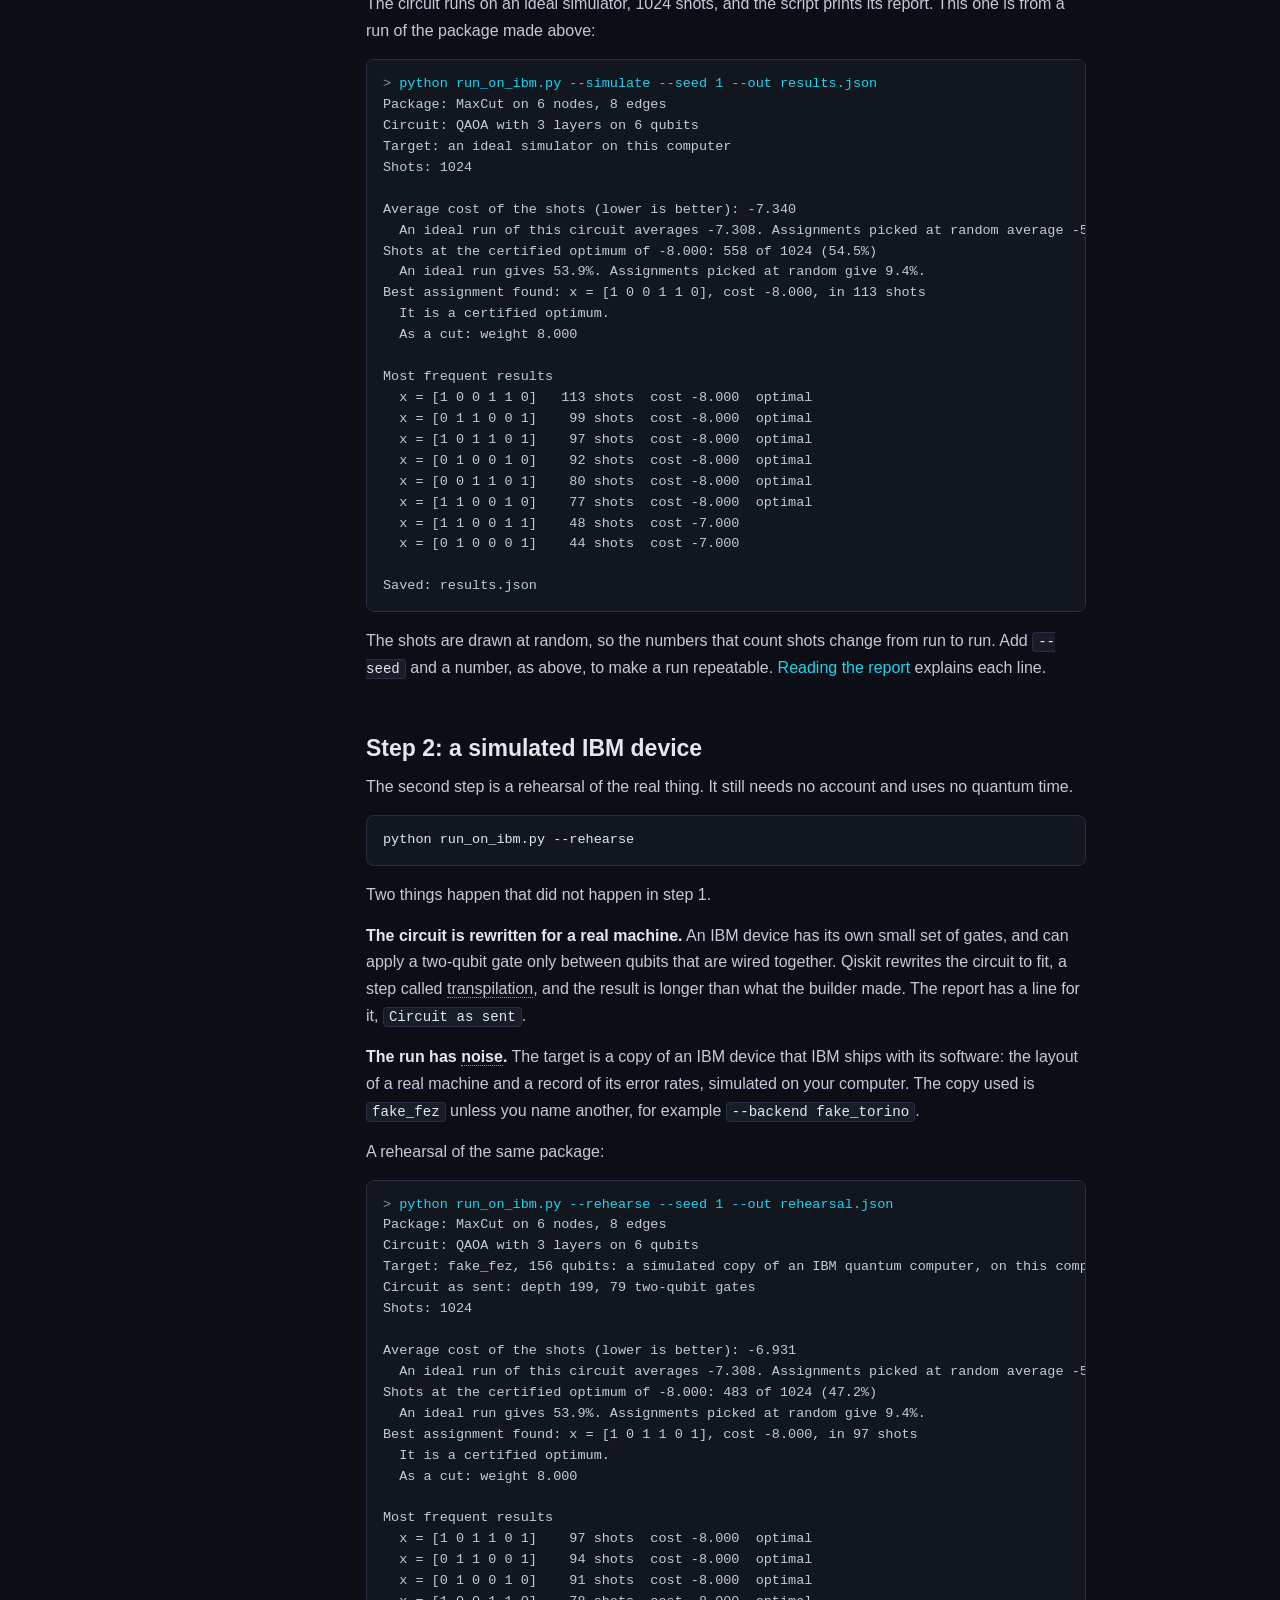
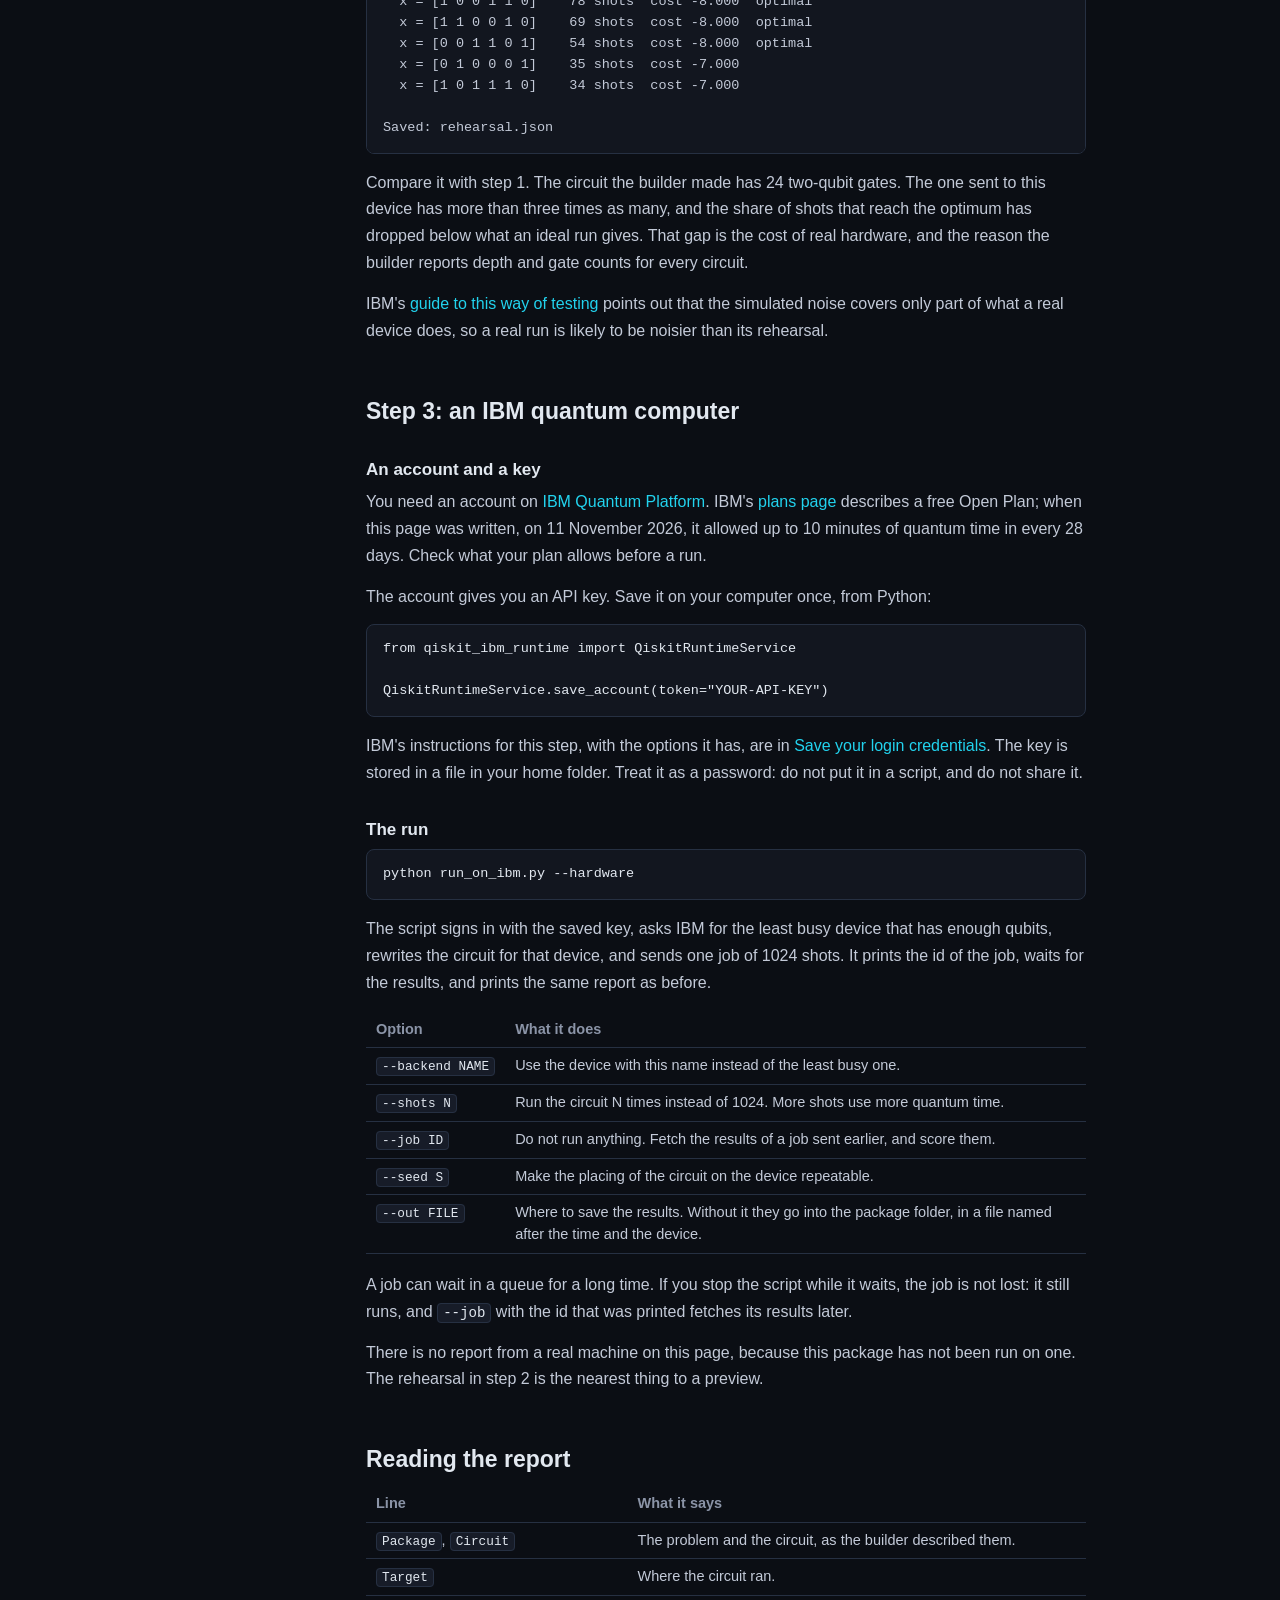
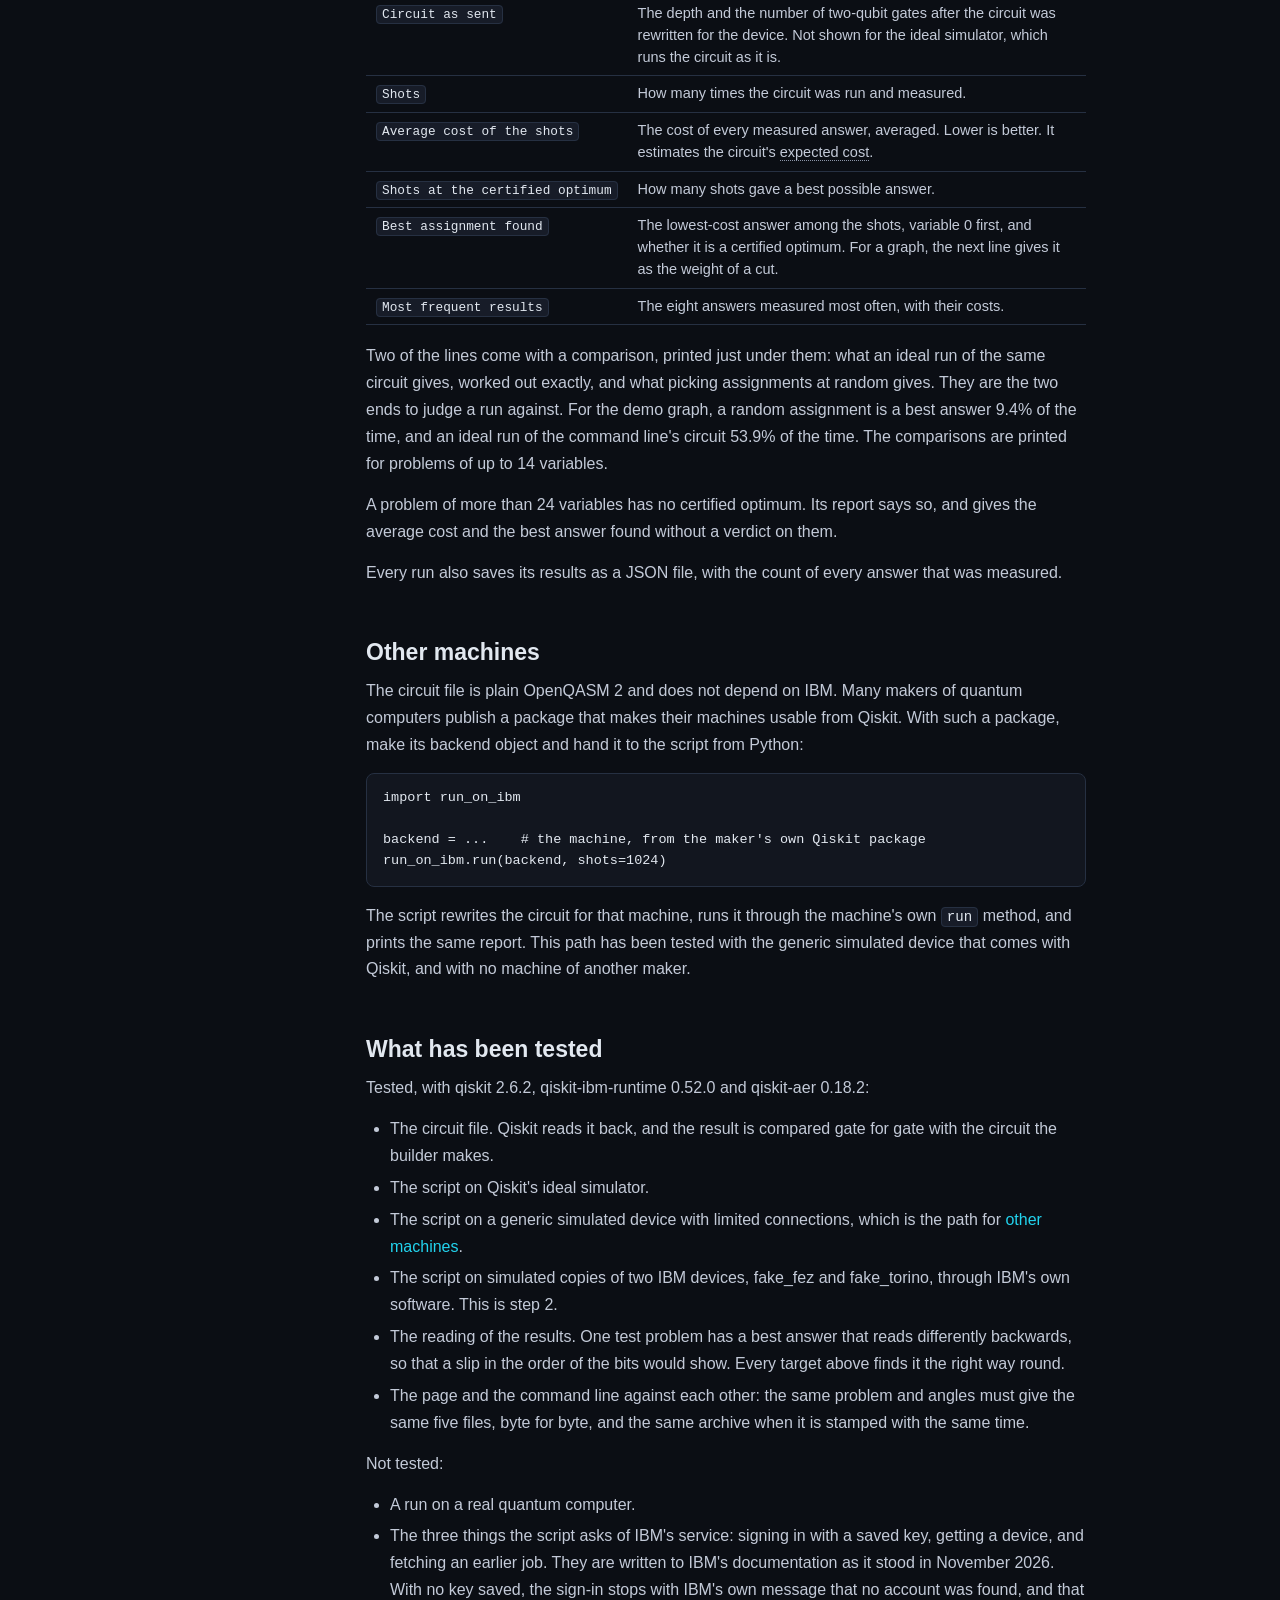
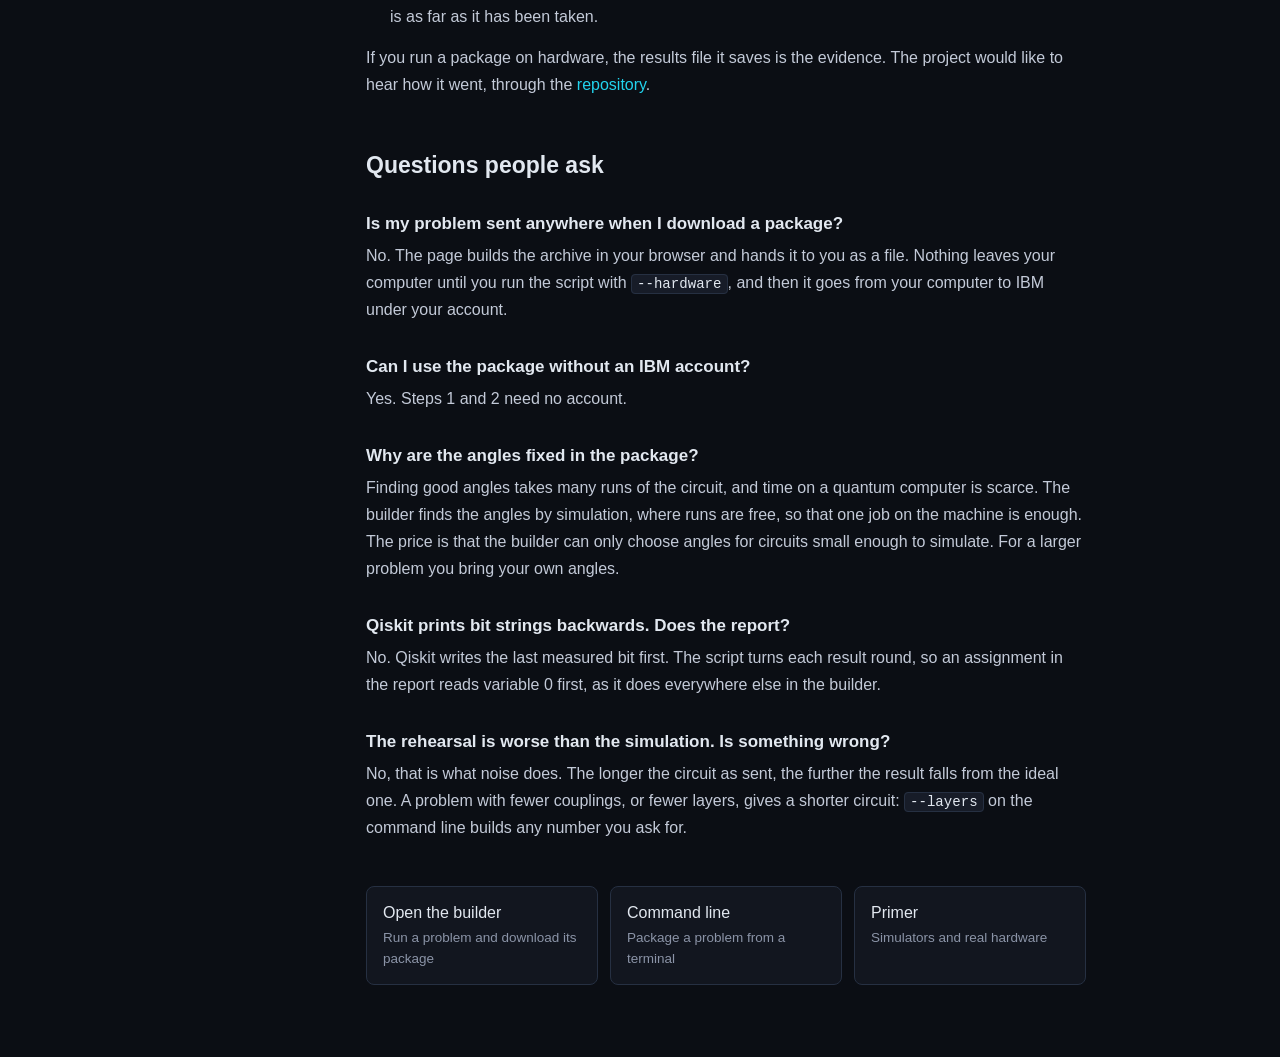
<file: web/hardware.html>
<!DOCTYPE html>
<html lang="en">
<head>
<meta charset="utf-8">
<meta name="viewport" content="width=device-width, initial-scale=1">
<title>Running on hardware: the Quantum Optimisation Circuit Builder</title>
<meta name="description" content="How to take a circuit from the Quantum Optimisation Circuit Builder to a quantum computer: the hardware package, what is in it, and how to run it on a simulator, on a simulated IBM device, and on an IBM quantum computer with your own account.">
<link rel="stylesheet" href="styles.css">
<link rel="stylesheet" href="docs.css">
</head>
<body>
<header class="site-header">
  <div class="wrap header-row">
    <a class="brand" href="index.html">qopt&#8209;builder</a>
    <nav aria-label="Site">
      <a href="index.html#app">Builder</a>
      <a href="demo.html">Guided demo</a>
      <a href="learn.html">Primer</a>
      <a href="glossary.html">Glossary</a>
      <a href="guide.html">User guide</a>
      <a href="cli.html">Command line</a>
      <a href="hardware.html" aria-current="page">Hardware</a>
      <a href="https://github.com/jemsbhai/qopt-builder">GitHub</a>
    </nav>
  </div>
</header>

<main class="wrap doc">
  <nav class="toc" aria-label="On this page">
    <h2>On this page</h2>
    <ol>
      <li><a href="#what">What a hardware package is</a></li>
      <li><a href="#make">Making one</a></li>
      <li><a href="#inside">What is in it</a></li>
      <li><a href="#simulate">Step 1: a simulator</a></li>
      <li><a href="#rehearse">Step 2: a simulated IBM device</a></li>
      <li><a href="#hardware">Step 3: an IBM quantum computer</a></li>
      <li><a href="#report">Reading the report</a></li>
      <li><a href="#others">Other machines</a></li>
      <li><a href="#tested">What has been tested</a></li>
      <li><a href="#questions">Questions people ask</a></li>
    </ol>
    <div class="pages">
      <h2>Learn</h2>
      <ol>
        <li><a href="learn.html">Primer</a></li>
        <li><a href="glossary.html">Glossary</a></li>
        <li><a href="guide.html">User guide</a></li>
        <li><a href="cli.html">Command line</a></li>
        <li><a href="hardware.html">Hardware</a></li>
      </ol>
    </div>
  </nav>

  <article class="doc-body">
    <h1>Running on hardware</h1>
    <p class="lede">Everything else on this site runs on a <a class="term" href="glossary.html#term-simulator">simulator</a>. This page is about the one step that leaves it: taking a circuit the builder made to a real quantum computer.</p>

    <div class="here">
      <p><b>Read this first.</b> The hardware package has been tested on simulators only, including simulated copies of IBM devices. It has not been run on a real quantum computer. <a href="#tested">What has been tested</a> says exactly where the line is.</p>
    </div>

    <h2 id="what">What a hardware package is</h2>
    <p>The builder does not send anything to a quantum computer, and it could not: this site is a set of plain pages that holds no account and no key. What it does is write a <a class="term" href="glossary.html#term-hardware-package">hardware package</a>, a folder of five small text files that you run yourself, with your own account, when you choose to.</p>
    <p>The package holds one problem and the circuit built for it, with its <a class="term" href="glossary.html#term-angles">angles</a> already filled in, and a script that:</p>
    <ol>
      <li>sends the circuit to the target you pick: a simulator, a simulated copy of an IBM device, or an IBM quantum computer;</li>
      <li>reads back the measurements, one answer to the problem per <a class="term" href="glossary.html#term-shot">shot</a>;</li>
      <li>works out the <a class="term" href="glossary.html#term-cost">cost</a> of each answer and reports how close the machine came to the <a class="term" href="glossary.html#term-certified-optimum">certified optimum</a>.</li>
    </ol>
    <p>The third step is what the builder is for. A quantum computer returns bit strings and no verdict. Because the builder has already solved the problem exactly, the script can say how many of the shots were best answers.</p>

    <h2 id="make">Making one</h2>
    <h3 id="from-page">From the page</h3>
    <p>Run a problem on <a href="index.html#app">the builder</a>. The last card, <strong>Hardware package</strong>, has a button that saves <code>qopt-package.zip</code>. Unpack it. The archive is put together in your browser, and the angles in it are the refined angles of the run on screen.</p>
    <p>The page finds angles by simulation, which it does up to <span data-fact="simulation-limit">14</span> variables. For a larger problem the card says so and offers no download.</p>

    <h3 id="from-cli">From the command line</h3>
    <pre class="term" data-run="package --preset demo --out demo-package.zip"><span class="cmd">python -m qopt_builder package --preset demo --out demo-package.zip</span>
Problem: Demo graph: weighted MaxCut, 6 nodes (preset demo)
Coupling density: 0.53 (8 of 15 pairs)
Recommendation: exact+qaoa, p = 3
 - n=6 &lt;= 24: an exact classical solve is cheap and certifies the quantum result; recommending exact with QAOA built alongside for comparison.
 - coupling density 0.53 is high: deeper QAOA (p=3) earns its depth on dense graphs.
Certified optimum: -8.000 at x = [0 1 0 0 1 0]
As a cut: weight 8.000
QAOA circuit: 6 qubits, depth 19, 48 gates (6 H, 24 RZZ, 18 RX), 6 free parameters
Angle scan: best expected cost -7.308 over 200 samples (seed 20261110)
Gap to the certified optimum: 0.692
Hardware package written: demo-package.zip (README.txt, problem.json, circuit.qasm, run_on_ibm.py, requirements.txt)
Unpack it and start with README.txt: step 1 runs the circuit on a simulator.</pre>
    <p>The name after <code>--out</code> decides the form: a name ending in <code>.zip</code> gives an archive, any other name gives a folder. The problem can come from a file of your own, and every option of <code>run</code> works here too. <a href="cli.html#package">The command line page</a> has the list.</p>

    <h3 id="same-package">One package, two ways to make it</h3>
    <p>For the same problem and the same angles, the page and the command line write the same files, byte for byte. The project's tests hold them to that.</p>
    <p>Left to themselves they pick different angles, because the page refines the angles it scans and the command line does not. For the demo graph the command line's angles reach an expected cost of <span data-fact="python-scan">-7.308</span> and the page's reach <span data-fact="web-refined">-7.187</span>. To package the page's angles from the command line, or angles from anywhere else, give them with <code>--gammas</code> and <code>--betas</code>. A problem too large to simulate has to be packaged that way, because neither the page nor the command line can choose angles for it.</p>

    <h2 id="inside">What is in it</h2>
    <div class="scroll"><table>
      <thead><tr><th>File</th><th>What it holds</th></tr></thead>
      <tbody>
        <tr><td class="keep"><code>README.txt</code></td><td>The steps on this page, in short.</td></tr>
        <tr><td class="keep"><code>problem.json</code></td><td>The problem as a matrix, its certified optimum, the recommendation with its reasons, the angles, and the size of the circuit.</td></tr>
        <tr><td class="keep"><code>circuit.qasm</code></td><td>The circuit, with a measurement of every qubit at the end.</td></tr>
        <tr><td class="keep"><code>run_on_ibm.py</code></td><td>The script that runs the circuit and scores the results.</td></tr>
        <tr><td class="keep"><code>requirements.txt</code></td><td>The Python packages the script needs.</td></tr>
      </tbody>
    </table></div>
    <p>The circuit is written in <a class="term" href="glossary.html#term-openqasm">OpenQASM</a> 2, a plain text format that most quantum software reads. This is how the file for the demo graph starts:</p>
    <pre data-excerpt="circuit.qasm">// QAOA circuit made by qopt-builder 0.1.0
// Problem: MaxCut on 6 nodes, 8 edges
// 3 layers, angles filled in; problem.json lists them
// Qubit q[i] stands for variable x_i and is measured into bit c[i]
OPENQASM 2.0;
include "qelib1.inc";
gate rzz(theta) a,b { cx a,b; rz(theta) b; cx a,b; }
qreg q[6];
creg c[6];
h q[0];
h q[1];
h q[2];
h q[3];
h q[4];
h q[5];
// layer 1 of 3: cost
rzz(0.3518925494180574) q[0],q[1];
...</pre>
    <p>After the opening lines come the gates in order, and at the end a measurement of each qubit. Qubit <code>q[i]</code> stands for variable x<sub>i</sub> of the problem. The angles are plain numbers by now: this circuit has nothing left to choose.</p>
    <p>The answer the results will be measured against is in <code>problem.json</code>:</p>
    <pre data-excerpt="problem.json">  "certified_optimum": {
    "cost": -8.0,
    "assignment": [0, 1, 0, 0, 1, 0]
  },</pre>

    <h2 id="simulate">Step 1: a simulator</h2>
    <p>Start here. It needs no account, and it shows that the package works on your computer before anything else is involved.</p>
    <pre>cd demo-package
pip install -r requirements.txt
python run_on_ibm.py --simulate</pre>
    <p>The circuit runs on an ideal simulator, <span data-fact="package-shots">1024</span> shots, and the script prints its report. This one is from a run of the package made above:</p>
    <pre class="term" data-example="simulate"><span class="cmd">python run_on_ibm.py --simulate --seed 1 --out results.json</span>
Package: MaxCut on 6 nodes, 8 edges
Circuit: QAOA with 3 layers on 6 qubits
Target: an ideal simulator on this computer
Shots: 1024

Average cost of the shots (lower is better): -7.340
  An ideal run of this circuit averages <span data-fact="python-scan">-7.308</span>. Assignments picked at random average <span data-fact="demo-mean">-5.000</span>.
Shots at the certified optimum of -8.000: 558 of 1024 (54.5%)
  An ideal run gives <span data-fact="python-ideal-share">53.9%</span>. Assignments picked at random give <span data-fact="chance-start">9.4%</span>.
Best assignment found: x = [1 0 0 1 1 0], cost -8.000, in 113 shots
  It is a certified optimum.
  As a cut: weight 8.000

Most frequent results
  x = [1 0 0 1 1 0]   113 shots  cost -8.000  optimal
  x = [0 1 1 0 0 1]    99 shots  cost -8.000  optimal
  x = [1 0 1 1 0 1]    97 shots  cost -8.000  optimal
  x = [0 1 0 0 1 0]    92 shots  cost -8.000  optimal
  x = [0 0 1 1 0 1]    80 shots  cost -8.000  optimal
  x = [1 1 0 0 1 0]    77 shots  cost -8.000  optimal
  x = [1 1 0 0 1 1]    48 shots  cost -7.000
  x = [0 1 0 0 0 1]    44 shots  cost -7.000

Saved: results.json</pre>
    <p>The shots are drawn at random, so the numbers that count shots change from run to run. Add <code>--seed</code> and a number, as above, to make a run repeatable. <a href="#report">Reading the report</a> explains each line.</p>

    <h2 id="rehearse">Step 2: a simulated IBM device</h2>
    <p>The second step is a rehearsal of the real thing. It still needs no account and uses no quantum time.</p>
    <pre>python run_on_ibm.py --rehearse</pre>
    <p>Two things happen that did not happen in step 1.</p>
    <p><strong>The circuit is rewritten for a real machine.</strong> An IBM device has its own small set of gates, and can apply a two-qubit gate only between qubits that are wired together. Qiskit rewrites the circuit to fit, a step called <a class="term" href="glossary.html#term-transpilation">transpilation</a>, and the result is longer than what the builder made. The report has a line for it, <code>Circuit as sent</code>.</p>
    <p><strong>The run has <a class="term" href="glossary.html#term-noise">noise</a>.</strong> The target is a copy of an IBM device that IBM ships with its software: the layout of a real machine and a record of its error rates, simulated on your computer. The copy used is <code><span data-fact="rehearsal-device">fake_fez</span></code> unless you name another, for example <code>--backend fake_torino</code>.</p>
    <p>A rehearsal of the same package:</p>
    <pre class="term" data-example="rehearse"><span class="cmd">python run_on_ibm.py --rehearse --seed 1 --out rehearsal.json</span>
Package: MaxCut on 6 nodes, 8 edges
Circuit: QAOA with 3 layers on 6 qubits
Target: fake_fez, 156 qubits: a simulated copy of an IBM quantum computer, on this computer
Circuit as sent: depth 199, 79 two-qubit gates
Shots: 1024

Average cost of the shots (lower is better): -6.931
  An ideal run of this circuit averages <span data-fact="python-scan">-7.308</span>. Assignments picked at random average <span data-fact="demo-mean">-5.000</span>.
Shots at the certified optimum of -8.000: 483 of 1024 (47.2%)
  An ideal run gives <span data-fact="python-ideal-share">53.9%</span>. Assignments picked at random give <span data-fact="chance-start">9.4%</span>.
Best assignment found: x = [1 0 1 1 0 1], cost -8.000, in 97 shots
  It is a certified optimum.
  As a cut: weight 8.000

Most frequent results
  x = [1 0 1 1 0 1]    97 shots  cost -8.000  optimal
  x = [0 1 1 0 0 1]    94 shots  cost -8.000  optimal
  x = [0 1 0 0 1 0]    91 shots  cost -8.000  optimal
  x = [1 0 0 1 1 0]    78 shots  cost -8.000  optimal
  x = [1 1 0 0 1 0]    69 shots  cost -8.000  optimal
  x = [0 0 1 1 0 1]    54 shots  cost -8.000  optimal
  x = [0 1 0 0 0 1]    35 shots  cost -7.000
  x = [1 0 1 1 1 0]    34 shots  cost -7.000

Saved: rehearsal.json</pre>
    <p>Compare it with step 1. The circuit the builder made has <span data-fact="demo-rzz">24</span> two-qubit gates. The one sent to this device has more than three times as many, and the share of shots that reach the optimum has dropped below what an ideal run gives. That gap is the cost of real hardware, and the reason the builder reports depth and gate counts for every circuit.</p>
    <p>IBM's <a href="https://quantum.cloud.ibm.com/docs/en/guides/local-testing-mode">guide to this way of testing</a> points out that the simulated noise covers only part of what a real device does, so a real run is likely to be noisier than its rehearsal.</p>

    <h2 id="hardware">Step 3: an IBM quantum computer</h2>
    <h3 id="account">An account and a key</h3>
    <p>You need an account on <a href="https://quantum.cloud.ibm.com">IBM Quantum Platform</a>. IBM's <a href="https://quantum.cloud.ibm.com/docs/guides/plans-overview">plans page</a> describes a free Open Plan; when this page was written, on 11 November 2026, it allowed up to 10 minutes of quantum time in every 28 days. Check what your plan allows before a run.</p>
    <p>The account gives you an API key. Save it on your computer once, from Python:</p>
    <pre>from qiskit_ibm_runtime import QiskitRuntimeService

QiskitRuntimeService.save_account(token="YOUR-API-KEY")</pre>
    <p>IBM's instructions for this step, with the options it has, are in <a href="https://quantum.cloud.ibm.com/docs/en/guides/save-credentials">Save your login credentials</a>. The key is stored in a file in your home folder. Treat it as a password: do not put it in a script, and do not share it.</p>

    <h3 id="run-hardware">The run</h3>
    <pre>python run_on_ibm.py --hardware</pre>
    <p>The script signs in with the saved key, asks IBM for the least busy device that has enough qubits, rewrites the circuit for that device, and sends one job of <span data-fact="package-shots">1024</span> shots. It prints the id of the job, waits for the results, and prints the same report as before.</p>
    <div class="scroll"><table>
      <thead><tr><th>Option</th><th>What it does</th></tr></thead>
      <tbody>
        <tr><td class="keep"><code>--backend NAME</code></td><td>Use the device with this name instead of the least busy one.</td></tr>
        <tr><td class="keep"><code>--shots N</code></td><td>Run the circuit N times instead of <span data-fact="package-shots">1024</span>. More shots use more quantum time.</td></tr>
        <tr><td class="keep"><code>--job ID</code></td><td>Do not run anything. Fetch the results of a job sent earlier, and score them.</td></tr>
        <tr><td class="keep"><code>--seed S</code></td><td>Make the placing of the circuit on the device repeatable.</td></tr>
        <tr><td class="keep"><code>--out FILE</code></td><td>Where to save the results. Without it they go into the package folder, in a file named after the time and the device.</td></tr>
      </tbody>
    </table></div>
    <p>A job can wait in a queue for a long time. If you stop the script while it waits, the job is not lost: it still runs, and <code>--job</code> with the id that was printed fetches its results later.</p>
    <p>There is no report from a real machine on this page, because this package has not been run on one. The rehearsal in step 2 is the nearest thing to a preview.</p>

    <h2 id="report">Reading the report</h2>
    <div class="scroll"><table>
      <thead><tr><th>Line</th><th>What it says</th></tr></thead>
      <tbody>
        <tr><td class="keep"><code>Package</code>, <code>Circuit</code></td><td>The problem and the circuit, as the builder described them.</td></tr>
        <tr><td class="keep"><code>Target</code></td><td>Where the circuit ran.</td></tr>
        <tr><td class="keep"><code>Circuit as sent</code></td><td>The depth and the number of two-qubit gates after the circuit was rewritten for the device. Not shown for the ideal simulator, which runs the circuit as it is.</td></tr>
        <tr><td class="keep"><code>Shots</code></td><td>How many times the circuit was run and measured.</td></tr>
        <tr><td class="keep"><code>Average cost of the shots</code></td><td>The cost of every measured answer, averaged. Lower is better. It estimates the circuit's <a class="term" href="glossary.html#term-expected-cost">expected cost</a>.</td></tr>
        <tr><td class="keep"><code>Shots at the certified optimum</code></td><td>How many shots gave a best possible answer.</td></tr>
        <tr><td class="keep"><code>Best assignment found</code></td><td>The lowest-cost answer among the shots, variable 0 first, and whether it is a certified optimum. For a graph, the next line gives it as the weight of a cut.</td></tr>
        <tr><td class="keep"><code>Most frequent results</code></td><td>The eight answers measured most often, with their costs.</td></tr>
      </tbody>
    </table></div>
    <p>Two of the lines come with a comparison, printed just under them: what an ideal run of the same circuit gives, worked out exactly, and what picking assignments at random gives. They are the two ends to judge a run against. For the demo graph, a random assignment is a best answer <span data-fact="chance-start">9.4%</span> of the time, and an ideal run of the command line's circuit <span data-fact="python-ideal-share">53.9%</span> of the time. The comparisons are printed for problems of up to <span data-fact="simulation-limit">14</span> variables.</p>
    <p>A problem of more than <span data-fact="exact-limit">24</span> variables has no certified optimum. Its report says so, and gives the average cost and the best answer found without a verdict on them.</p>
    <p>Every run also saves its results as a JSON file, with the count of every answer that was measured.</p>

    <h2 id="others">Other machines</h2>
    <p>The circuit file is plain OpenQASM 2 and does not depend on IBM. Many makers of quantum computers publish a package that makes their machines usable from Qiskit. With such a package, make its backend object and hand it to the script from Python:</p>
    <pre>import run_on_ibm

backend = ...    # the machine, from the maker's own Qiskit package
run_on_ibm.run(backend, shots=1024)</pre>
    <p>The script rewrites the circuit for that machine, runs it through the machine's own <code>run</code> method, and prints the same report. This path has been tested with the generic simulated device that comes with Qiskit, and with no machine of another maker.</p>

    <h2 id="tested">What has been tested</h2>
    <p>Tested, with qiskit <span data-fact="tested-qiskit">2.6.2</span>, qiskit-ibm-runtime <span data-fact="tested-runtime">0.52.0</span> and qiskit-aer <span data-fact="tested-aer">0.18.2</span>:</p>
    <ul>
      <li>The circuit file. Qiskit reads it back, and the result is compared gate for gate with the circuit the builder makes.</li>
      <li>The script on Qiskit's ideal simulator.</li>
      <li>The script on a generic simulated device with limited connections, which is the path for <a href="#others">other machines</a>.</li>
      <li>The script on simulated copies of two IBM devices, fake_fez and fake_torino, through IBM's own software. This is step 2.</li>
      <li>The reading of the results. One test problem has a best answer that reads differently backwards, so that a slip in the order of the bits would show. Every target above finds it the right way round.</li>
      <li>The page and the command line against each other: the same problem and angles must give the same five files, byte for byte, and the same archive when it is stamped with the same time.</li>
    </ul>
    <p>Not tested:</p>
    <ul>
      <li>A run on a real quantum computer.</li>
      <li>The three things the script asks of IBM's service: signing in with a saved key, getting a device, and fetching an earlier job. They are written to IBM's documentation as it stood in November 2026. With no key saved, the sign-in stops with IBM's own message that no account was found, and that is as far as it has been taken.</li>
    </ul>
    <p>If you run a package on hardware, the results file it saves is the evidence. The project would like to hear how it went, through the <a href="https://github.com/jemsbhai/qopt-builder">repository</a>.</p>

    <h2 id="questions">Questions people ask</h2>

    <h3 id="q-sent">Is my problem sent anywhere when I download a package?</h3>
    <p>No. The page builds the archive in your browser and hands it to you as a file. Nothing leaves your computer until you run the script with <code>--hardware</code>, and then it goes from your computer to IBM under your account.</p>

    <h3 id="q-no-account">Can I use the package without an IBM account?</h3>
    <p>Yes. Steps 1 and 2 need no account.</p>

    <h3 id="q-fixed-angles">Why are the angles fixed in the package?</h3>
    <p>Finding good angles takes many runs of the circuit, and time on a quantum computer is scarce. The builder finds the angles by simulation, where runs are free, so that one job on the machine is enough. The price is that the builder can only choose angles for circuits small enough to simulate. For a larger problem you bring your own angles.</p>

    <h3 id="q-bit-order">Qiskit prints bit strings backwards. Does the report?</h3>
    <p>No. Qiskit writes the last measured bit first. The script turns each result round, so an assignment in the report reads variable 0 first, as it does everywhere else in the builder.</p>

    <h3 id="q-worse">The rehearsal is worse than the simulation. Is something wrong?</h3>
    <p>No, that is what noise does. The longer the circuit as sent, the further the result falls from the ideal one. A problem with fewer couplings, or fewer layers, gives a shorter circuit: <code>--layers</code> on the command line builds any number you ask for.</p>

    <div class="next">
      <a href="index.html#app">Open the builder<span>Run a problem and download its package</span></a>
      <a href="cli.html">Command line<span>Package a problem from a terminal</span></a>
      <a href="learn.html#hardware">Primer<span>Simulators and real hardware</span></a>
    </div>
  </article>
</main>
</body>
</html>
</file>
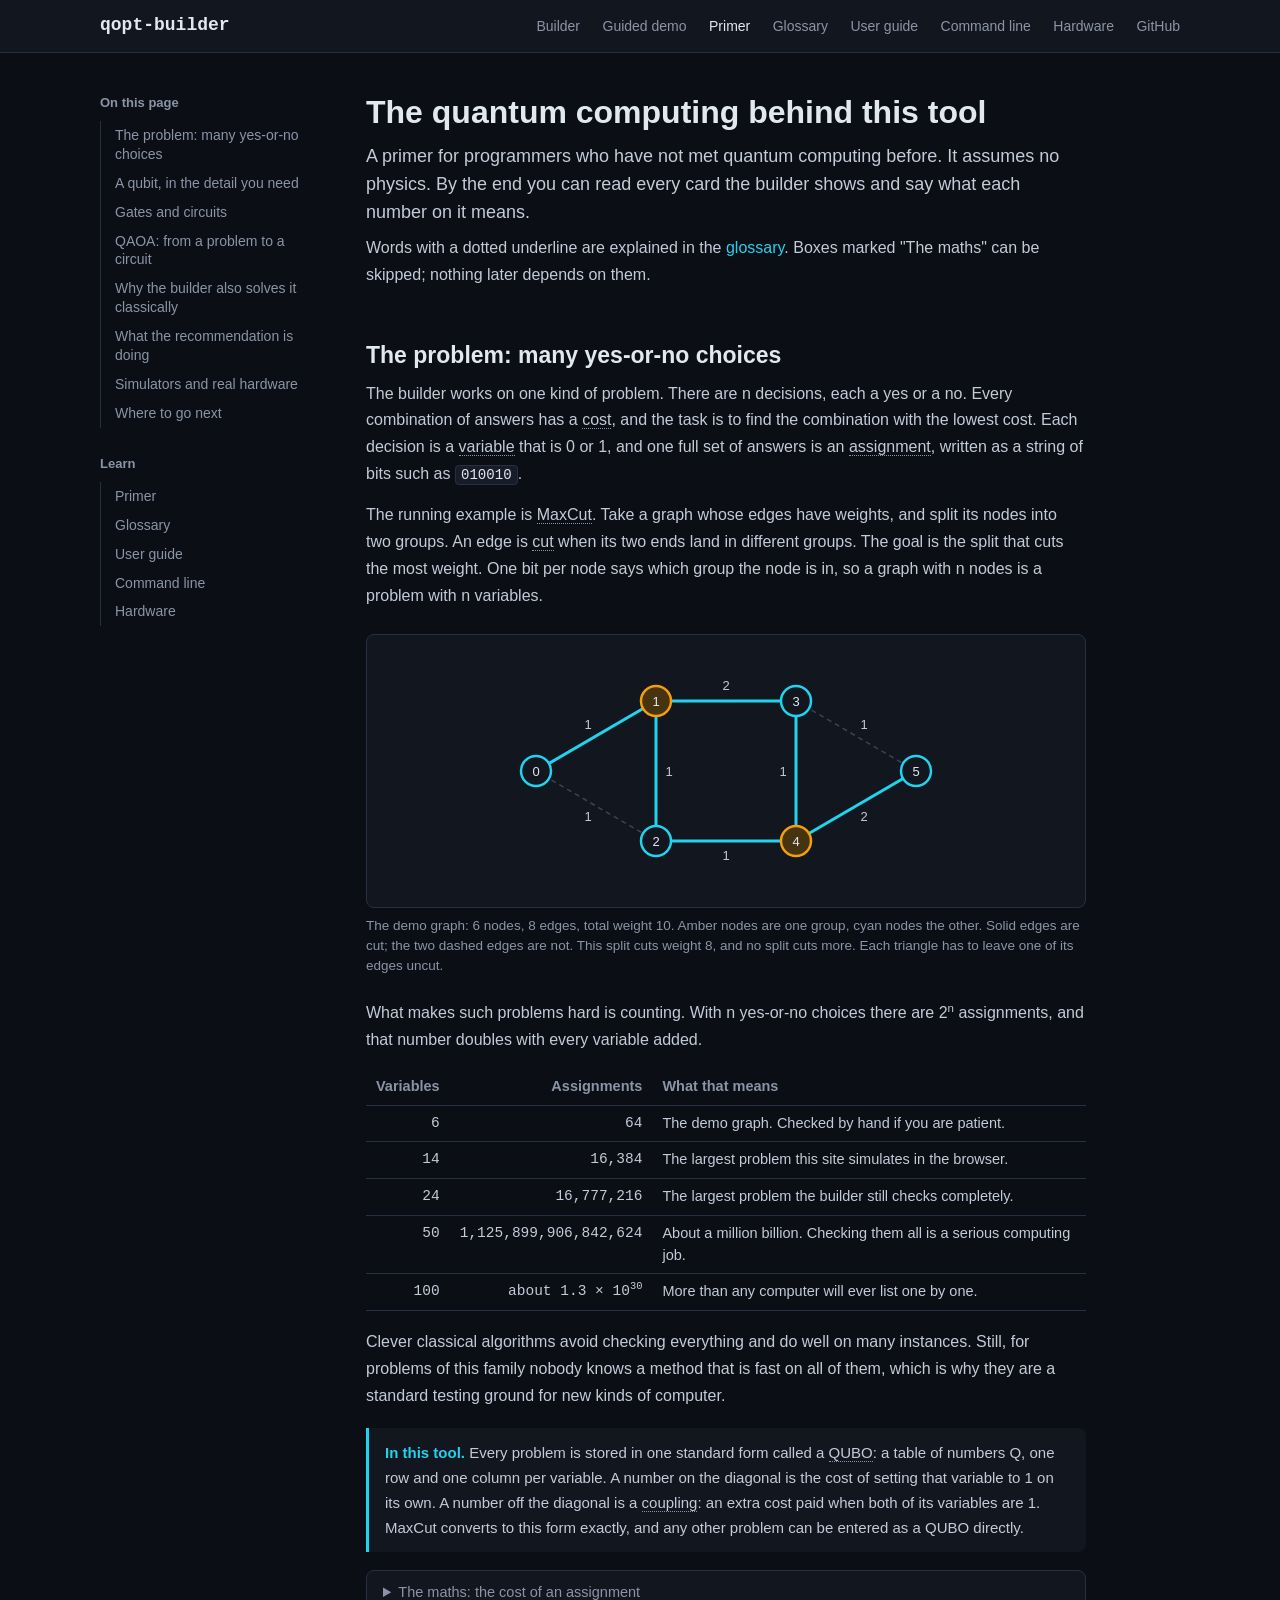
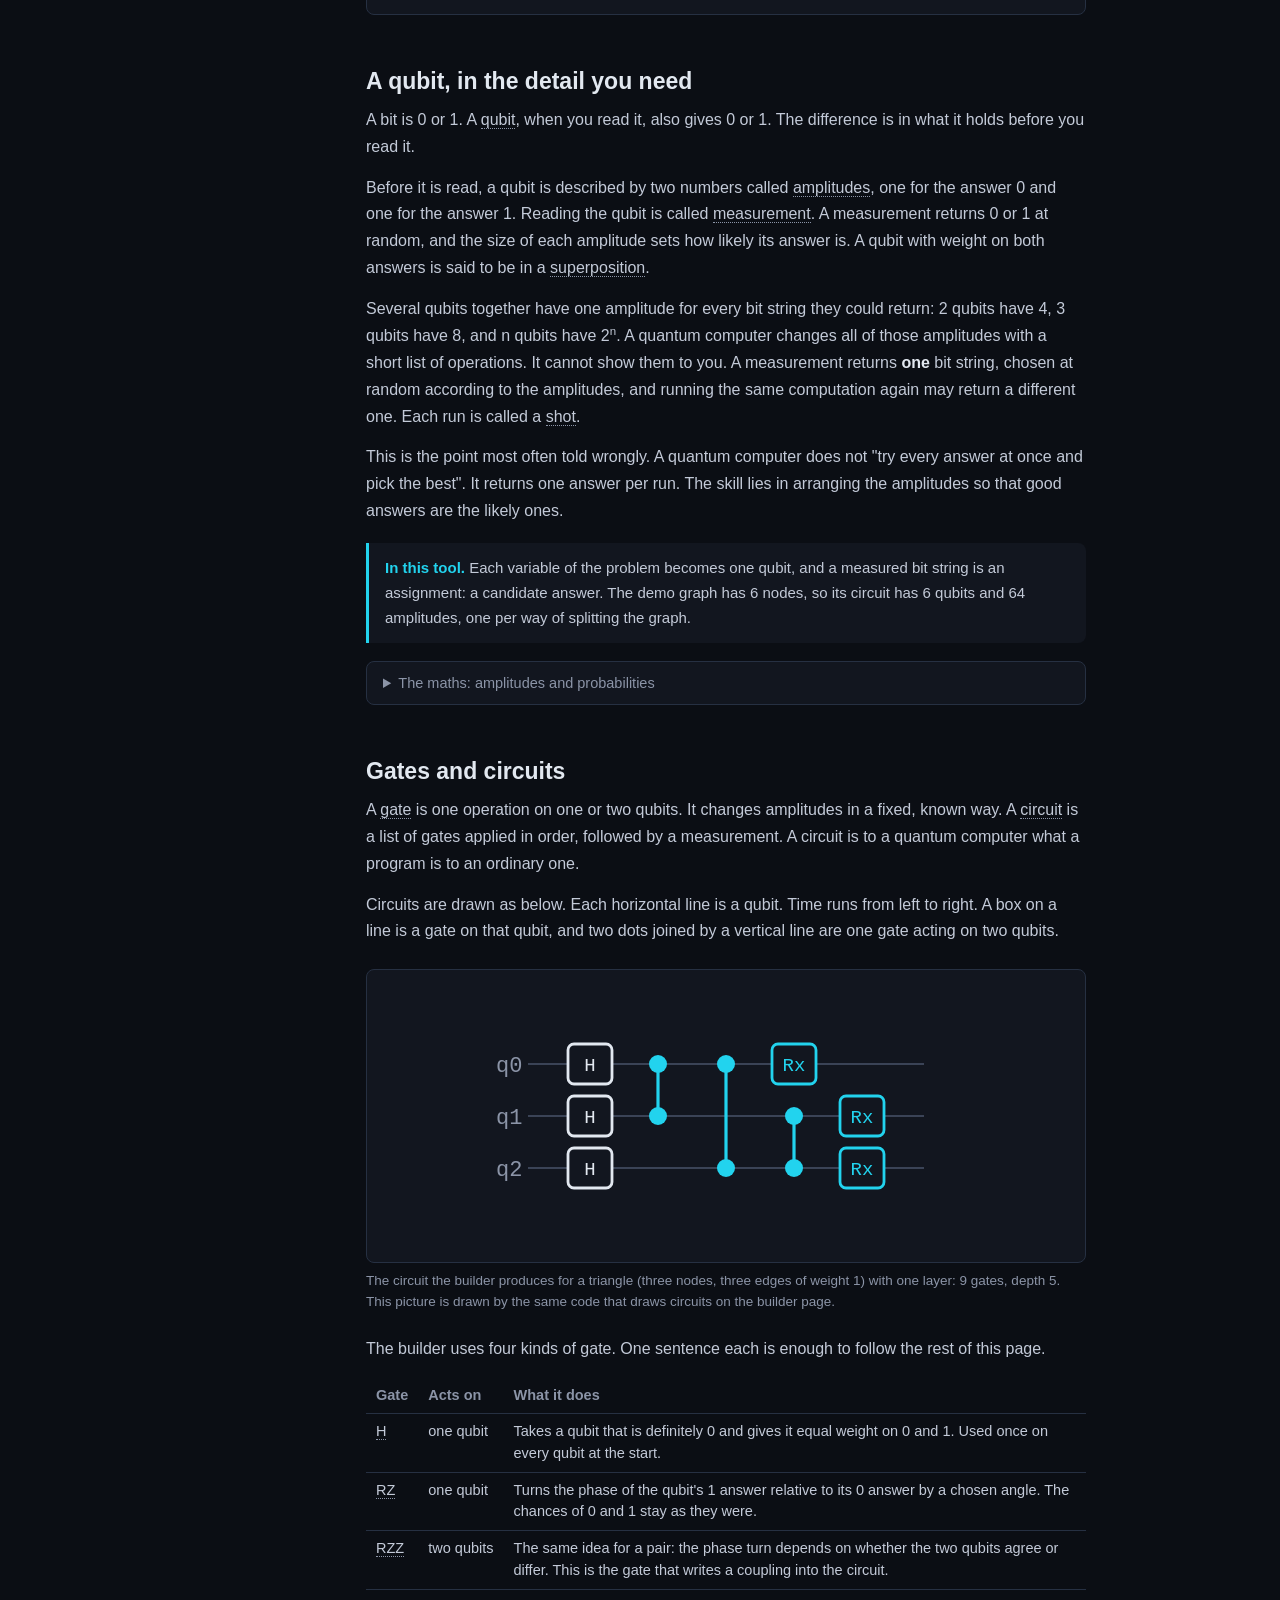
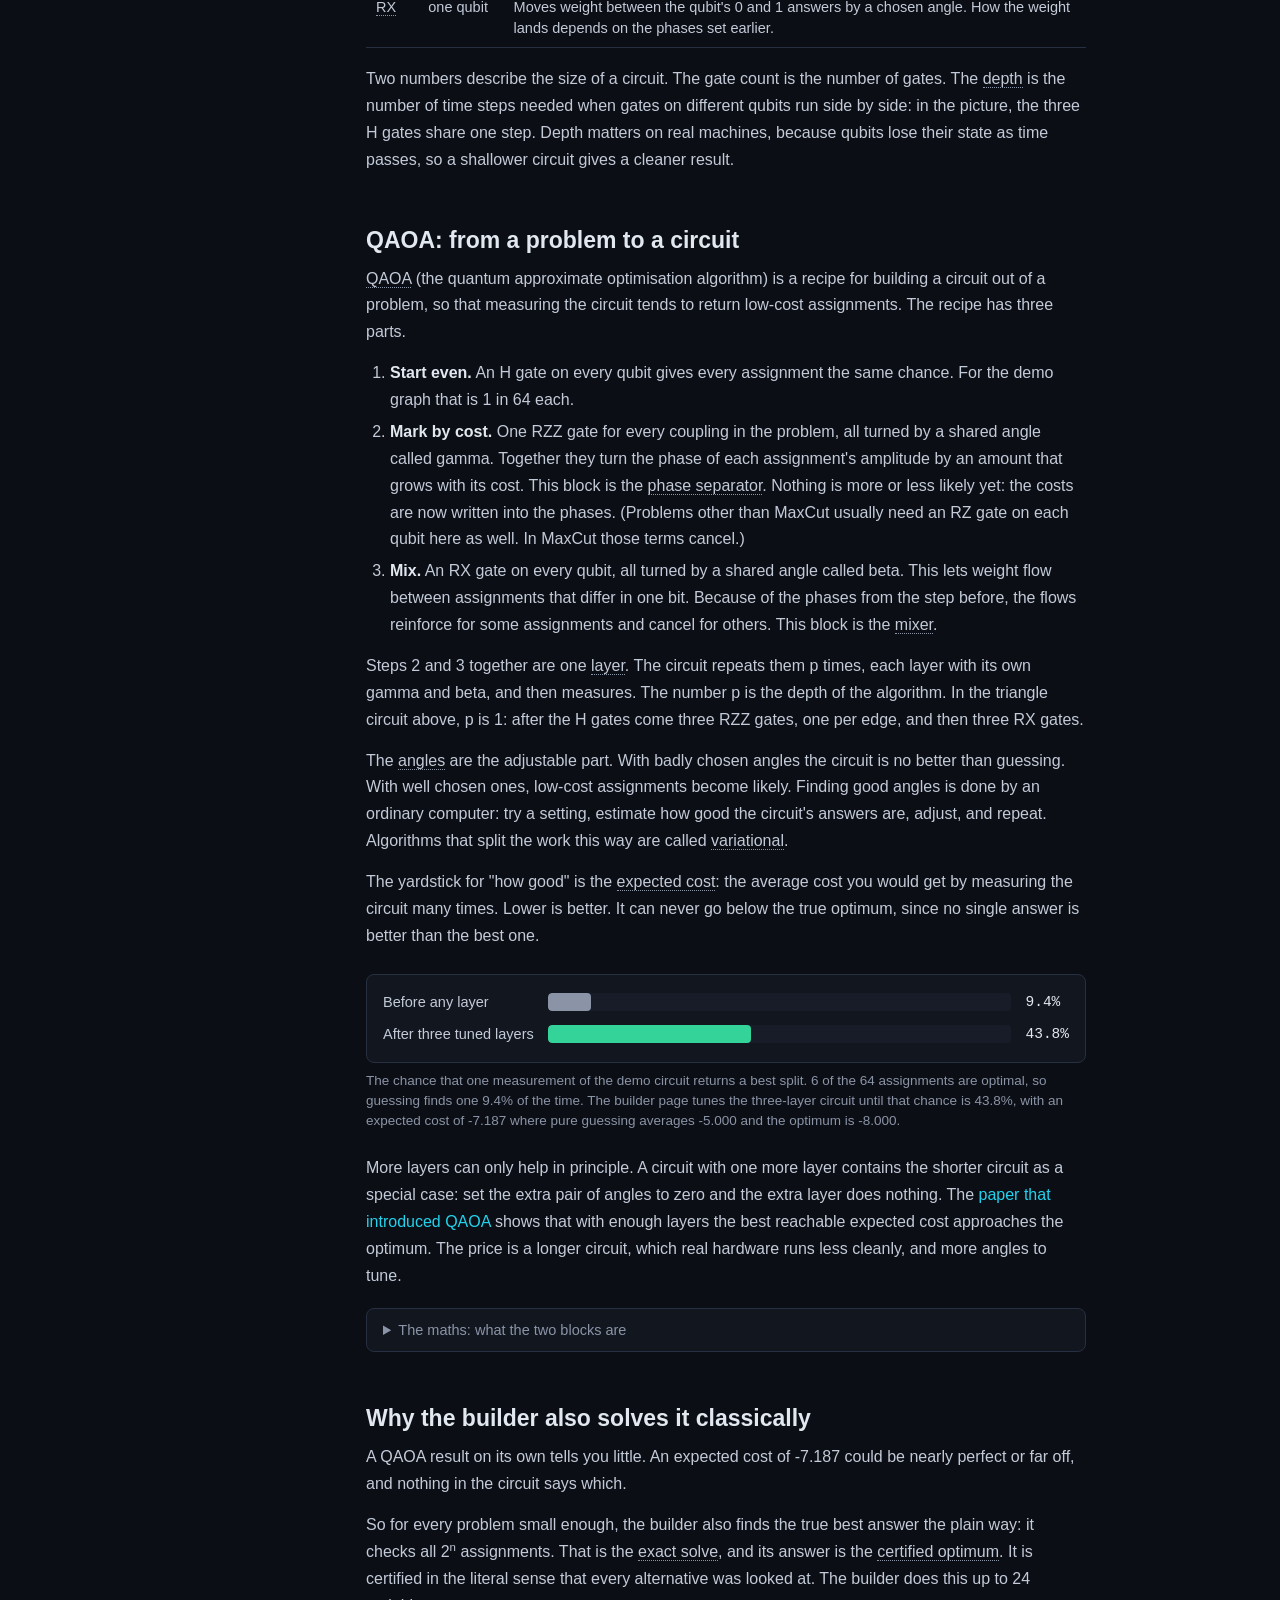
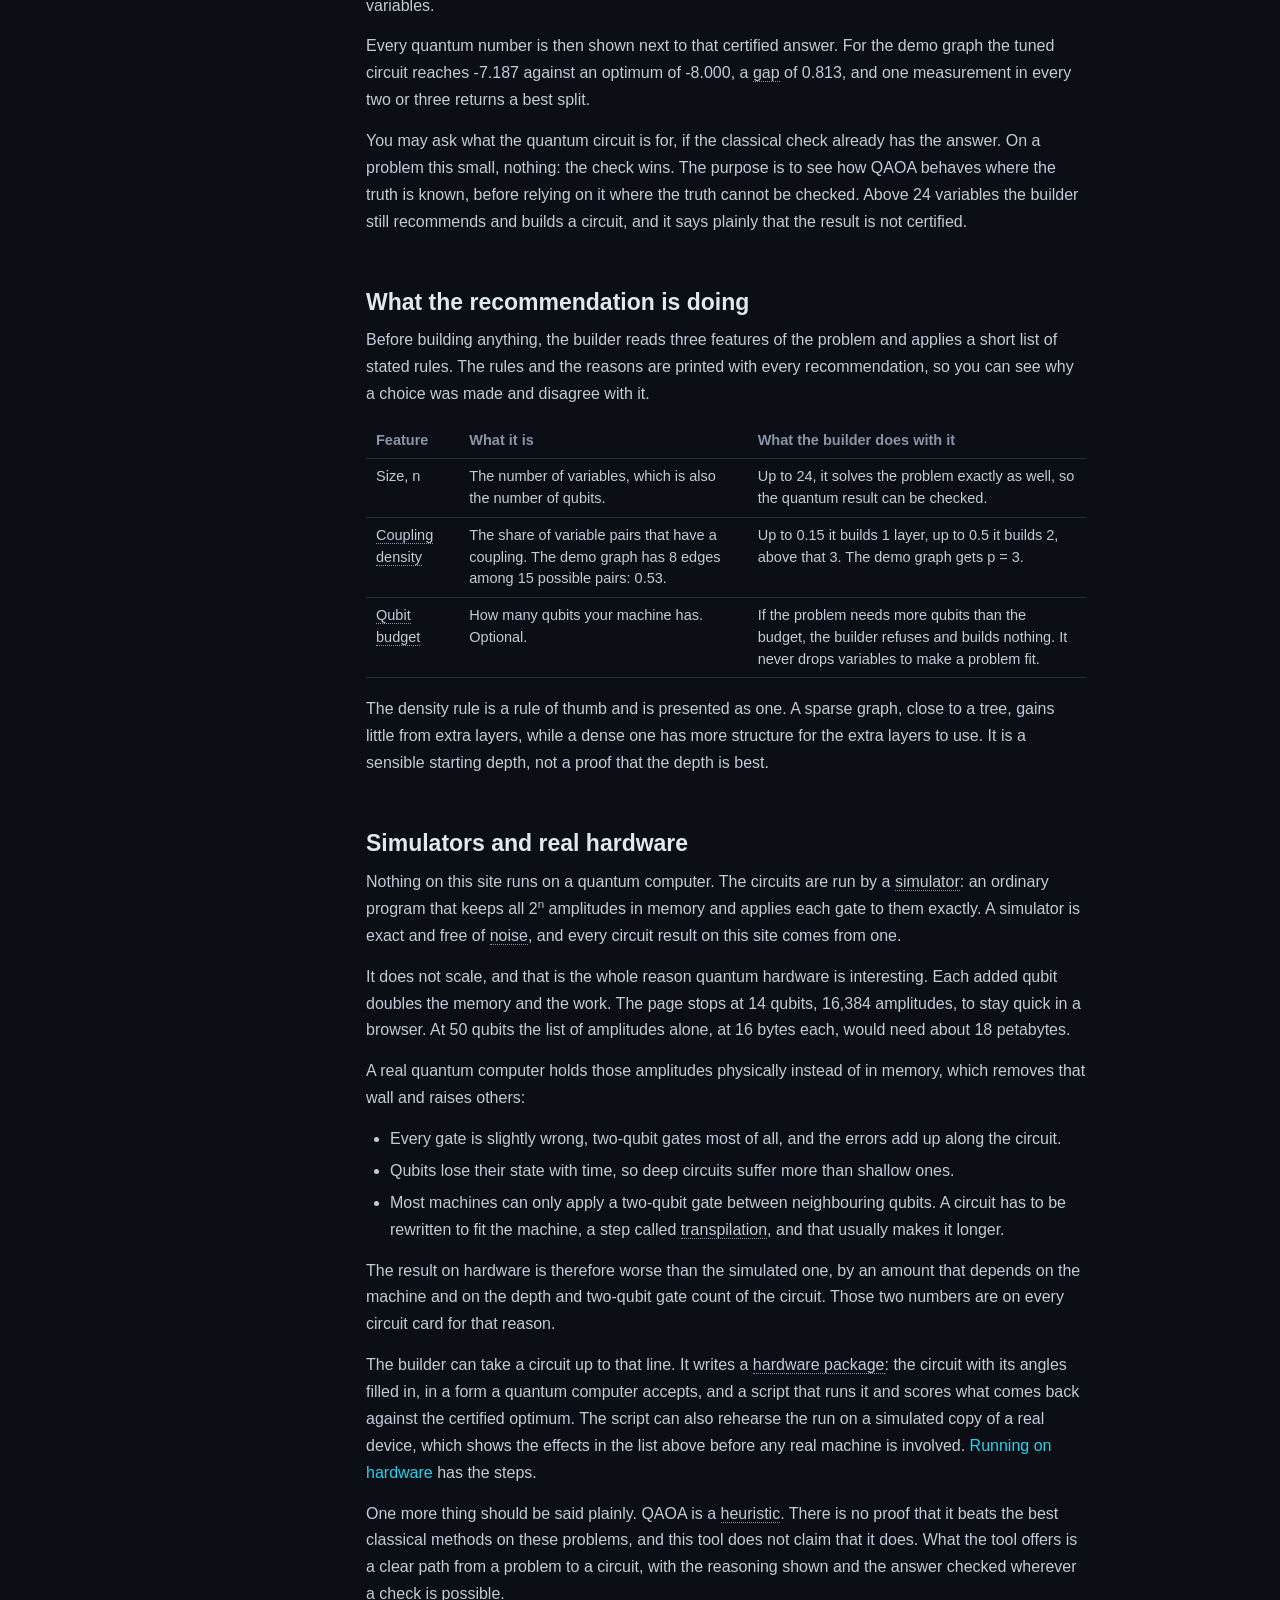
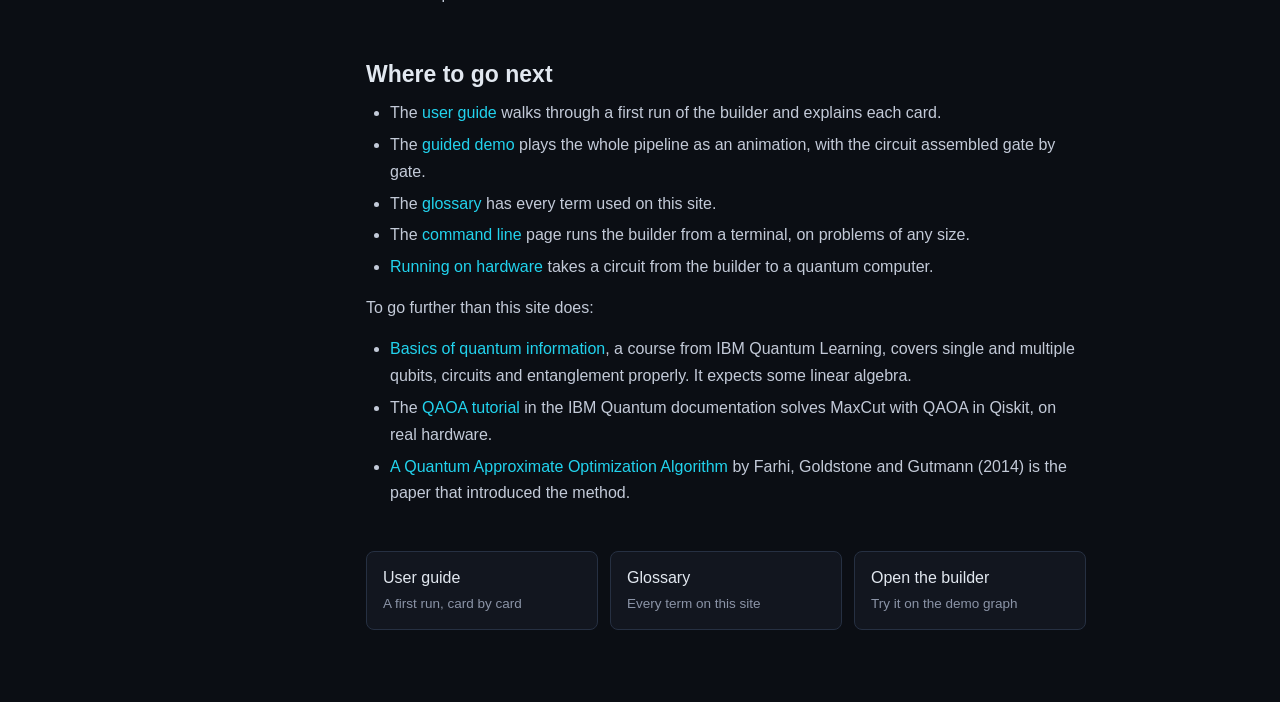
<file: web/learn.html>
<!DOCTYPE html>
<html lang="en">
<head>
<meta charset="utf-8">
<meta name="viewport" content="width=device-width, initial-scale=1">
<title>Primer: the quantum computing behind this tool</title>
<meta name="description" content="A primer for programmers who are new to quantum computing: optimisation problems, qubits, gates, circuits and QAOA, explained far enough to read every number the Quantum Optimisation Circuit Builder shows.">
<link rel="stylesheet" href="styles.css">
<link rel="stylesheet" href="docs.css">
</head>
<body>
<header class="site-header">
  <div class="wrap header-row">
    <a class="brand" href="index.html">qopt&#8209;builder</a>
    <nav aria-label="Site">
      <a href="index.html#app">Builder</a>
      <a href="demo.html">Guided demo</a>
      <a href="learn.html" aria-current="page">Primer</a>
      <a href="glossary.html">Glossary</a>
      <a href="guide.html">User guide</a>
      <a href="cli.html">Command line</a>
      <a href="hardware.html">Hardware</a>
      <a href="https://github.com/jemsbhai/qopt-builder">GitHub</a>
    </nav>
  </div>
</header>

<main class="wrap doc">
  <nav class="toc" aria-label="On this page">
    <h2>On this page</h2>
    <ol>
      <li><a href="#problem">The problem: many yes-or-no choices</a></li>
      <li><a href="#qubit">A qubit, in the detail you need</a></li>
      <li><a href="#circuits">Gates and circuits</a></li>
      <li><a href="#qaoa">QAOA: from a problem to a circuit</a></li>
      <li><a href="#certify">Why the builder also solves it classically</a></li>
      <li><a href="#recommend">What the recommendation is doing</a></li>
      <li><a href="#hardware">Simulators and real hardware</a></li>
      <li><a href="#next">Where to go next</a></li>
    </ol>
    <div class="pages">
      <h2>Learn</h2>
      <ol>
        <li><a href="learn.html">Primer</a></li>
        <li><a href="glossary.html">Glossary</a></li>
        <li><a href="guide.html">User guide</a></li>
        <li><a href="cli.html">Command line</a></li>
        <li><a href="hardware.html">Hardware</a></li>
      </ol>
    </div>
  </nav>

  <article class="doc-body">
    <h1>The quantum computing behind this tool</h1>
    <p class="lede">A primer for programmers who have not met quantum computing before. It assumes no physics. By the end you can read every card the builder shows and say what each number on it means.</p>
    <p>Words with a dotted underline are explained in the <a href="glossary.html">glossary</a>. Boxes marked "The maths" can be skipped; nothing later depends on them.</p>

    <h2 id="problem">The problem: many yes-or-no choices</h2>
    <p>The builder works on one kind of problem. There are n decisions, each a yes or a no. Every combination of answers has a <a class="term" href="glossary.html#term-cost">cost</a>, and the task is to find the combination with the lowest cost. Each decision is a <a class="term" href="glossary.html#term-variable">variable</a> that is 0 or 1, and one full set of answers is an <a class="term" href="glossary.html#term-assignment">assignment</a>, written as a string of bits such as <code>010010</code>.</p>
    <p>The running example is <a class="term" href="glossary.html#term-maxcut">MaxCut</a>. Take a graph whose edges have weights, and split its nodes into two groups. An edge is <a class="term" href="glossary.html#term-cut">cut</a> when its two ends land in different groups. The goal is the split that cuts the most weight. One bit per node says which group the node is in, so a graph with n nodes is a problem with n variables.</p>

    <figure id="fig-graph">
      <div class="frame">
<svg viewBox="0 0 520 240" width="520" height="240" role="img" aria-label="The demo graph: six nodes in two triangles joined by two edges, split into two groups by the best cut">
  <line data-edge="0-1" data-weight="1" data-cut="1" x1="70" y1="120" x2="190" y2="50" stroke="#22d3ee" stroke-width="3"/>
  <line data-edge="0-2" data-weight="1" data-cut="0" x1="70" y1="120" x2="190" y2="190" stroke="#3a4356" stroke-width="1.5" stroke-dasharray="5 4"/>
  <line data-edge="1-2" data-weight="1" data-cut="1" x1="190" y1="50" x2="190" y2="190" stroke="#22d3ee" stroke-width="3"/>
  <line data-edge="1-3" data-weight="2" data-cut="1" x1="190" y1="50" x2="330" y2="50" stroke="#22d3ee" stroke-width="3"/>
  <line data-edge="2-4" data-weight="1" data-cut="1" x1="190" y1="190" x2="330" y2="190" stroke="#22d3ee" stroke-width="3"/>
  <line data-edge="3-4" data-weight="1" data-cut="1" x1="330" y1="50" x2="330" y2="190" stroke="#22d3ee" stroke-width="3"/>
  <line data-edge="3-5" data-weight="1" data-cut="0" x1="330" y1="50" x2="450" y2="120" stroke="#3a4356" stroke-width="1.5" stroke-dasharray="5 4"/>
  <line data-edge="4-5" data-weight="2" data-cut="1" x1="330" y1="190" x2="450" y2="120" stroke="#22d3ee" stroke-width="3"/>
  <text x="122" y="78" fill="#c3cad8" font-size="13" text-anchor="middle" font-family="sans-serif">1</text>
  <text x="122" y="170" fill="#c3cad8" font-size="13" text-anchor="middle" font-family="sans-serif">1</text>
  <text x="203" y="125" fill="#c3cad8" font-size="13" text-anchor="middle" font-family="sans-serif">1</text>
  <text x="260" y="39" fill="#c3cad8" font-size="13" text-anchor="middle" font-family="sans-serif">2</text>
  <text x="260" y="209" fill="#c3cad8" font-size="13" text-anchor="middle" font-family="sans-serif">1</text>
  <text x="317" y="125" fill="#c3cad8" font-size="13" text-anchor="middle" font-family="sans-serif">1</text>
  <text x="398" y="78" fill="#c3cad8" font-size="13" text-anchor="middle" font-family="sans-serif">1</text>
  <text x="398" y="170" fill="#c3cad8" font-size="13" text-anchor="middle" font-family="sans-serif">2</text>
  <circle data-node="0" data-side="0" cx="70" cy="120" r="15" fill="#12161f" stroke="#22d3ee" stroke-width="2.5"/>
  <text x="70" y="124.5" fill="#e2e8f0" font-size="13" text-anchor="middle" font-family="sans-serif">0</text>
  <circle data-node="1" data-side="1" cx="190" cy="50" r="15" fill="#46330f" stroke="#f59e0b" stroke-width="2.5"/>
  <text x="190" y="54.5" fill="#e2e8f0" font-size="13" text-anchor="middle" font-family="sans-serif">1</text>
  <circle data-node="2" data-side="0" cx="190" cy="190" r="15" fill="#12161f" stroke="#22d3ee" stroke-width="2.5"/>
  <text x="190" y="194.5" fill="#e2e8f0" font-size="13" text-anchor="middle" font-family="sans-serif">2</text>
  <circle data-node="3" data-side="0" cx="330" cy="50" r="15" fill="#12161f" stroke="#22d3ee" stroke-width="2.5"/>
  <text x="330" y="54.5" fill="#e2e8f0" font-size="13" text-anchor="middle" font-family="sans-serif">3</text>
  <circle data-node="4" data-side="1" cx="330" cy="190" r="15" fill="#46330f" stroke="#f59e0b" stroke-width="2.5"/>
  <text x="330" y="194.5" fill="#e2e8f0" font-size="13" text-anchor="middle" font-family="sans-serif">4</text>
  <circle data-node="5" data-side="0" cx="450" cy="120" r="15" fill="#12161f" stroke="#22d3ee" stroke-width="2.5"/>
  <text x="450" y="124.5" fill="#e2e8f0" font-size="13" text-anchor="middle" font-family="sans-serif">5</text>
</svg>
      </div>
      <figcaption>The demo graph: <span data-fact="demo-nodes">6</span> nodes, <span data-fact="demo-edges">8</span> edges, total weight <span data-fact="demo-weight">10</span>. Amber nodes are one group, cyan nodes the other. Solid edges are cut; the two dashed edges are not. This split cuts weight <span data-fact="demo-cut">8</span>, and no split cuts more. Each triangle has to leave one of its edges uncut.</figcaption>
    </figure>

    <p>What makes such problems hard is counting. With n yes-or-no choices there are 2<sup>n</sup> assignments, and that number doubles with every variable added.</p>
    <div class="scroll"><table>
      <thead><tr><th class="num">Variables</th><th class="num">Assignments</th><th>What that means</th></tr></thead>
      <tbody>
        <tr><td class="num">6</td><td class="num" data-fact="pow-6">64</td><td>The demo graph. Checked by hand if you are patient.</td></tr>
        <tr><td class="num" data-fact="simulation-limit">14</td><td class="num" data-fact="pow-14">16,384</td><td>The largest problem this site simulates in the browser.</td></tr>
        <tr><td class="num" data-fact="exact-limit">24</td><td class="num" data-fact="pow-24">16,777,216</td><td>The largest problem the builder still checks completely.</td></tr>
        <tr><td class="num">50</td><td class="num" data-fact="pow-50">1,125,899,906,842,624</td><td>About a million billion. Checking them all is a serious computing job.</td></tr>
        <tr><td class="num">100</td><td class="num">about <span data-fact="pow-100-mantissa">1.3</span> &times; 10<sup data-fact="pow-100-exponent">30</sup></td><td>More than any computer will ever list one by one.</td></tr>
      </tbody>
    </table></div>
    <p>Clever classical algorithms avoid checking everything and do well on many instances. Still, for problems of this family nobody knows a method that is fast on all of them, which is why they are a standard testing ground for new kinds of computer.</p>

    <div class="here">
      <p><b>In this tool.</b> Every problem is stored in one standard form called a <a class="term" href="glossary.html#term-qubo">QUBO</a>: a table of numbers Q, one row and one column per variable. A number on the diagonal is the cost of setting that variable to 1 on its own. A number off the diagonal is a <a class="term" href="glossary.html#term-coupling">coupling</a>: an extra cost paid when both of its variables are 1. MaxCut converts to this form exactly, and any other problem can be entered as a QUBO directly.</p>
    </div>

    <details class="maths">
      <summary>The maths: the cost of an assignment</summary>
      <div class="inner">
        <p class="formula">cost(x) = x<sup>T</sup> Q x + offset, &nbsp; each x<sub>i</sub> in {0, 1}</p>
        <p>Because x<sub>i</sub> is 0 or 1, x<sub>i</sub><sup>2</sup> = x<sub>i</sub>, so the diagonal entry Q<sub>ii</sub> is a linear term. For two different variables the cost picks up Q<sub>ij</sub> + Q<sub>ji</sub> when both are 1. That sum is the coupling, which is why the builder accepts a matrix that is symmetric (the coupling split over both entries) or triangular (the coupling written once).</p>
        <p>For MaxCut, an edge of weight w between nodes i and j is cut when x<sub>i</sub> and x<sub>j</sub> differ, which is the expression x<sub>i</sub> + x<sub>j</sub> - 2 x<sub>i</sub> x<sub>j</sub>. The builder minimises, so the cost is minus the weight cut. The best cut of the demo graph, weight 8, therefore shows up as a cost of <span data-fact="demo-optimum">-8.000</span>.</p>
      </div>
    </details>

    <h2 id="qubit">A qubit, in the detail you need</h2>
    <p>A bit is 0 or 1. A <a class="term" href="glossary.html#term-qubit">qubit</a>, when you read it, also gives 0 or 1. The difference is in what it holds before you read it.</p>
    <p>Before it is read, a qubit is described by two numbers called <a class="term" href="glossary.html#term-amplitude">amplitudes</a>, one for the answer 0 and one for the answer 1. Reading the qubit is called <a class="term" href="glossary.html#term-measurement">measurement</a>. A measurement returns 0 or 1 at random, and the size of each amplitude sets how likely its answer is. A qubit with weight on both answers is said to be in a <a class="term" href="glossary.html#term-superposition">superposition</a>.</p>
    <p>Several qubits together have one amplitude for every bit string they could return: 2 qubits have 4, 3 qubits have 8, and n qubits have 2<sup>n</sup>. A quantum computer changes all of those amplitudes with a short list of operations. It cannot show them to you. A measurement returns <strong>one</strong> bit string, chosen at random according to the amplitudes, and running the same computation again may return a different one. Each run is called a <a class="term" href="glossary.html#term-shot">shot</a>.</p>
    <p>This is the point most often told wrongly. A quantum computer does not "try every answer at once and pick the best". It returns one answer per run. The skill lies in arranging the amplitudes so that good answers are the likely ones.</p>

    <div class="here">
      <p><b>In this tool.</b> Each variable of the problem becomes one qubit, and a measured bit string is an assignment: a candidate answer. The demo graph has 6 nodes, so its circuit has 6 qubits and <span data-fact="demo-assignments">64</span> amplitudes, one per way of splitting the graph.</p>
    </div>

    <details class="maths">
      <summary>The maths: amplitudes and probabilities</summary>
      <div class="inner">
        <p>The state of n qubits is a list of 2<sup>n</sup> complex numbers, one per bit string, called the <a class="term" href="glossary.html#term-statevector">statevector</a>. The probability of measuring a bit string is the squared size of its amplitude, and those probabilities add up to 1.</p>
        <p>A complex number has a size and a direction. The direction is called its <a class="term" href="glossary.html#term-phase">phase</a>. Phase has no effect on a measurement made straight away, but it decides what happens when amplitudes are later added together: amplitudes pointing the same way reinforce, and amplitudes pointing opposite ways cancel. That is <a class="term" href="glossary.html#term-interference">interference</a>, and it is the mechanism every quantum algorithm relies on.</p>
      </div>
    </details>

    <h2 id="circuits">Gates and circuits</h2>
    <p>A <a class="term" href="glossary.html#term-gate">gate</a> is one operation on one or two qubits. It changes amplitudes in a fixed, known way. A <a class="term" href="glossary.html#term-circuit">circuit</a> is a list of gates applied in order, followed by a measurement. A circuit is to a quantum computer what a program is to an ordinary one.</p>
    <p>Circuits are drawn as below. Each horizontal line is a qubit. Time runs from left to right. A box on a line is a gate on that qubit, and two dots joined by a vertical line are one gate acting on two qubits.</p>

    <figure id="fig-circuit">
      <div class="frame circuit">
<svg viewBox="0 0 258 130" xmlns="http://www.w3.org/2000/svg" role="img" aria-label="QAOA circuit diagram"><line x1="30" y1="39" x2="228" y2="39" stroke="#3a4356" stroke-width="1"/><text x="14" y="43" fill="#8b94a7" font-size="11" font-family="monospace">q0</text><line x1="30" y1="65" x2="228" y2="65" stroke="#3a4356" stroke-width="1"/><text x="14" y="69" fill="#8b94a7" font-size="11" font-family="monospace">q1</text><line x1="30" y1="91" x2="228" y2="91" stroke="#3a4356" stroke-width="1"/><text x="14" y="95" fill="#8b94a7" font-size="11" font-family="monospace">q2</text><rect x="50" y="29" width="22" height="20" rx="3" fill="#12161f" stroke="#e2e8f0" stroke-width="1.4"/><text x="61" y="42.5" fill="#e2e8f0" font-size="9.5" text-anchor="middle" font-family="monospace">H</text><rect x="50" y="55" width="22" height="20" rx="3" fill="#12161f" stroke="#e2e8f0" stroke-width="1.4"/><text x="61" y="68.5" fill="#e2e8f0" font-size="9.5" text-anchor="middle" font-family="monospace">H</text><rect x="50" y="81" width="22" height="20" rx="3" fill="#12161f" stroke="#e2e8f0" stroke-width="1.4"/><text x="61" y="94.5" fill="#e2e8f0" font-size="9.5" text-anchor="middle" font-family="monospace">H</text><line x1="95" y1="39" x2="95" y2="65" stroke="#22d3ee" stroke-width="1.6"/><circle cx="95" cy="39" r="4.5" fill="#22d3ee"/><circle cx="95" cy="65" r="4.5" fill="#22d3ee"/><line x1="129" y1="39" x2="129" y2="91" stroke="#22d3ee" stroke-width="1.6"/><circle cx="129" cy="39" r="4.5" fill="#22d3ee"/><circle cx="129" cy="91" r="4.5" fill="#22d3ee"/><line x1="163" y1="65" x2="163" y2="91" stroke="#22d3ee" stroke-width="1.6"/><circle cx="163" cy="65" r="4.5" fill="#22d3ee"/><circle cx="163" cy="91" r="4.5" fill="#22d3ee"/><rect x="152" y="29" width="22" height="20" rx="3" fill="#12161f" stroke="#22d3ee" stroke-width="1.4"/><text x="163" y="42.5" fill="#22d3ee" font-size="9.5" text-anchor="middle" font-family="monospace">Rx</text><rect x="186" y="55" width="22" height="20" rx="3" fill="#12161f" stroke="#22d3ee" stroke-width="1.4"/><text x="197" y="68.5" fill="#22d3ee" font-size="9.5" text-anchor="middle" font-family="monospace">Rx</text><rect x="186" y="81" width="22" height="20" rx="3" fill="#12161f" stroke="#22d3ee" stroke-width="1.4"/><text x="197" y="94.5" fill="#22d3ee" font-size="9.5" text-anchor="middle" font-family="monospace">Rx</text></svg>
      </div>
      <figcaption>The circuit the builder produces for a triangle (three nodes, three edges of weight 1) with one layer: <span data-fact="tri-gates">9</span> gates, depth <span data-fact="tri-depth">5</span>. This picture is drawn by the same code that draws circuits on the builder page.</figcaption>
    </figure>

    <p>The builder uses four kinds of gate. One sentence each is enough to follow the rest of this page.</p>
    <div class="scroll"><table>
      <thead><tr><th>Gate</th><th>Acts on</th><th>What it does</th></tr></thead>
      <tbody>
        <tr><td><a class="term" href="glossary.html#term-h">H</a></td><td class="keep">one qubit</td><td>Takes a qubit that is definitely 0 and gives it equal weight on 0 and 1. Used once on every qubit at the start.</td></tr>
        <tr><td><a class="term" href="glossary.html#term-rz">RZ</a></td><td class="keep">one qubit</td><td>Turns the phase of the qubit's 1 answer relative to its 0 answer by a chosen angle. The chances of 0 and 1 stay as they were.</td></tr>
        <tr><td><a class="term" href="glossary.html#term-rzz">RZZ</a></td><td class="keep">two qubits</td><td>The same idea for a pair: the phase turn depends on whether the two qubits agree or differ. This is the gate that writes a coupling into the circuit.</td></tr>
        <tr><td><a class="term" href="glossary.html#term-rx">RX</a></td><td class="keep">one qubit</td><td>Moves weight between the qubit's 0 and 1 answers by a chosen angle. How the weight lands depends on the phases set earlier.</td></tr>
      </tbody>
    </table></div>
    <p>Two numbers describe the size of a circuit. The gate count is the number of gates. The <a class="term" href="glossary.html#term-depth">depth</a> is the number of time steps needed when gates on different qubits run side by side: in the picture, the three H gates share one step. Depth matters on real machines, because qubits lose their state as time passes, so a shallower circuit gives a cleaner result.</p>

    <h2 id="qaoa">QAOA: from a problem to a circuit</h2>
    <p><a class="term" href="glossary.html#term-qaoa">QAOA</a> (the quantum approximate optimisation algorithm) is a recipe for building a circuit out of a problem, so that measuring the circuit tends to return low-cost assignments. The recipe has three parts.</p>
    <ol>
      <li><strong>Start even.</strong> An H gate on every qubit gives every assignment the same chance. For the demo graph that is 1 in 64 each.</li>
      <li><strong>Mark by cost.</strong> One RZZ gate for every coupling in the problem, all turned by a shared angle called gamma. Together they turn the phase of each assignment's amplitude by an amount that grows with its cost. This block is the <a class="term" href="glossary.html#term-phase-separator">phase separator</a>. Nothing is more or less likely yet: the costs are now written into the phases. (Problems other than MaxCut usually need an RZ gate on each qubit here as well. In MaxCut those terms cancel.)</li>
      <li><strong>Mix.</strong> An RX gate on every qubit, all turned by a shared angle called beta. This lets weight flow between assignments that differ in one bit. Because of the phases from the step before, the flows reinforce for some assignments and cancel for others. This block is the <a class="term" href="glossary.html#term-mixer">mixer</a>.</li>
    </ol>
    <p>Steps 2 and 3 together are one <a class="term" href="glossary.html#term-layer">layer</a>. The circuit repeats them p times, each layer with its own gamma and beta, and then measures. The number p is the depth of the algorithm. In the triangle circuit above, p is 1: after the H gates come three RZZ gates, one per edge, and then three RX gates.</p>
    <p>The <a class="term" href="glossary.html#term-angles">angles</a> are the adjustable part. With badly chosen angles the circuit is no better than guessing. With well chosen ones, low-cost assignments become likely. Finding good angles is done by an ordinary computer: try a setting, estimate how good the circuit's answers are, adjust, and repeat. Algorithms that split the work this way are called <a class="term" href="glossary.html#term-variational">variational</a>.</p>
    <p>The yardstick for "how good" is the <a class="term" href="glossary.html#term-expected-cost">expected cost</a>: the average cost you would get by measuring the circuit many times. Lower is better. It can never go below the true optimum, since no single answer is better than the best one.</p>

    <figure id="fig-chance">
      <div class="frame">
        <div class="bars">
          <span>Before any layer</span><span class="track"><span class="fill" style="width: 9.4%"></span></span><span class="value" data-fact="chance-start">9.4%</span>
          <span>After three tuned layers</span><span class="track"><span class="fill good" style="width: 43.8%"></span></span><span class="value" data-fact="web-success">43.8%</span>
        </div>
      </div>
      <figcaption>The chance that one measurement of the demo circuit returns a best split. <span data-fact="demo-optimal-count">6</span> of the 64 assignments are optimal, so guessing finds one <span data-fact="chance-start">9.4%</span> of the time. The builder page tunes the three-layer circuit until that chance is <span data-fact="web-success">43.8%</span>, with an expected cost of <span data-fact="web-refined">-7.187</span> where pure guessing averages <span data-fact="demo-mean">-5.000</span> and the optimum is <span data-fact="demo-optimum">-8.000</span>.</figcaption>
    </figure>

    <p>More layers can only help in principle. A circuit with one more layer contains the shorter circuit as a special case: set the extra pair of angles to zero and the extra layer does nothing. The <a href="https://arxiv.org/abs/1411.4028">paper that introduced QAOA</a> shows that with enough layers the best reachable expected cost approaches the optimum. The price is a longer circuit, which real hardware runs less cleanly, and more angles to tune.</p>

    <details class="maths">
      <summary>The maths: what the two blocks are</summary>
      <div class="inner">
        <p>Replace each variable by z<sub>i</sub> = 1 - 2 x<sub>i</sub>, which is +1 or -1. The cost becomes a sum of terms h<sub>i</sub> z<sub>i</sub> and J<sub>ij</sub> z<sub>i</sub> z<sub>j</sub>, plus a constant. This is the <a class="term" href="glossary.html#term-ising">Ising form</a> of the problem, and reading z as the Pauli Z operator turns it into the cost operator C.</p>
        <p class="formula">phase separator: exp(-i gamma C) &nbsp; = RZ(2 gamma h<sub>i</sub>) on each qubit, RZZ(2 gamma J<sub>ij</sub>) on each coupled pair</p>
        <p class="formula">mixer: exp(-i beta (X<sub>1</sub> + ... + X<sub>n</sub>)) &nbsp; = RX(2 beta) on each qubit</p>
        <p>The gates within the phase separator commute, so the product of gates is exactly the exponential, with no approximation. The constant term only adds an overall phase, which no measurement can see, so the circuit leaves it out. MaxCut has no h terms, which is why the circuits for graphs on this site contain no RZ gates.</p>
      </div>
    </details>

    <h2 id="certify">Why the builder also solves it classically</h2>
    <p>A QAOA result on its own tells you little. An expected cost of -7.187 could be nearly perfect or far off, and nothing in the circuit says which.</p>
    <p>So for every problem small enough, the builder also finds the true best answer the plain way: it checks all 2<sup>n</sup> assignments. That is the <a class="term" href="glossary.html#term-exact-solve">exact solve</a>, and its answer is the <a class="term" href="glossary.html#term-certified-optimum">certified optimum</a>. It is certified in the literal sense that every alternative was looked at. The builder does this up to <span data-fact="exact-limit">24</span> variables.</p>
    <p>Every quantum number is then shown next to that certified answer. For the demo graph the tuned circuit reaches -7.187 against an optimum of -8.000, a <a class="term" href="glossary.html#term-gap">gap</a> of <span data-fact="web-gap">0.813</span>, and one measurement in every two or three returns a best split.</p>
    <p>You may ask what the quantum circuit is for, if the classical check already has the answer. On a problem this small, nothing: the check wins. The purpose is to see how QAOA behaves where the truth is known, before relying on it where the truth cannot be checked. Above 24 variables the builder still recommends and builds a circuit, and it says plainly that the result is not certified.</p>

    <h2 id="recommend">What the recommendation is doing</h2>
    <p>Before building anything, the builder reads three features of the problem and applies a short list of stated rules. The rules and the reasons are printed with every recommendation, so you can see why a choice was made and disagree with it.</p>
    <div class="scroll"><table>
      <thead><tr><th>Feature</th><th>What it is</th><th>What the builder does with it</th></tr></thead>
      <tbody>
        <tr><td>Size, n</td><td>The number of variables, which is also the number of qubits.</td><td>Up to <span data-fact="exact-limit">24</span>, it solves the problem exactly as well, so the quantum result can be checked.</td></tr>
        <tr><td><a class="term" href="glossary.html#term-coupling-density">Coupling density</a></td><td>The share of variable pairs that have a coupling. The demo graph has <span data-fact="demo-edges">8</span> edges among <span data-fact="demo-pairs">15</span> possible pairs: <span data-fact="demo-density">0.53</span>.</td><td>Up to <span data-fact="band-low">0.15</span> it builds 1 layer, up to <span data-fact="band-high">0.5</span> it builds 2, above that 3. The demo graph gets p = <span data-fact="demo-p">3</span>.</td></tr>
        <tr><td><a class="term" href="glossary.html#term-budget">Qubit budget</a></td><td>How many qubits your machine has. Optional.</td><td>If the problem needs more qubits than the budget, the builder refuses and builds nothing. It never drops variables to make a problem fit.</td></tr>
      </tbody>
    </table></div>
    <p>The density rule is a rule of thumb and is presented as one. A sparse graph, close to a tree, gains little from extra layers, while a dense one has more structure for the extra layers to use. It is a sensible starting depth, not a proof that the depth is best.</p>

    <h2 id="hardware">Simulators and real hardware</h2>
    <p>Nothing on this site runs on a quantum computer. The circuits are run by a <a class="term" href="glossary.html#term-simulator">simulator</a>: an ordinary program that keeps all 2<sup>n</sup> amplitudes in memory and applies each gate to them exactly. A simulator is exact and free of <a class="term" href="glossary.html#term-noise">noise</a>, and every circuit result on this site comes from one.</p>
    <p>It does not scale, and that is the whole reason quantum hardware is interesting. Each added qubit doubles the memory and the work. The page stops at <span data-fact="simulation-limit">14</span> qubits, <span data-fact="pow-14">16,384</span> amplitudes, to stay quick in a browser. At 50 qubits the list of amplitudes alone, at 16 bytes each, would need about <span data-fact="statevector-50-petabytes">18</span> petabytes.</p>
    <p>A real quantum computer holds those amplitudes physically instead of in memory, which removes that wall and raises others:</p>
    <ul>
      <li>Every gate is slightly wrong, two-qubit gates most of all, and the errors add up along the circuit.</li>
      <li>Qubits lose their state with time, so deep circuits suffer more than shallow ones.</li>
      <li>Most machines can only apply a two-qubit gate between neighbouring qubits. A circuit has to be rewritten to fit the machine, a step called <a class="term" href="glossary.html#term-transpilation">transpilation</a>, and that usually makes it longer.</li>
    </ul>
    <p>The result on hardware is therefore worse than the simulated one, by an amount that depends on the machine and on the depth and two-qubit gate count of the circuit. Those two numbers are on every circuit card for that reason.</p>
    <p>The builder can take a circuit up to that line. It writes a <a class="term" href="glossary.html#term-hardware-package">hardware package</a>: the circuit with its angles filled in, in a form a quantum computer accepts, and a script that runs it and scores what comes back against the certified optimum. The script can also rehearse the run on a simulated copy of a real device, which shows the effects in the list above before any real machine is involved. <a href="hardware.html">Running on hardware</a> has the steps.</p>
    <p>One more thing should be said plainly. QAOA is a <a class="term" href="glossary.html#term-heuristic">heuristic</a>. There is no proof that it beats the best classical methods on these problems, and this tool does not claim that it does. What the tool offers is a clear path from a problem to a circuit, with the reasoning shown and the answer checked wherever a check is possible.</p>

    <h2 id="next">Where to go next</h2>
    <ul>
      <li>The <a href="guide.html">user guide</a> walks through a first run of the builder and explains each card.</li>
      <li>The <a href="demo.html">guided demo</a> plays the whole pipeline as an animation, with the circuit assembled gate by gate.</li>
      <li>The <a href="glossary.html">glossary</a> has every term used on this site.</li>
      <li>The <a href="cli.html">command line</a> page runs the builder from a terminal, on problems of any size.</li>
      <li><a href="hardware.html">Running on hardware</a> takes a circuit from the builder to a quantum computer.</li>
    </ul>
    <p>To go further than this site does:</p>
    <ul>
      <li><a href="https://quantum.cloud.ibm.com/learning/courses/basics-of-quantum-information">Basics of quantum information</a>, a course from IBM Quantum Learning, covers single and multiple qubits, circuits and entanglement properly. It expects some linear algebra.</li>
      <li>The <a href="https://quantum.cloud.ibm.com/docs/en/tutorials/quantum-approximate-optimization-algorithm">QAOA tutorial</a> in the IBM Quantum documentation solves MaxCut with QAOA in Qiskit, on real hardware.</li>
      <li><a href="https://arxiv.org/abs/1411.4028">A Quantum Approximate Optimization Algorithm</a> by Farhi, Goldstone and Gutmann (2014) is the paper that introduced the method.</li>
    </ul>

    <div class="next">
      <a href="guide.html">User guide<span>A first run, card by card</span></a>
      <a href="glossary.html">Glossary<span>Every term on this site</span></a>
      <a href="index.html#app">Open the builder<span>Try it on the demo graph</span></a>
    </div>
  </article>
</main>
</body>
</html>
</file>
<file: web/styles.css>
:root {
  --bg: #0b0e14;
  --panel: #12161f;
  --panel-2: #171c28;
  --line: #263042;
  --text: #e2e8f0;
  --muted: #8b94a7;
  --accent: #22d3ee;
  --accent-dim: #155e6b;
  --warn: #f59e0b;
  --bad: #f87171;
  --good: #34d399;
}

* { box-sizing: border-box; }

body {
  margin: 0;
  background: var(--bg);
  color: var(--text);
  font-family: -apple-system, BlinkMacSystemFont, "Segoe UI", Roboto, Helvetica, Arial, sans-serif;
  line-height: 1.55;
}

.wrap { max-width: 1120px; margin: 0 auto; padding: 0 20px; }

a { color: var(--accent); text-decoration: none; }
a:hover { text-decoration: underline; }

.mono { font-family: ui-monospace, SFMono-Regular, Menlo, Consolas, monospace; }

.site-header {
  border-bottom: 1px solid var(--line);
  background: var(--panel);
}
.header-row {
  display: flex; justify-content: space-between; align-items: center;
  flex-wrap: wrap; gap: 6px 0;
  padding-top: 12px; padding-bottom: 12px;
}
.brand { font-family: ui-monospace, Menlo, Consolas, monospace; font-weight: 700; font-size: 18px; }
nav a { margin-left: 18px; color: var(--muted); font-size: 14px; }
nav a:hover { color: var(--text); }

.hero { padding: 44px 0 8px; }
.hero h1 { font-size: 34px; margin: 0 0 12px; line-height: 1.2; }
.lede { font-size: 17px; color: #c3cad8; max-width: 820px; margin: 0 0 18px; }
.chips { display: flex; flex-wrap: wrap; gap: 8px; margin-bottom: 14px; }
.chip {
  border: 1px solid var(--accent-dim); color: var(--accent);
  border-radius: 999px; padding: 3px 12px; font-size: 13px;
}
.watch { color: var(--muted); font-size: 14px; margin: 4px 0 16px; }
.watch-btn {
  display: inline-block; margin-right: 12px;
  background: var(--accent); color: #06222a;
  border-radius: 6px; padding: 9px 18px;
  font-size: 15px; font-weight: 700;
}
.watch-btn:hover { background: #67e8f9; text-decoration: none; }
.context { color: var(--muted); font-size: 14px; }

/* pointers from the builder to the learning pages */
.learn-line { color: var(--muted); font-size: 14px; margin: 0 0 14px; }
a.help {
  display: inline-block; margin-left: 6px; width: 18px; height: 18px; line-height: 16px;
  text-align: center; font-size: 12px; font-weight: 600;
  color: var(--muted); border: 1px solid var(--line); border-radius: 50%;
  vertical-align: 1px;
}
a.help:hover { color: var(--accent); border-color: var(--accent); text-decoration: none; }

.panel {
  background: var(--panel);
  border: 1px solid var(--line);
  border-radius: 10px;
  padding: 24px;
  margin: 26px 0;
}
.panel h2 { margin-top: 0; font-size: 21px; }

.app-grid { display: grid; grid-template-columns: 340px 1fr; gap: 28px; }
@media (max-width: 860px) { .app-grid { grid-template-columns: 1fr; } }

.controls h2 { font-size: 16px; margin: 18px 0 8px; }
.controls h2:first-child { margin-top: 0; }
.field-label { display: block; font-size: 13px; color: var(--muted); margin: 10px 0 5px; }
select, textarea, input[type="number"] {
  width: 100%;
  background: var(--panel-2);
  border: 1px solid var(--line);
  border-radius: 6px;
  color: var(--text);
  padding: 8px 10px;
  font-size: 14px;
}
textarea { font-family: ui-monospace, Menlo, Consolas, monospace; font-size: 12.5px; resize: vertical; }
.run-btn {
  margin-top: 20px; width: 100%;
  background: var(--accent); color: #06222a;
  border: none; border-radius: 6px;
  font-size: 16px; font-weight: 700;
  padding: 12px; cursor: pointer;
}
.run-btn:hover { background: #67e8f9; }
.run-btn:disabled { background: var(--accent-dim); color: var(--muted); cursor: wait; }
.package-btn {
  margin-top: 10px;
  background: none; color: var(--accent);
  border: 1px solid var(--accent); border-radius: 6px;
  font-size: 14.5px; font-weight: 600;
  padding: 9px 16px; cursor: pointer;
}
.package-btn:hover { background: var(--accent); color: #06222a; }
.package-btn[hidden] { display: none; }
.status { min-height: 20px; color: var(--muted); font-size: 13.5px; }
.status.error { color: var(--bad); }
.fineprint { color: var(--muted); font-size: 12.5px; }

.results { display: flex; flex-direction: column; gap: 16px; min-width: 0; }
.result-card {
  background: var(--panel-2);
  border: 1px solid var(--line);
  border-radius: 8px;
  padding: 16px 18px;
}
.result-card h3 { margin: 0 0 8px; font-size: 15.5px; }
.result-card h4 { margin: 14px 0 6px; font-size: 13.5px; color: var(--muted); }
.result-card.refusal { border-color: var(--bad); }
.rec-algo { font-size: 17px; font-weight: 700; margin: 0 0 6px; }
.result-card ul { margin: 6px 0; padding-left: 20px; color: #c3cad8; font-size: 14px; }
.stats-line { font-size: 14.5px; color: #c3cad8; margin: 4px 0; }
.stats-line b { color: var(--text); }
.circuit-scroll { overflow-x: auto; padding: 6px 0; }
.circuit-scroll svg { display: block; }

table { border-collapse: collapse; width: 100%; font-size: 13.5px; }
th, td { text-align: left; padding: 5px 8px; border-bottom: 1px solid var(--line); }
th { color: var(--muted); font-weight: 600; }
td { font-family: ui-monospace, Menlo, Consolas, monospace; }
tr.optimal td { color: var(--good); }

.steps { display: grid; grid-template-columns: repeat(auto-fit, minmax(220px, 1fr)); gap: 18px; }
.step h3 { margin: 0 0 6px; font-size: 15.5px; color: var(--accent); }
.step p { margin: 0; color: #c3cad8; font-size: 14.5px; }

.record { color: #c3cad8; }
.record li { margin: 4px 0; }

footer { color: var(--muted); font-size: 13.5px; padding: 10px 0 40px; }
</file>
<file: web/docs.css>
/* The learning pages: primer, glossary, user guide. Plain text pages in
 * the site's own colours (styles.css), with no script: one column of
 * readable width, and a list of the page's sections beside it on a wide
 * screen. */

a.brand { color: var(--text); }
a.brand:hover { text-decoration: none; color: var(--accent); }
nav a[aria-current="page"] { color: var(--text); }

.doc {
  display: grid;
  grid-template-columns: 210px minmax(0, 720px);
  gap: 56px;
  padding-top: 40px;
  padding-bottom: 72px;
}

/* ------------------------------------------------- sections of the page */

.toc { position: sticky; top: 24px; align-self: start; font-size: 14px; max-height: calc(100vh - 48px); overflow-y: auto; }
.toc h2 { margin: 0 0 8px; font-size: 13px; font-weight: 600; color: var(--muted); }
.toc ol { list-style: none; margin: 0; padding: 0; border-left: 1px solid var(--line); }
.toc li a { display: block; margin-left: 0; padding: 5px 0 5px 14px; color: var(--muted); line-height: 1.35; }
.toc li a:hover { color: var(--text); text-decoration: none; }
.toc .pages { margin-top: 26px; }

/* on a narrow screen the page is one column and starts with its title;
 * the header still leads to the other pages */
@media (max-width: 900px) {
  .doc { grid-template-columns: minmax(0, 1fr); gap: 0; padding-top: 24px; }
  .toc { display: none; }
}

/* ----------------------------------------------------------- the text */

.doc-body { min-width: 0; }
.doc-body h1 { margin: 0 0 12px; font-size: 32px; line-height: 1.2; }
.doc-body .lede { margin: 0 0 8px; font-size: 18px; line-height: 1.55; color: #c3cad8; }
.doc-body h2 { margin: 52px 0 10px; font-size: 23px; line-height: 1.3; scroll-margin-top: 20px; }
.doc-body h3 { margin: 30px 0 6px; font-size: 17px; scroll-margin-top: 20px; }
.doc-body p, .doc-body li, .doc-body dd { font-size: 16px; line-height: 1.68; color: #c3cad8; }
.doc-body p { margin: 0 0 14px; }
.doc-body ul, .doc-body ol { margin: 0 0 14px; padding-left: 24px; }
.doc-body li { margin: 5px 0; }
.doc-body strong { color: var(--text); font-weight: 600; }
.doc-body sup { line-height: 0; font-size: 0.72em; }

code, kbd {
  font-family: ui-monospace, SFMono-Regular, Menlo, Consolas, monospace;
  font-size: 0.88em;
  background: var(--panel-2);
  border: 1px solid var(--line);
  border-radius: 4px;
  padding: 1px 5px;
  color: var(--text);
}
pre {
  margin: 0 0 16px;
  background: var(--panel);
  border: 1px solid var(--line);
  border-radius: 8px;
  padding: 14px 16px;
  overflow-x: auto;
  font-family: ui-monospace, SFMono-Regular, Menlo, Consolas, monospace;
  font-size: 13.5px;
  line-height: 1.55;
  color: var(--text);
}
pre code { background: none; border: none; padding: 0; font-size: inherit; }

/* what is typed into a terminal, and what comes back */
pre.term { color: #c3cad8; }
pre.term .cmd { color: var(--accent); }
pre.term .cmd::before { content: "> "; color: var(--muted); }
/* a file the reader is asked to make: its name, then its contents */
.file { margin: 0 0 16px; }
.file .name {
  display: inline-block; padding: 3px 12px;
  font-family: ui-monospace, SFMono-Regular, Menlo, Consolas, monospace; font-size: 12.5px; color: var(--muted);
  background: var(--panel); border: 1px solid var(--line); border-bottom: 0; border-radius: 8px 8px 0 0;
}
.file pre { margin: 0; border-top-left-radius: 0; }

/* a word explained in the glossary */
a.term { color: inherit; border-bottom: 1px dotted var(--muted); }
a.term:hover { color: var(--accent); border-bottom-color: var(--accent); text-decoration: none; }

/* what a general idea means in this tool */
.here {
  margin: 18px 0;
  padding: 12px 16px;
  background: var(--panel);
  border-left: 3px solid var(--accent);
  border-radius: 0 8px 8px 0;
}
.here p { margin: 0; font-size: 15px; }
.here p + p { margin-top: 8px; }
.here b { color: var(--accent); font-weight: 600; }

/* the same point with its formula, for readers who want it */
details.maths { margin: 18px 0; border: 1px solid var(--line); border-radius: 8px; background: var(--panel); }
details.maths summary { cursor: pointer; padding: 10px 16px; font-size: 14.5px; color: var(--muted); }
details.maths summary:hover { color: var(--text); }
details.maths[open] summary { border-bottom: 1px solid var(--line); color: var(--text); }
details.maths .inner { padding: 12px 16px 4px; }
details.maths p, details.maths li { font-size: 15px; }
.formula { font-family: ui-monospace, SFMono-Regular, Menlo, Consolas, monospace; font-size: 14.5px; color: var(--text); margin: 0 0 12px; overflow-x: auto; white-space: nowrap; }

figure { margin: 24px 0; }
figure svg { display: block; max-width: 100%; height: auto; margin: 0 auto; }
figure .frame { background: var(--panel); border: 1px solid var(--line); border-radius: 8px; padding: 16px; overflow-x: auto; }
figure .frame.circuit svg { width: 516px; }
figcaption { margin-top: 8px; font-size: 13.5px; line-height: 1.5; color: var(--muted); }

/* a table wider than a narrow screen scrolls sideways inside its own box */
.scroll { overflow-x: auto; margin: 0 0 18px; }
.doc-body table { margin: 0; font-size: 14.5px; }
.doc-body th, .doc-body td { padding: 7px 10px; vertical-align: top; }
.doc-body td { font-family: inherit; color: #c3cad8; line-height: 1.5; }
.doc-body td.num, .doc-body th.num { text-align: right; white-space: nowrap; }
.doc-body td.num { font-family: ui-monospace, SFMono-Regular, Menlo, Consolas, monospace; }
.doc-body td.keep { white-space: nowrap; }
.doc-body td code { white-space: nowrap; }
/* a message quoted from the page, shown the way the page shows it */
.doc-body code.msg { display: block; font-family: inherit; font-size: inherit; line-height: 1.5; white-space: normal; background: none; border: 0; padding: 0; color: var(--bad); }

/* two bars compared: a share before and after */
.bars { display: grid; grid-template-columns: max-content 1fr max-content; gap: 10px 14px; align-items: center; font-size: 14.5px; color: #c3cad8; }
.bars .track { display: block; height: 18px; background: var(--panel-2); border-radius: 4px; overflow: hidden; }
.bars .fill { display: block; height: 100%; background: var(--muted); border-radius: 4px; }
.bars .fill.good { background: var(--good); }
.bars .value { font-family: ui-monospace, SFMono-Regular, Menlo, Consolas, monospace; color: var(--text); }

/* ---------------------------------------------------------- glossary */

.doc-body .letters { display: flex; flex-wrap: wrap; gap: 4px 6px; margin: 18px 0 6px; padding: 0; list-style: none; }
.doc-body .letters li { margin: 0; }
.letters a { display: block; min-width: 30px; padding: 3px 8px; text-align: center; border: 1px solid var(--line); border-radius: 6px; font-family: ui-monospace, SFMono-Regular, Menlo, Consolas, monospace; font-size: 14px; }
.letters a:hover { border-color: var(--accent); text-decoration: none; }
dl.glossary { margin: 0; }
dl.glossary dt { margin: 22px 0 4px; font-size: 17px; font-weight: 600; color: var(--text); scroll-margin-top: 20px; }
dl.glossary dt:target { color: var(--accent); }
dl.glossary dd { margin: 0; }
dl.glossary dd + dd { margin-top: 6px; }
dl.glossary dd.tool { font-size: 15px; color: var(--muted); }
dl.glossary dd.tool b { color: var(--accent); font-weight: 600; }

/* --------------------------------------------- the way to the next page */

.next { display: grid; grid-template-columns: repeat(auto-fit, minmax(200px, 1fr)); gap: 12px; margin-top: 44px; }
.next a { display: block; padding: 14px 16px; background: var(--panel); border: 1px solid var(--line); border-radius: 8px; color: var(--text); }
.next a:hover { border-color: var(--accent); text-decoration: none; }
.next a span { display: block; margin-top: 3px; font-size: 13.5px; color: var(--muted); }
</file>
<file: web/demo.css>
/* Guided demo: one fixed 1600 x 900 stage, scaled to fit the window, so a
 * screen recording keeps the same composition at any size. Colours are
 * the site's own (styles.css) and each carries one meaning here:
 * cyan for the problem and the first layer, amber and violet for later
 * layers, green for what is certified or optimal, red for a refusal. */
:root {
  --bg: #0b0e14;
  --panel: #12161f;
  --panel-2: #171c28;
  --line: #263042;
  --text: #e2e8f0;
  --soft: #c3cad8;
  --muted: #8b94a7;
  --accent: #22d3ee;
  --accent-dim: #155e6b;
  --warn: #f59e0b;
  --violet: #a78bfa;
  --bad: #f87171;
  --good: #34d399;
  --sans: -apple-system, BlinkMacSystemFont, "Segoe UI", Roboto, Helvetica, Arial, sans-serif;
  --mono: ui-monospace, SFMono-Regular, Menlo, Consolas, monospace;
}

* { box-sizing: border-box; }

html, body { height: 100%; }

body {
  margin: 0;
  background: #06080c;
  color: var(--text);
  font-family: var(--sans);
  overflow: hidden;
}

#viewport {
  position: fixed;
  inset: 0;
  display: flex;
  align-items: center;
  justify-content: center;
}

/* The scaled box takes the stage's on-screen size, so it centres properly. */
#scaled { position: relative; }

#stage {
  position: absolute;
  left: 0;
  top: 0;
  width: 1600px;
  height: 900px;
  transform-origin: 0 0;
  background: var(--bg);
  display: grid;
  grid-template-columns: 420px 1fr 1fr;
  grid-template-rows: 48px 292px 262px 170px 50px;
  gap: 12px;
  padding: 12px 16px;
}

/* ------------------------------------------------------------- header */

.top {
  grid-column: 1 / -1;
  display: flex;
  align-items: center;
  gap: 18px;
  border-bottom: 1px solid var(--line);
  padding-bottom: 8px;
}
.brand { font-family: var(--mono); font-weight: 700; font-size: 17px; color: var(--accent); text-decoration: none; }
a.brand:hover { text-decoration: underline; }
.title { font-size: 19px; font-weight: 600; letter-spacing: 0.01em; }

.stages {
  margin: 0 0 0 auto;
  padding: 0;
  list-style: none;
  display: flex;
  gap: 6px;
  counter-reset: stage;
}
.stages li {
  counter-increment: stage;
  font-size: 14px;
  color: var(--muted);
  padding: 4px 12px 4px 8px;
  border-radius: 999px;
  border: 1px solid transparent;
  transition: color 0.3s, border-color 0.3s, background 0.3s;
}
.stages li::before {
  content: counter(stage);
  display: inline-block;
  width: 20px;
  height: 20px;
  line-height: 20px;
  margin-right: 7px;
  text-align: center;
  border-radius: 50%;
  border: 1px solid var(--line);
  font-size: 12px;
}
.stages li.done { color: var(--soft); }
.stages li.done::before { border-color: var(--good); color: var(--good); }
.stages li.now { color: var(--text); border-color: var(--accent-dim); background: rgba(34, 211, 238, 0.07); }
.stages li.now::before { border-color: var(--accent); background: var(--accent); color: #06222a; font-weight: 700; }

/* ------------------------------------------------------------- panels */

.panel {
  position: relative;
  background: var(--panel);
  border: 1px solid var(--line);
  border-radius: 8px;
  padding: 10px 14px;
  min-width: 0;
  min-height: 0;
  overflow: hidden;
  transition: border-color 0.4s;
}
.panel > * { transition: opacity 0.5s; }
.panel.idle > * { opacity: 0.22; }
.panel.idle > .body { opacity: 0; }
.panel.now { border-color: var(--accent-dim); }

.panel h2 {
  margin: 0;
  font-size: 14px;
  font-weight: 600;
  color: var(--soft);
}
.panel .lead { margin: 2px 0 0; font-size: 13px; color: var(--muted); min-height: 17px; }

#p-problem { grid-column: 1; grid-row: 2; }
#p-rec { grid-column: 2; grid-row: 2; }
#p-exact { grid-column: 3; grid-row: 2; }
#p-circuit { grid-column: 1 / -1; grid-row: 3; }
.run-row { grid-column: 1 / -1; grid-row: 4; display: grid; grid-template-columns: 610px 560px 1fr; gap: 12px; min-height: 0; }

svg { display: block; overflow: visible; }
svg text { font-family: var(--sans); fill: var(--muted); }
svg text.mono { font-family: var(--mono); }

/* ------------------------------------------------------- problem graph */

#graph { width: 392px; height: 200px; margin-top: 4px; }
.edge { stroke: #3a4356; stroke-width: 1.6; transition: stroke 0.35s, stroke-width 0.35s, opacity 0.35s; }
.edge.cut { stroke: var(--accent); stroke-width: 3; }
.edge.uncut { opacity: 0.45; }
.edge.hot { stroke: #fff; stroke-width: 3.6; opacity: 1; transition: none; }
.node circle { fill: var(--panel); stroke: var(--text); stroke-width: 2; transition: stroke 0.4s, fill 0.4s; }
.node text { fill: var(--text); font-size: 12px; text-anchor: middle; dominant-baseline: central; }
.node.side-0 circle { stroke: var(--accent); }
.node.side-1 circle { stroke: var(--warn); fill: #46330f; }
.node.hot circle { stroke: #fff; fill: #5a6072; transition: none; }
.weight {
  font-size: 11px; text-anchor: middle; dominant-baseline: central; fill: var(--soft);
  paint-order: stroke; stroke: var(--panel); stroke-width: 3px; stroke-linejoin: round;
}
#problem-facts { margin: 4px 0 0; font-size: 13px; color: var(--muted); }
#problem-facts b { color: var(--text); font-weight: 600; }

/* ------------------------------------------------------ recommendation */

.gauge { display: grid; grid-template-columns: 128px 1fr 92px; align-items: center; column-gap: 12px; margin-top: 16px; }
#g-density { margin-top: 40px; }
#g-budget { margin-top: 26px; }
.gauge .name { font-size: 13px; color: var(--soft); }
.gauge .value { font-family: var(--mono); font-size: 14px; color: var(--text); text-align: right; white-space: nowrap; }
.gauge .value.bad { color: var(--bad); }
.track { position: relative; height: 12px; border-radius: 6px; background: var(--panel-2); border: 1px solid var(--line); }
.track .band { position: absolute; top: 0; bottom: 0; opacity: 0.16; transition: opacity 0.4s; }
.track .band.lit { opacity: 0.6; }
.track .tick { position: absolute; top: -4px; bottom: -4px; width: 1px; background: var(--muted); }
.track .tick span { position: absolute; top: 16px; left: 50%; transform: translateX(-50%); font-size: 11px; color: var(--muted); white-space: nowrap; }
.track .marker { position: absolute; top: -5px; width: 4px; height: 22px; margin-left: -2px; border-radius: 2px; background: var(--text); box-shadow: 0 0 8px rgba(226, 232, 240, 0.7); opacity: 0; }
.gauge.off .name, .gauge.off .value { color: var(--muted); }
.gauge.off .tick { display: none; }
.track .band-name { position: absolute; top: -17px; transform: translateX(-50%); font-size: 11px; white-space: nowrap; opacity: 0.75; }

#decision { margin-top: 26px; opacity: 0; transition: opacity 0.5s; }
#decision.show { opacity: 1; }
#decision .algo { font-size: 22px; font-weight: 700; }
#decision .algo.refused { color: var(--bad); }
#decision ul { margin: 5px 0 0; padding-left: 16px; font-size: 12px; line-height: 1.4; color: var(--muted); }

/* ---------------------------------------------------------- exact solve */

#landscape { width: 542px; height: 150px; margin-top: 6px; }
.bar line { stroke: #3a4458; stroke-width: 1.4; }
.bar circle { fill: #7b879c; }
.bar.best line { stroke: var(--good); stroke-width: 2; }
.bar.best circle { fill: var(--good); }
.envelope { fill: #46526a; }
.runmin { fill: none; stroke: var(--accent); stroke-width: 1.6; }
.optline { stroke: var(--good); stroke-width: 1.4; stroke-dasharray: 5 4; }
.axis { font-size: 11px; }
.pointer { fill: var(--good); }
.pointer-label { font-size: 11px; fill: var(--good); }
#exact-readout { display: flex; align-items: baseline; flex-wrap: wrap; column-gap: 14px; margin-top: 6px; opacity: 0; transition: opacity 0.5s; }
#exact-readout.show { opacity: 1; }
#exact-readout .big { font-size: 22px; font-weight: 700; color: var(--good); font-variant-numeric: tabular-nums; white-space: nowrap; }
#exact-readout .x { font-family: var(--mono); font-size: 14px; color: var(--text); white-space: nowrap; }
#exact-note { margin: 2px 0 0; font-size: 12px; color: var(--muted); min-height: 15px; }

/* -------------------------------------------------------------- circuit */

.circuit-head { display: flex; align-items: baseline; gap: 22px; }
.counters { display: flex; gap: 18px; margin-left: auto; font-size: 13px; color: var(--muted); }
.counters b { font-family: var(--mono); font-size: 15px; color: var(--text); font-weight: 600; margin-left: 5px; font-variant-numeric: tabular-nums; }
#angles { display: flex; gap: 6px; min-height: 22px; }
.chip { font-family: var(--mono); font-size: 12px; padding: 1px 8px; border-radius: 999px; border: 1px solid currentColor; animation: pop 0.3s ease-out both; }
#circuit { width: 1540px; height: 204px; margin-top: 6px; }
.wire { stroke: #3a4356; stroke-width: 1; }
.qlabel { font-family: var(--mono); font-size: 11px; }
.gate { opacity: 0; }
.gate.in { opacity: 1; animation: land 0.26s cubic-bezier(0.2, 1.4, 0.4, 1) both; transform-box: fill-box; transform-origin: center; }
.gate rect { fill: var(--panel); stroke-width: 1.5; }
.gate text { font-family: var(--mono); text-anchor: middle; dominant-baseline: central; }
.gate line { stroke-width: 1.8; }
#legend { margin: 0; font-size: 12px; color: var(--muted); min-height: 15px; }

@keyframes land {
  from { opacity: 0; transform: scale(0.3); }
  to { opacity: 1; transform: scale(1); }
}
@keyframes pop {
  from { opacity: 0; transform: scale(0.6); }
  to { opacity: 1; transform: scale(1); }
}

/* ------------------------------------------------------------------ run */

#scan { width: 582px; height: 124px; margin-top: 4px; }
.trace { fill: none; stroke: var(--accent); stroke-width: 1; opacity: 0.45; }
.bestline { fill: none; stroke: var(--accent); stroke-width: 2; }
.refine { fill: none; stroke: var(--warn); stroke-width: 2; }
.divider { stroke: var(--line); stroke-width: 1; }
.dot { fill: var(--warn); }
.tag { font-size: 11px; }
.tag.good { fill: var(--good); }
.tag.warn { fill: var(--warn); }
.tag.accent { fill: var(--accent); }

#dist { width: 532px; height: 124px; margin-top: 4px; }
.pbar { fill: #46526a; }
.pbar.best { fill: var(--good); }
.plabel { font-family: var(--mono); font-size: 10px; text-anchor: middle; }
.plabel.best { fill: var(--good); }

#result-list { margin: 8px 0 0; display: grid; grid-template-columns: 1fr auto; row-gap: 7px; column-gap: 10px; font-size: 13px; }
#result-list dt { color: var(--muted); }
#result-list dd { margin: 0; font-family: var(--mono); font-size: 15px; color: var(--text); text-align: right; font-variant-numeric: tabular-nums; opacity: 0; transition: opacity 0.4s; }
#result-list dd.show { opacity: 1; }
#result-list dd.good { color: var(--good); }
#result-list dd.warn { color: var(--warn); }
.skipped { margin: 14px 0 0; font-size: 13px; line-height: 1.45; color: var(--soft); max-width: 520px; }

/* --------------------------------------------------------------- footer */

.bottom { grid-column: 1 / -1; display: flex; align-items: center; gap: 16px; min-height: 0; }
#caption { margin: 0; flex: 1; font-size: 17px; line-height: 1.3; color: var(--text); transition: opacity 0.25s; max-height: 46px; overflow: hidden; }
#caption.fade { opacity: 0; }
#controls { display: flex; align-items: center; gap: 8px; font-size: 13px; color: var(--muted); }
#controls button, #controls select, #controls input, #controls a {
  font: inherit;
  color: var(--text);
  background: var(--panel-2);
  border: 1px solid var(--line);
  border-radius: 6px;
  padding: 6px 10px;
}
#controls button { cursor: pointer; }
#controls a { text-decoration: none; white-space: nowrap; }
#controls button:hover, #controls a:hover { border-color: var(--accent); }
#controls button:focus-visible, #controls select:focus-visible, #controls input:focus-visible, .card button:focus-visible,
a.brand:focus-visible, #controls a:focus-visible, .card a:focus-visible { outline: 2px solid var(--accent); outline-offset: 2px; }
#controls #play { background: var(--accent); color: #06222a; border-color: var(--accent); font-weight: 700; min-width: 74px; }
#controls input { width: 62px; }
#controls select#preset { max-width: 190px; }
body.clean #controls, body.clean .card .actions { display: none; }
body.no-captions #caption { visibility: hidden; }

/* ------------------------------------------------- overlays and flights */

#overlay { position: absolute; left: 0; top: 0; width: 1600px; height: 900px; pointer-events: none; }
.flight { fill: #fff; }
.trail { fill: none; stroke: #fff; stroke-width: 1.5; opacity: 0.5; }

.card {
  position: absolute;
  inset: 0;
  display: flex;
  flex-direction: column;
  align-items: flex-start;
  justify-content: center;
  padding: 0 150px;
  background: rgba(8, 11, 17, 0.9);
  opacity: 0;
  pointer-events: none;
  transition: opacity 0.6s;
}
.card.show { opacity: 1; pointer-events: auto; }
.card h1 { margin: 0; font-size: 58px; line-height: 1.1; font-weight: 700; letter-spacing: -0.01em; max-width: 1000px; }
.card p { margin: 22px 0 0; font-size: 24px; line-height: 1.4; color: var(--soft); max-width: 900px; }
.card .links { margin-top: 30px; font-family: var(--mono); font-size: 20px; color: var(--accent); line-height: 1.7; }
.card .links a { color: inherit; text-decoration: none; }
.card .links a:hover { text-decoration: underline; }
.card .actions { margin-top: 34px; display: flex; align-items: center; gap: 26px; }
.card .actions a { font-size: 19px; color: var(--soft); }
.card .actions a:hover { color: var(--text); }
.card button {
  font: inherit;
  font-size: 20px;
  font-weight: 700;
  color: #06222a;
  background: var(--accent);
  border: none;
  border-radius: 8px;
  padding: 13px 30px;
  cursor: pointer;
}
.card button:hover { background: #67e8f9; }

@media (prefers-reduced-motion: reduce) {
  .gate.in, .chip { animation: none; }
  .panel > *, .edge, .node circle { transition: none; }
}
</file>
